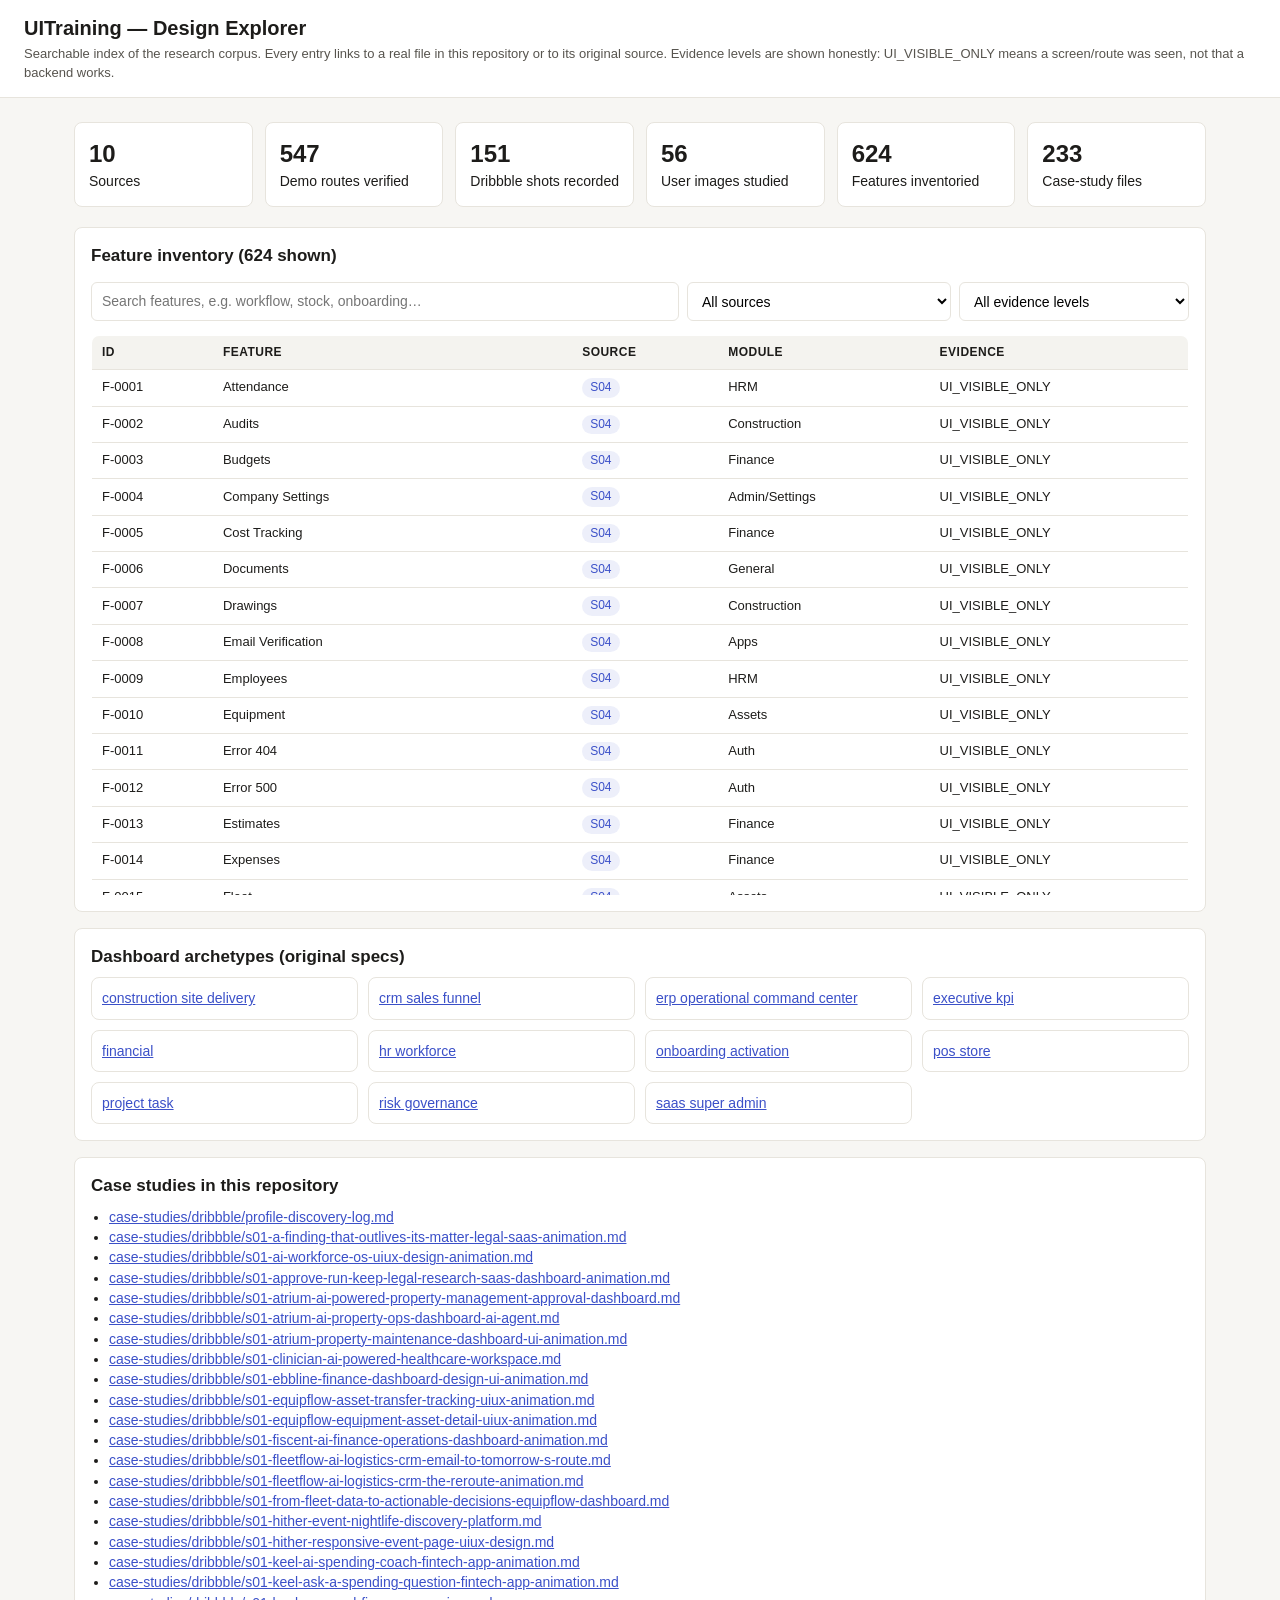
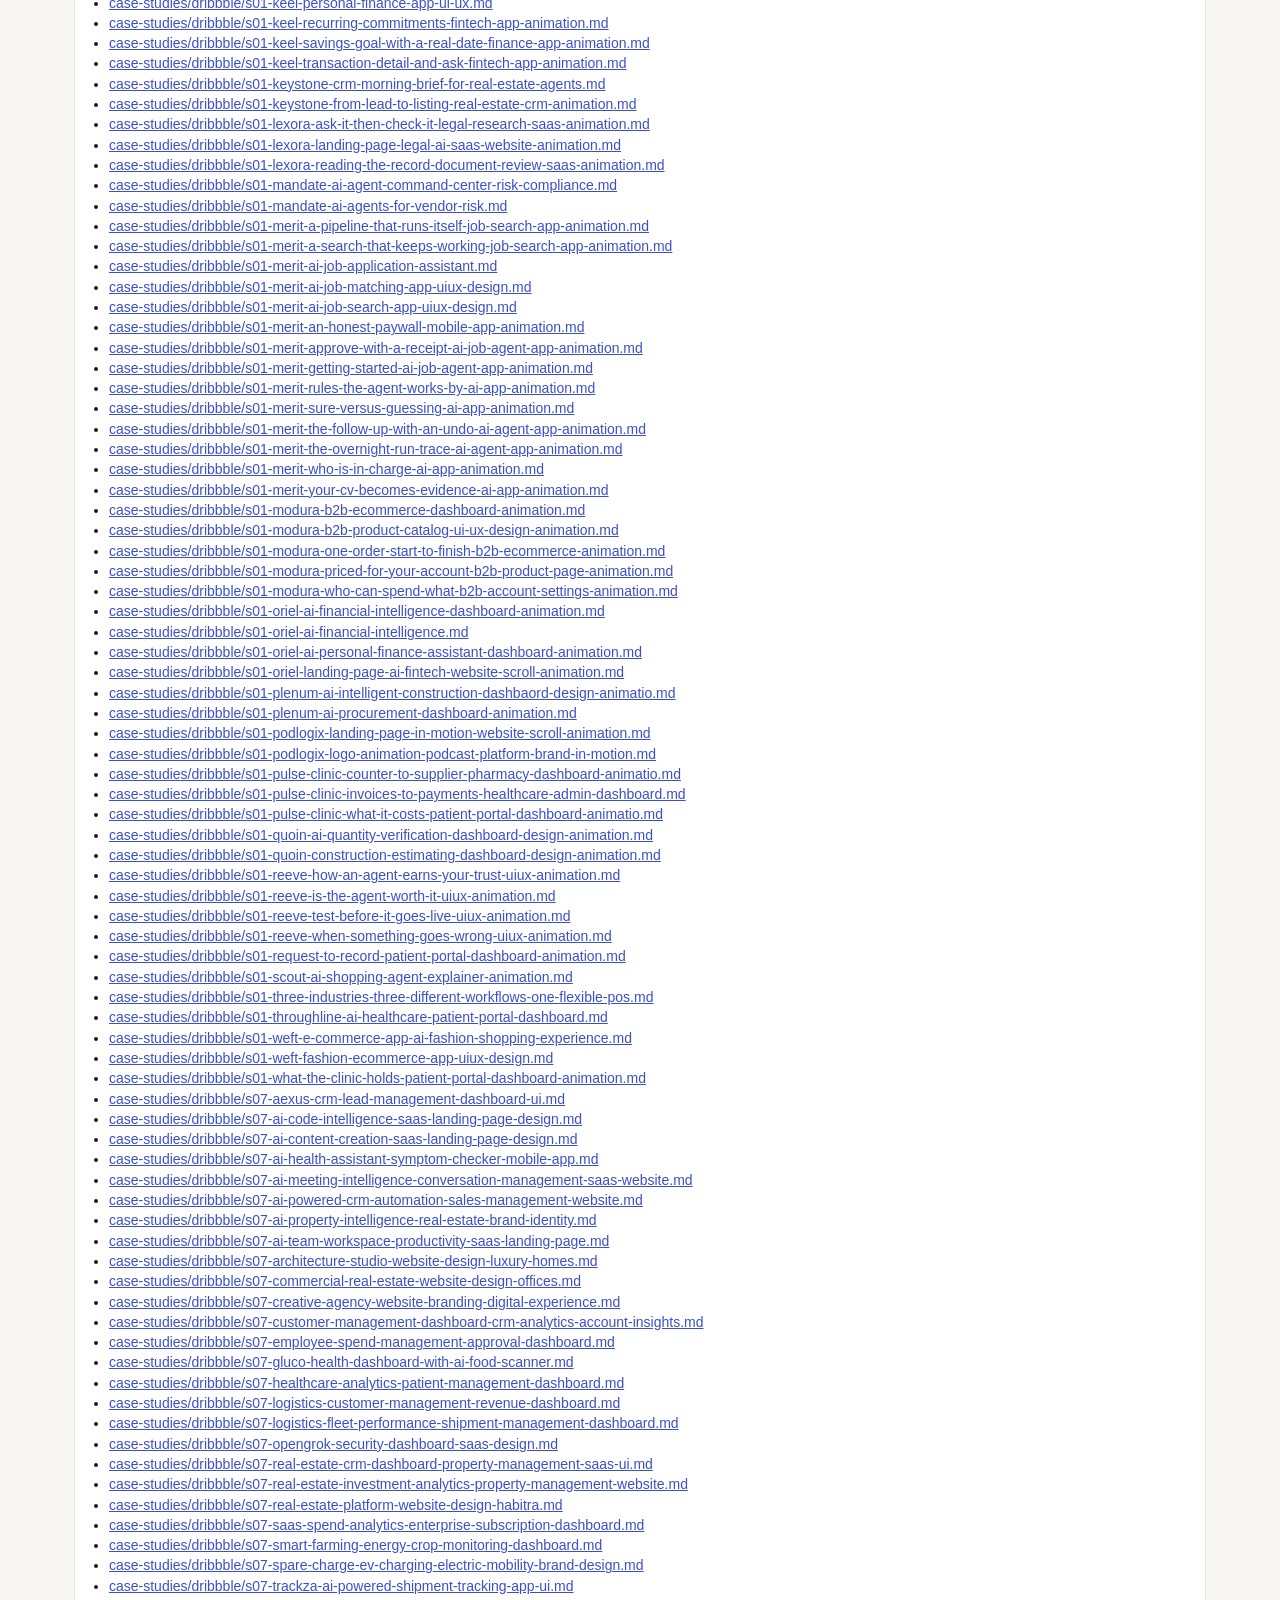
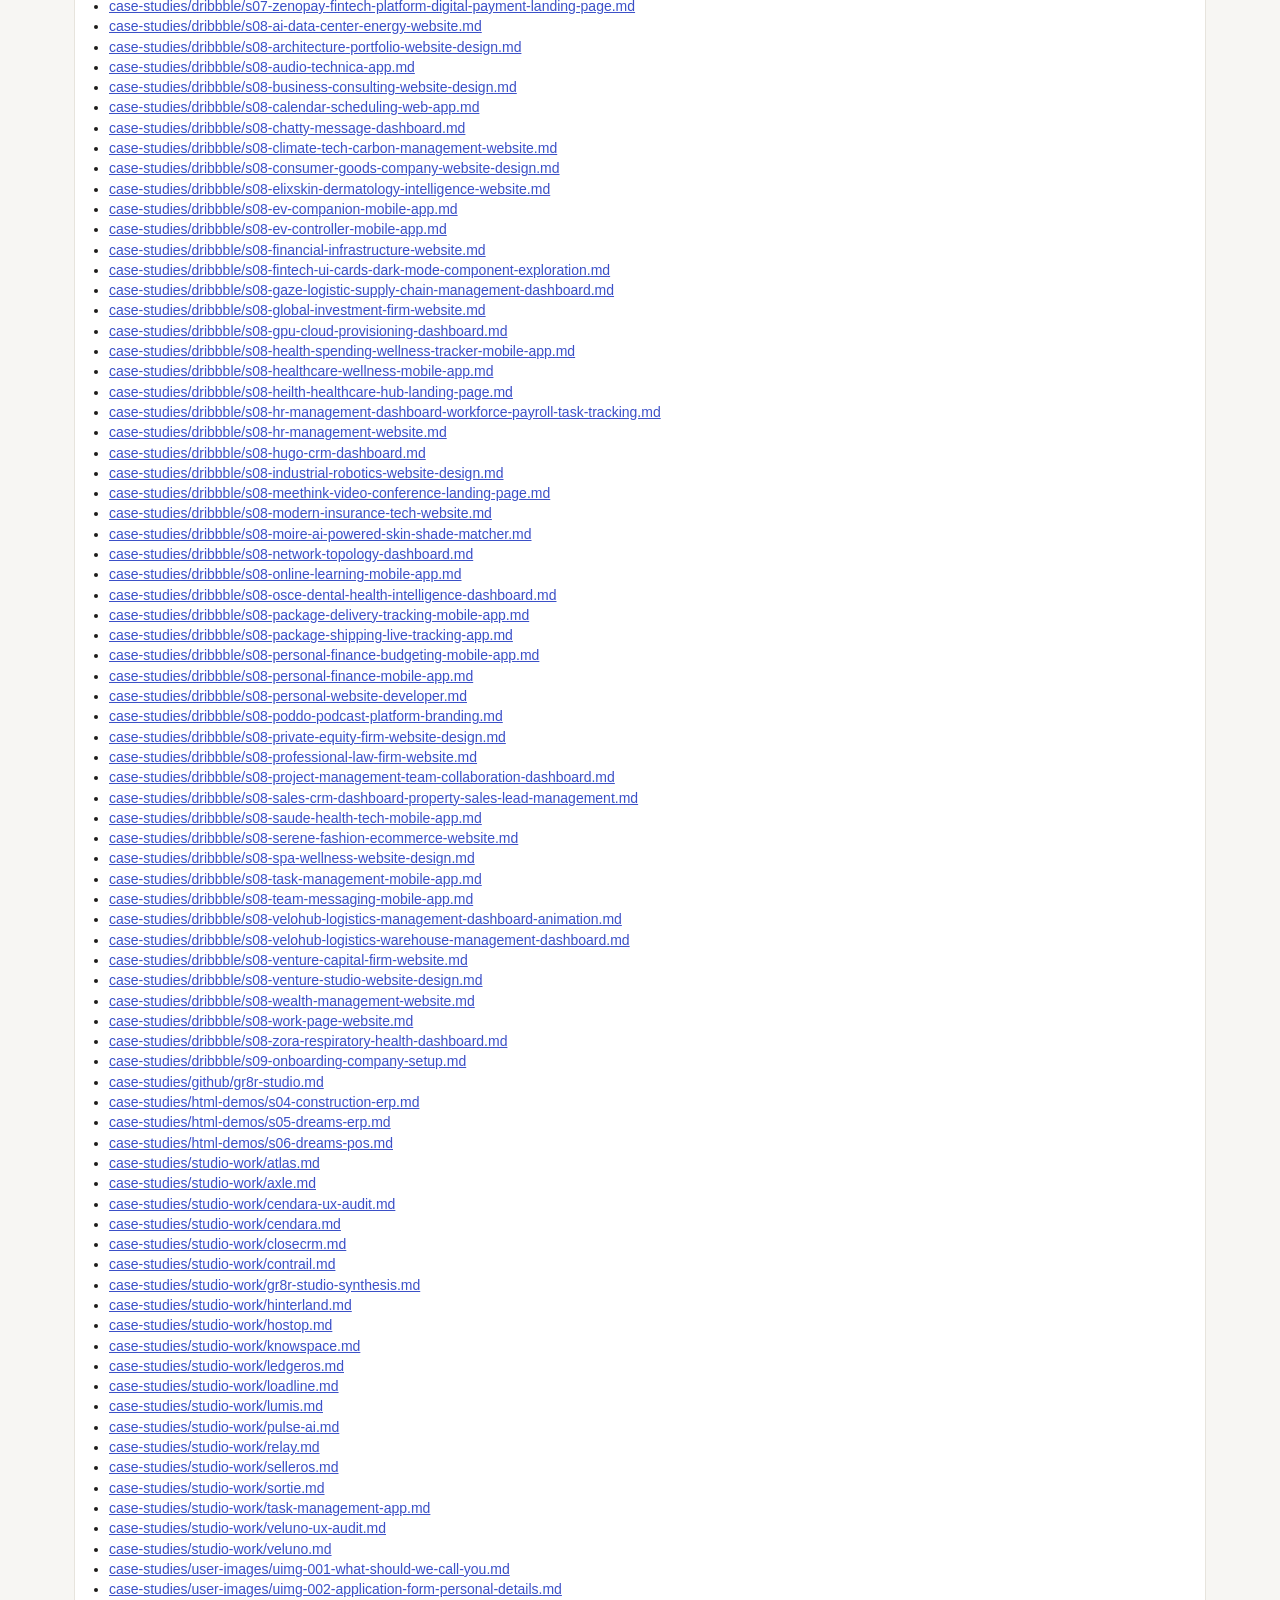
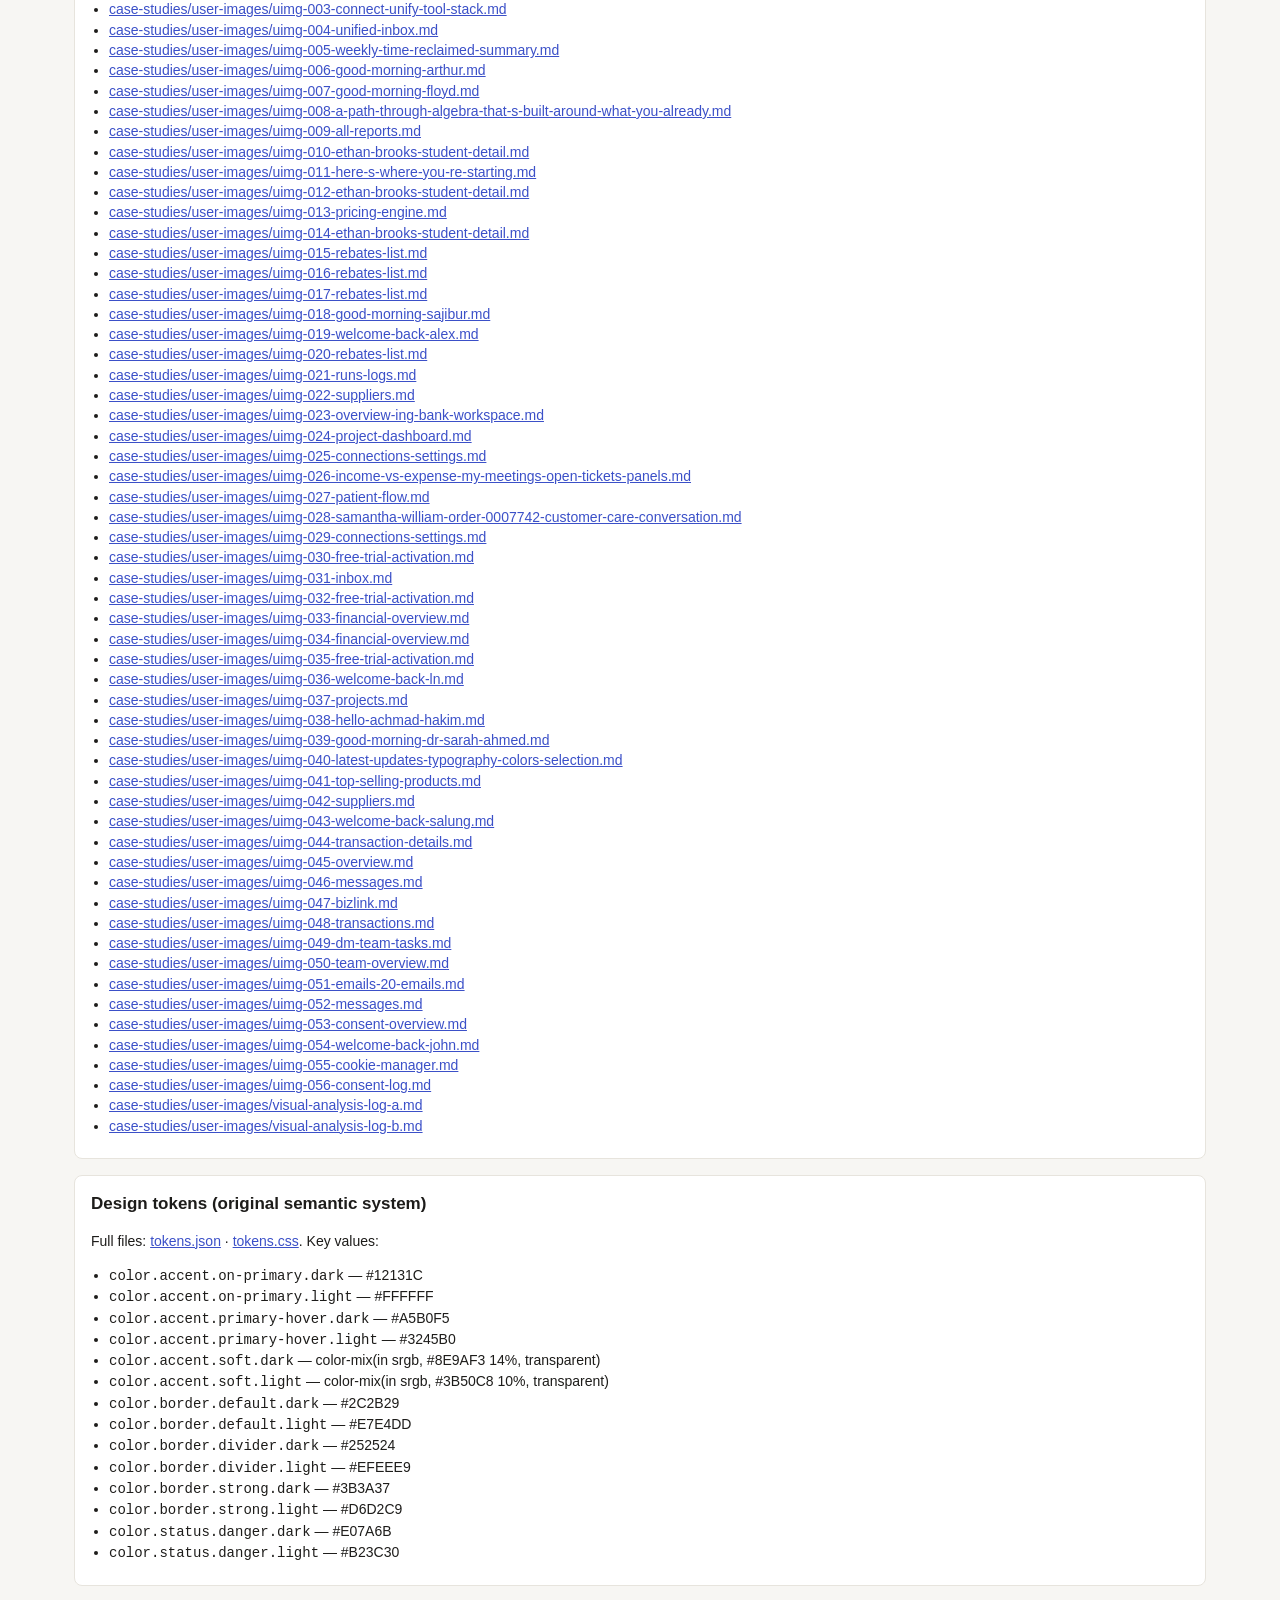
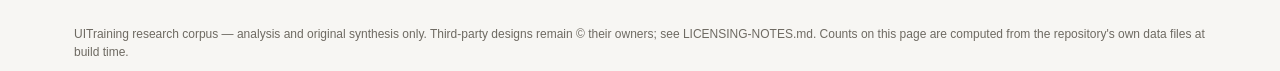
<file: apps/design-explorer/index.html>
<!DOCTYPE html>
<html lang="en">
<head>
<meta charset="utf-8">
<meta name="viewport" content="width=device-width, initial-scale=1">
<title>UITraining — Design Explorer</title>
<style>
:root{--canvas:#F7F6F3;--card:#fff;--border:#E7E4DD;--text:#1D1C1A;--text2:#57544E;--text3:#6E6A62;--accent:#3B50C8;--accent-soft:rgba(59,80,200,.09);--r:8px}
*{box-sizing:border-box}body{margin:0;font-family:Inter,ui-sans-serif,-apple-system,'Segoe UI',Roboto,Arial,sans-serif;background:var(--canvas);color:var(--text);font-size:14px;line-height:1.45}
header{position:sticky;top:0;background:var(--card);border-bottom:1px solid var(--border);padding:14px 24px;z-index:5}
h1{font-size:20px;margin:0 0 2px} .sub{color:var(--text2);font-size:13px}
main{max-width:1180px;margin:0 auto;padding:24px}
.stats{display:grid;grid-template-columns:repeat(auto-fit,minmax(150px,1fr));gap:12px;margin-bottom:20px}
.stat{background:var(--card);border:1px solid var(--border);border-radius:var(--r);padding:14px}
.stat b{font-size:24px;display:block;font-variant-numeric:tabular-nums}
.controls{display:flex;gap:8px;flex-wrap:wrap;margin:14px 0}
input[type=search],select{padding:8px 10px;border:1px solid var(--border);border-radius:6px;font:inherit;background:var(--card)}
input[type=search]{flex:1;min-width:220px}
table{width:100%;border-collapse:collapse;background:var(--card);border:1px solid var(--border);border-radius:var(--r);overflow:hidden}
th,td{text-align:left;padding:8px 10px;border-bottom:1px solid var(--border);font-size:13px}
th{background:#F4F3EF;font-size:12px;text-transform:uppercase;letter-spacing:.04em}
.pill{display:inline-block;padding:1px 8px;border-radius:999px;background:var(--accent-soft);color:var(--accent);font-size:12px}
section{background:var(--card);border:1px solid var(--border);border-radius:var(--r);padding:16px;margin-bottom:16px}
h2{font-size:17px;margin:0 0 8px} a{color:var(--accent)} ul{margin:6px 0;padding-left:18px}
.grid{display:grid;grid-template-columns:repeat(auto-fit,minmax(230px,1fr));gap:10px}
.chip{border:1px solid var(--border);border-radius:var(--r);padding:10px}
:focus-visible{outline:2px solid var(--accent);outline-offset:2px}
footer{color:var(--text3);font-size:12px;padding:0 24px 24px;max-width:1180px;margin:0 auto}
</style>
</head>
<body>
<header>
<h1>UITraining — Design Explorer</h1>
<div class="sub">Searchable index of the research corpus. Every entry links to a real file in this repository or to its original source. Evidence levels are shown honestly: UI_VISIBLE_ONLY means a screen/route was seen, not that a backend works.</div>
</header>
<main>
<div class="stats" id="stats"></div>
<section>
<h2>Feature inventory (<span id="fcount"></span>)</h2>
<div class="controls">
<input type="search" id="q" placeholder="Search features, e.g. workflow, stock, onboarding…" aria-label="Search features">
<select id="fsrc" aria-label="Filter by source"><option value="">All sources</option></select>
<select id="fev" aria-label="Filter by evidence"><option value="">All evidence levels</option></select>
</div>
<div style="overflow:auto;max-height:560px"><table><thead><tr><th>ID</th><th>Feature</th><th>Source</th><th>Module</th><th>Evidence</th></tr></thead><tbody id="fbody"></tbody></table></div>
</section>
<section>
<h2>Dashboard archetypes (original specs)</h2>
<div class="grid" id="archs"></div>
</section>
<section>
<h2>Case studies in this repository</h2>
<ul id="cases"></ul>
</section>
<section>
<h2>Design tokens (original semantic system)</h2>
<p>Full files: <a href="../../design-system/tokens/tokens.json">tokens.json</a> · <a href="../../design-system/tokens/tokens.css">tokens.css</a>. Key values:</p>
<ul id="tokens"></ul>
</section>
</main>
<footer>UITraining research corpus — analysis and original synthesis only. Third-party designs remain © their owners; see LICENSING-NOTES.md. Counts on this page are computed from the repository's own data files at build time.</footer>
<script>
const FEATURES = [{"id": "F-0001", "n": "Attendance", "s": "S04", "m": "HRM", "e": "UI_VISIBLE_ONLY"}, {"id": "F-0002", "n": "Audits", "s": "S04", "m": "Construction", "e": "UI_VISIBLE_ONLY"}, {"id": "F-0003", "n": "Budgets", "s": "S04", "m": "Finance", "e": "UI_VISIBLE_ONLY"}, {"id": "F-0004", "n": "Company Settings", "s": "S04", "m": "Admin/Settings", "e": "UI_VISIBLE_ONLY"}, {"id": "F-0005", "n": "Cost Tracking", "s": "S04", "m": "Finance", "e": "UI_VISIBLE_ONLY"}, {"id": "F-0006", "n": "Documents", "s": "S04", "m": "General", "e": "UI_VISIBLE_ONLY"}, {"id": "F-0007", "n": "Drawings", "s": "S04", "m": "Construction", "e": "UI_VISIBLE_ONLY"}, {"id": "F-0008", "n": "Email Verification", "s": "S04", "m": "Apps", "e": "UI_VISIBLE_ONLY"}, {"id": "F-0009", "n": "Employees", "s": "S04", "m": "HRM", "e": "UI_VISIBLE_ONLY"}, {"id": "F-0010", "n": "Equipment", "s": "S04", "m": "Assets", "e": "UI_VISIBLE_ONLY"}, {"id": "F-0011", "n": "Error 404", "s": "S04", "m": "Auth", "e": "UI_VISIBLE_ONLY"}, {"id": "F-0012", "n": "Error 500", "s": "S04", "m": "Auth", "e": "UI_VISIBLE_ONLY"}, {"id": "F-0013", "n": "Estimates", "s": "S04", "m": "Finance", "e": "UI_VISIBLE_ONLY"}, {"id": "F-0014", "n": "Expenses", "s": "S04", "m": "Finance", "e": "UI_VISIBLE_ONLY"}, {"id": "F-0015", "n": "Fleet", "s": "S04", "m": "Assets", "e": "UI_VISIBLE_ONLY"}, {"id": "F-0016", "n": "Forgot Password", "s": "S04", "m": "Auth", "e": "UI_VISIBLE_ONLY"}, {"id": "F-0017", "n": "Index", "s": "S04", "m": "Dashboards", "e": "UI_VISIBLE_ONLY"}, {"id": "F-0018", "n": "Integrations", "s": "S04", "m": "Admin/Settings", "e": "UI_VISIBLE_ONLY"}, {"id": "F-0019", "n": "Inventory", "s": "S04", "m": "Inventory", "e": "UI_VISIBLE_ONLY"}, {"id": "F-0020", "n": "Invoices", "s": "S04", "m": "Finance", "e": "UI_VISIBLE_ONLY"}, {"id": "F-0021", "n": "Lock Screen", "s": "S04", "m": "Auth", "e": "UI_VISIBLE_ONLY"}, {"id": "F-0022", "n": "Login", "s": "S04", "m": "Auth", "e": "UI_VISIBLE_ONLY"}, {"id": "F-0023", "n": "Maintenance", "s": "S04", "m": "Assets", "e": "UI_VISIBLE_ONLY"}, {"id": "F-0024", "n": "Material Requests", "s": "S04", "m": "Construction", "e": "UI_VISIBLE_ONLY"}, {"id": "F-0025", "n": "Notifications", "s": "S04", "m": "General", "e": "UI_VISIBLE_ONLY"}, {"id": "F-0026", "n": "OTP Verification", "s": "S04", "m": "Auth", "e": "UI_VISIBLE_ONLY"}, {"id": "F-0027", "n": "Payments", "s": "S04", "m": "Finance", "e": "UI_VISIBLE_ONLY"}, {"id": "F-0028", "n": "Payroll", "s": "S04", "m": "HRM", "e": "UI_VISIBLE_ONLY"}, {"id": "F-0029", "n": "Profile", "s": "S04", "m": "Admin/Settings", "e": "UI_VISIBLE_ONLY"}, {"id": "F-0030", "n": "Project Documents", "s": "S04", "m": "Projects", "e": "UI_VISIBLE_ONLY"}, {"id": "F-0031", "n": "Project List", "s": "S04", "m": "Projects", "e": "UI_VISIBLE_ONLY"}, {"id": "F-0032", "n": "Project Milestones", "s": "S04", "m": "Projects", "e": "UI_VISIBLE_ONLY"}, {"id": "F-0033", "n": "Project Overview", "s": "S04", "m": "Projects", "e": "UI_VISIBLE_ONLY"}, {"id": "F-0034", "n": "Project Phases Tasks", "s": "S04", "m": "Projects", "e": "UI_VISIBLE_ONLY"}, {"id": "F-0035", "n": "Project Planning", "s": "S04", "m": "Projects", "e": "UI_VISIBLE_ONLY"}, {"id": "F-0036", "n": "Project Progress", "s": "S04", "m": "Projects", "e": "UI_VISIBLE_ONLY"}, {"id": "F-0037", "n": "Purchase Orders", "s": "S04", "m": "Procurement", "e": "UI_VISIBLE_ONLY"}, {"id": "F-0038", "n": "Quality Checks", "s": "S04", "m": "Construction", "e": "UI_VISIBLE_ONLY"}, {"id": "F-0039", "n": "Quotations", "s": "S04", "m": "Finance", "e": "UI_VISIBLE_ONLY"}, {"id": "F-0040", "n": "Register", "s": "S04", "m": "POS", "e": "UI_VISIBLE_ONLY"}, {"id": "F-0041", "n": "Reports Custom", "s": "S04", "m": "Reports", "e": "UI_VISIBLE_ONLY"}, {"id": "F-0042", "n": "Reports Finance", "s": "S04", "m": "Finance", "e": "UI_VISIBLE_ONLY"}, {"id": "F-0043", "n": "Reports Projects", "s": "S04", "m": "Projects", "e": "UI_VISIBLE_ONLY"}, {"id": "F-0044", "n": "Reset Password", "s": "S04", "m": "Auth", "e": "UI_VISIBLE_ONLY"}, {"id": "F-0045", "n": "Rfis", "s": "S04", "m": "General", "e": "UI_VISIBLE_ONLY"}, {"id": "F-0046", "n": "Safety Incidents", "s": "S04", "m": "Construction", "e": "UI_VISIBLE_ONLY"}, {"id": "F-0047", "n": "Site Inspections", "s": "S04", "m": "Construction", "e": "UI_VISIBLE_ONLY"}, {"id": "F-0048", "n": "Site Overview", "s": "S04", "m": "Construction", "e": "UI_VISIBLE_ONLY"}, {"id": "F-0049", "n": "Site Reports", "s": "S04", "m": "Construction", "e": "UI_VISIBLE_ONLY"}, {"id": "F-0050", "n": "Two Factor Authentication", "s": "S04", "m": "General", "e": "UI_VISIBLE_ONLY"}, {"id": "F-0051", "n": "Users Roles", "s": "S04", "m": "Admin/Settings", "e": "UI_VISIBLE_ONLY"}, {"id": "F-0052", "n": "Vendors", "s": "S04", "m": "Procurement", "e": "UI_VISIBLE_ONLY"}, {"id": "F-0053", "n": "Warehouses", "s": "S04", "m": "Inventory", "e": "UI_VISIBLE_ONLY"}, {"id": "F-0054", "n": "Add Employee", "s": "S05", "m": "HRM", "e": "UI_VISIBLE_ONLY"}, {"id": "F-0055", "n": "Add Job Requisition", "s": "S05", "m": "HRM", "e": "UI_VISIBLE_ONLY"}, {"id": "F-0056", "n": "Add Product", "s": "S05", "m": "Inventory", "e": "UI_VISIBLE_ONLY"}, {"id": "F-0057", "n": "Asset Analytics", "s": "S05", "m": "Assets", "e": "UI_VISIBLE_ONLY"}, {"id": "F-0058", "n": "Asset Register", "s": "S05", "m": "POS", "e": "UI_VISIBLE_ONLY"}, {"id": "F-0059", "n": "Assignments", "s": "S05", "m": "General", "e": "UI_VISIBLE_ONLY"}, {"id": "F-0060", "n": "Attendance", "s": "S05", "m": "HRM", "e": "UI_VISIBLE_ONLY"}, {"id": "F-0061", "n": "Barcode Print", "s": "S05", "m": "Inventory", "e": "UI_VISIBLE_ONLY"}, {"id": "F-0062", "n": "Blank Page", "s": "S05", "m": "General", "e": "UI_VISIBLE_ONLY"}, {"id": "F-0063", "n": "Brands", "s": "S05", "m": "Inventory", "e": "UI_VISIBLE_ONLY"}, {"id": "F-0064", "n": "Budgeting", "s": "S05", "m": "Finance", "e": "UI_VISIBLE_ONLY"}, {"id": "F-0065", "n": "Calendar", "s": "S05", "m": "Apps", "e": "UI_VISIBLE_ONLY"}, {"id": "F-0066", "n": "Campaigns", "s": "S05", "m": "CRM/Sales", "e": "UI_VISIBLE_ONLY"}, {"id": "F-0067", "n": "Cash Sales", "s": "S05", "m": "Finance", "e": "UI_VISIBLE_ONLY"}, {"id": "F-0068", "n": "Cashflow", "s": "S05", "m": "Finance", "e": "UI_VISIBLE_ONLY"}, {"id": "F-0069", "n": "Categories", "s": "S05", "m": "General", "e": "UI_VISIBLE_ONLY"}, {"id": "F-0070", "n": "Chart Apex", "s": "S05", "m": "Reports", "e": "UI_VISIBLE_ONLY"}, {"id": "F-0071", "n": "Chart Js", "s": "S05", "m": "Reports", "e": "UI_VISIBLE_ONLY"}, {"id": "F-0072", "n": "Chat", "s": "S05", "m": "Apps", "e": "UI_VISIBLE_ONLY"}, {"id": "F-0073", "n": "Coming Soon", "s": "S05", "m": "General", "e": "UI_VISIBLE_ONLY"}, {"id": "F-0074", "n": "Compliance Docs", "s": "S05", "m": "General", "e": "UI_VISIBLE_ONLY"}, {"id": "F-0075", "n": "Contact Messages", "s": "S05", "m": "CRM/Sales", "e": "UI_VISIBLE_ONLY"}, {"id": "F-0076", "n": "Contacts Grid", "s": "S05", "m": "CRM/Sales", "e": "UI_VISIBLE_ONLY"}, {"id": "F-0077", "n": "Credit Notes", "s": "S05", "m": "Apps", "e": "UI_VISIBLE_ONLY"}, {"id": "F-0078", "n": "Crm Dashboard", "s": "S05", "m": "Projects", "e": "UI_VISIBLE_ONLY"}, {"id": "F-0079", "n": "Customer Analytics", "s": "S05", "m": "CRM/Sales", "e": "UI_VISIBLE_ONLY"}, {"id": "F-0080", "n": "Customer Feedback", "s": "S05", "m": "CRM/Sales", "e": "UI_VISIBLE_ONLY"}, {"id": "F-0081", "n": "Customers", "s": "S05", "m": "CRM/Sales", "e": "UI_VISIBLE_ONLY"}, {"id": "F-0082", "n": "Data Tables", "s": "S05", "m": "General", "e": "UI_VISIBLE_ONLY"}, {"id": "F-0083", "n": "Deals Grid", "s": "S05", "m": "CRM/Sales", "e": "UI_VISIBLE_ONLY"}, {"id": "F-0084", "n": "Deals", "s": "S05", "m": "CRM/Sales", "e": "UI_VISIBLE_ONLY"}, {"id": "F-0085", "n": "Delete Requests", "s": "S05", "m": "General", "e": "UI_VISIBLE_ONLY"}, {"id": "F-0086", "n": "Delivery Notes", "s": "S05", "m": "Apps", "e": "UI_VISIBLE_ONLY"}, {"id": "F-0087", "n": "Departments", "s": "S05", "m": "HRM", "e": "UI_VISIBLE_ONLY"}, {"id": "F-0088", "n": "Depreciation", "s": "S05", "m": "General", "e": "UI_VISIBLE_ONLY"}, {"id": "F-0089", "n": "Designations Roles", "s": "S05", "m": "HRM", "e": "UI_VISIBLE_ONLY"}, {"id": "F-0090", "n": "Disposal", "s": "S05", "m": "POS", "e": "UI_VISIBLE_ONLY"}, {"id": "F-0091", "n": "Document Repository", "s": "S05", "m": "POS", "e": "UI_VISIBLE_ONLY"}, {"id": "F-0092", "n": "Document Workflows", "s": "S05", "m": "Workflow", "e": "UI_VISIBLE_ONLY"}, {"id": "F-0093", "n": "Edit Profile", "s": "S05", "m": "Admin/Settings", "e": "UI_VISIBLE_ONLY"}, {"id": "F-0094", "n": "Email Verification Cover", "s": "S05", "m": "Apps", "e": "UI_VISIBLE_ONLY"}, {"id": "F-0095", "n": "Email Verification Illustration", "s": "S05", "m": "Apps", "e": "UI_VISIBLE_ONLY"}, {"id": "F-0096", "n": "Email Verification", "s": "S05", "m": "Apps", "e": "UI_VISIBLE_ONLY"}, {"id": "F-0097", "n": "Email", "s": "S05", "m": "Apps", "e": "UI_VISIBLE_ONLY"}, {"id": "F-0098", "n": "Employees Grid", "s": "S05", "m": "HRM", "e": "UI_VISIBLE_ONLY"}, {"id": "F-0099", "n": "Employees", "s": "S05", "m": "HRM", "e": "UI_VISIBLE_ONLY"}, {"id": "F-0100", "n": "Error 404", "s": "S05", "m": "Auth", "e": "UI_VISIBLE_ONLY"}, {"id": "F-0101", "n": "Error 500", "s": "S05", "m": "Auth", "e": "UI_VISIBLE_ONLY"}, {"id": "F-0102", "n": "Expense Category", "s": "S05", "m": "Finance", "e": "UI_VISIBLE_ONLY"}, {"id": "F-0103", "n": "Expense Summary", "s": "S05", "m": "Finance", "e": "UI_VISIBLE_ONLY"}, {"id": "F-0104", "n": "Expenses", "s": "S05", "m": "Finance", "e": "UI_VISIBLE_ONLY"}, {"id": "F-0105", "n": "File Manager", "s": "S05", "m": "Apps", "e": "UI_VISIBLE_ONLY"}, {"id": "F-0106", "n": "Finance Dashboard", "s": "S05", "m": "Finance", "e": "UI_VISIBLE_ONLY"}, {"id": "F-0107", "n": "Forgot Password Cover", "s": "S05", "m": "Auth", "e": "UI_VISIBLE_ONLY"}, {"id": "F-0108", "n": "Forgot Password Illustration", "s": "S05", "m": "Auth", "e": "UI_VISIBLE_ONLY"}, {"id": "F-0109", "n": "Forgot Password", "s": "S05", "m": "Auth", "e": "UI_VISIBLE_ONLY"}, {"id": "F-0110", "n": "Form Editors", "s": "S05", "m": "General", "e": "UI_VISIBLE_ONLY"}, {"id": "F-0111", "n": "Form Elements", "s": "S05", "m": "General", "e": "UI_VISIBLE_ONLY"}, {"id": "F-0112", "n": "Form Pickers", "s": "S05", "m": "General", "e": "UI_VISIBLE_ONLY"}, {"id": "F-0113", "n": "Form Select2", "s": "S05", "m": "General", "e": "UI_VISIBLE_ONLY"}, {"id": "F-0114", "n": "General Settings", "s": "S05", "m": "Admin/Settings", "e": "UI_VISIBLE_ONLY"}, {"id": "F-0115", "n": "Holidays", "s": "S05", "m": "HRM", "e": "UI_VISIBLE_ONLY"}, {"id": "F-0116", "n": "Hr Analytics", "s": "S05", "m": "Reports", "e": "UI_VISIBLE_ONLY"}, {"id": "F-0117", "n": "Icon Fontawesome", "s": "S05", "m": "General", "e": "UI_VISIBLE_ONLY"}, {"id": "F-0118", "n": "Icon Lucide", "s": "S05", "m": "General", "e": "UI_VISIBLE_ONLY"}, {"id": "F-0119", "n": "Icon Phosphor", "s": "S05", "m": "General", "e": "UI_VISIBLE_ONLY"}, {"id": "F-0120", "n": "Icon Tabler", "s": "S05", "m": "General", "e": "UI_VISIBLE_ONLY"}, {"id": "F-0121", "n": "Income Expense", "s": "S05", "m": "Finance", "e": "UI_VISIBLE_ONLY"}, {"id": "F-0122", "n": "Income Summary", "s": "S05", "m": "General", "e": "UI_VISIBLE_ONLY"}, {"id": "F-0123", "n": "Index", "s": "S05", "m": "Dashboards", "e": "UI_VISIBLE_ONLY"}, {"id": "F-0124", "n": "Integrations Settings", "s": "S05", "m": "Admin/Settings", "e": "UI_VISIBLE_ONLY"}, {"id": "F-0125", "n": "Inventory Dashboard", "s": "S05", "m": "Inventory", "e": "UI_VISIBLE_ONLY"}, {"id": "F-0126", "n": "Inventory", "s": "S05", "m": "Inventory", "e": "UI_VISIBLE_ONLY"}, {"id": "F-0127", "n": "Invoice Templates", "s": "S05", "m": "Finance", "e": "UI_VISIBLE_ONLY"}, {"id": "F-0128", "n": "Knowledge Base", "s": "S05", "m": "General", "e": "UI_VISIBLE_ONLY"}, {"id": "F-0129", "n": "Layout Fullwidth", "s": "S05", "m": "General", "e": "UI_VISIBLE_ONLY"}, {"id": "F-0130", "n": "Layout Hidden", "s": "S05", "m": "General", "e": "UI_VISIBLE_ONLY"}, {"id": "F-0131", "n": "Layout Hoverview", "s": "S05", "m": "Dashboards", "e": "UI_VISIBLE_ONLY"}, {"id": "F-0132", "n": "Layout Mini", "s": "S05", "m": "General", "e": "UI_VISIBLE_ONLY"}, {"id": "F-0133", "n": "Layout Rtl", "s": "S05", "m": "General", "e": "UI_VISIBLE_ONLY"}, {"id": "F-0134", "n": "Leads Grid", "s": "S05", "m": "CRM/Sales", "e": "UI_VISIBLE_ONLY"}, {"id": "F-0135", "n": "Leave Types", "s": "S05", "m": "HRM", "e": "UI_VISIBLE_ONLY"}, {"id": "F-0136", "n": "Leave", "s": "S05", "m": "HRM", "e": "UI_VISIBLE_ONLY"}, {"id": "F-0137", "n": "Lock Screen", "s": "S05", "m": "Auth", "e": "UI_VISIBLE_ONLY"}, {"id": "F-0138", "n": "Login Cover", "s": "S05", "m": "Auth", "e": "UI_VISIBLE_ONLY"}, {"id": "F-0139", "n": "Login Illustration", "s": "S05", "m": "Auth", "e": "UI_VISIBLE_ONLY"}, {"id": "F-0140", "n": "Login", "s": "S05", "m": "Auth", "e": "UI_VISIBLE_ONLY"}, {"id": "F-0141", "n": "Maintenance", "s": "S05", "m": "Assets", "e": "UI_VISIBLE_ONLY"}, {"id": "F-0142", "n": "Manage Stock", "s": "S05", "m": "Inventory", "e": "UI_VISIBLE_ONLY"}, {"id": "F-0143", "n": "Membership Addons", "s": "S05", "m": "General", "e": "UI_VISIBLE_ONLY"}, {"id": "F-0144", "n": "Membership Plans", "s": "S05", "m": "General", "e": "UI_VISIBLE_ONLY"}, {"id": "F-0145", "n": "Milestones", "s": "S05", "m": "Projects", "e": "UI_VISIBLE_ONLY"}, {"id": "F-0146", "n": "Notes", "s": "S05", "m": "Apps", "e": "UI_VISIBLE_ONLY"}, {"id": "F-0147", "n": "Notifications Settings", "s": "S05", "m": "Admin/Settings", "e": "UI_VISIBLE_ONLY"}, {"id": "F-0148", "n": "Payments", "s": "S05", "m": "Finance", "e": "UI_VISIBLE_ONLY"}, {"id": "F-0149", "n": "Payroll", "s": "S05", "m": "HRM", "e": "UI_VISIBLE_ONLY"}, {"id": "F-0150", "n": "Performance Appraisal", "s": "S05", "m": "HRM", "e": "UI_VISIBLE_ONLY"}, {"id": "F-0151", "n": "Pipeline", "s": "S05", "m": "CRM/Sales", "e": "UI_VISIBLE_ONLY"}, {"id": "F-0152", "n": "Policies Manuals", "s": "S05", "m": "General", "e": "UI_VISIBLE_ONLY"}, {"id": "F-0153", "n": "POS Dashboard", "s": "S05", "m": "Projects", "e": "UI_VISIBLE_ONLY"}, {"id": "F-0154", "n": "POS Orders", "s": "S05", "m": "POS", "e": "UI_VISIBLE_ONLY"}, {"id": "F-0155", "n": "POS", "s": "S05", "m": "POS", "e": "UI_VISIBLE_ONLY"}, {"id": "F-0156", "n": "Print Settings", "s": "S05", "m": "Admin/Settings", "e": "UI_VISIBLE_ONLY"}, {"id": "F-0157", "n": "Procurement Analytics", "s": "S05", "m": "Reports", "e": "UI_VISIBLE_ONLY"}, {"id": "F-0158", "n": "Procurement Dashboard", "s": "S05", "m": "Projects", "e": "UI_VISIBLE_ONLY"}, {"id": "F-0159", "n": "Products", "s": "S05", "m": "Inventory", "e": "UI_VISIBLE_ONLY"}, {"id": "F-0160", "n": "Profile", "s": "S05", "m": "Admin/Settings", "e": "UI_VISIBLE_ONLY"}, {"id": "F-0161", "n": "Profit Loss", "s": "S05", "m": "Finance", "e": "UI_VISIBLE_ONLY"}, {"id": "F-0162", "n": "Project Analytics", "s": "S05", "m": "Projects", "e": "UI_VISIBLE_ONLY"}, {"id": "F-0163", "n": "Project Dashboard", "s": "S05", "m": "Projects", "e": "UI_VISIBLE_ONLY"}, {"id": "F-0164", "n": "Projects Grid", "s": "S05", "m": "Projects", "e": "UI_VISIBLE_ONLY"}, {"id": "F-0165", "n": "Purchase Orders", "s": "S05", "m": "Procurement", "e": "UI_VISIBLE_ONLY"}, {"id": "F-0166", "n": "Purchase Return", "s": "S05", "m": "Procurement", "e": "UI_VISIBLE_ONLY"}, {"id": "F-0167", "n": "Purchases", "s": "S05", "m": "Procurement", "e": "UI_VISIBLE_ONLY"}, {"id": "F-0168", "n": "Qr Code Print", "s": "S05", "m": "General", "e": "UI_VISIBLE_ONLY"}, {"id": "F-0169", "n": "Recruitment", "s": "S05", "m": "HRM", "e": "UI_VISIBLE_ONLY"}, {"id": "F-0170", "n": "Recurring Invoices", "s": "S05", "m": "Finance", "e": "UI_VISIBLE_ONLY"}, {"id": "F-0171", "n": "Refunds", "s": "S05", "m": "General", "e": "UI_VISIBLE_ONLY"}, {"id": "F-0172", "n": "Register Cover", "s": "S05", "m": "POS", "e": "UI_VISIBLE_ONLY"}, {"id": "F-0173", "n": "Register Illustration", "s": "S05", "m": "POS", "e": "UI_VISIBLE_ONLY"}, {"id": "F-0174", "n": "Register", "s": "S05", "m": "POS", "e": "UI_VISIBLE_ONLY"}, {"id": "F-0175", "n": "Reset Password Cover", "s": "S05", "m": "Auth", "e": "UI_VISIBLE_ONLY"}, {"id": "F-0176", "n": "Reset Password Illustration", "s": "S05", "m": "Auth", "e": "UI_VISIBLE_ONLY"}, {"id": "F-0177", "n": "Reset Password", "s": "S05", "m": "Auth", "e": "UI_VISIBLE_ONLY"}, {"id": "F-0178", "n": "Resource Allocation", "s": "S05", "m": "General", "e": "UI_VISIBLE_ONLY"}, {"id": "F-0179", "n": "Roles Permissions", "s": "S05", "m": "Admin/Settings", "e": "UI_VISIBLE_ONLY"}, {"id": "F-0180", "n": "Sales Analytics", "s": "S05", "m": "CRM/Sales", "e": "UI_VISIBLE_ONLY"}, {"id": "F-0181", "n": "Sales Dashboard", "s": "S05", "m": "CRM/Sales", "e": "UI_VISIBLE_ONLY"}, {"id": "F-0182", "n": "Sales Orders", "s": "S05", "m": "CRM/Sales", "e": "UI_VISIBLE_ONLY"}, {"id": "F-0183", "n": "Sales Quotes", "s": "S05", "m": "Finance", "e": "UI_VISIBLE_ONLY"}, {"id": "F-0184", "n": "Security Settings", "s": "S05", "m": "Admin/Settings", "e": "UI_VISIBLE_ONLY"}, {"id": "F-0185", "n": "Sla Management", "s": "S05", "m": "General", "e": "UI_VISIBLE_ONLY"}, {"id": "F-0186", "n": "Stock Adjustment", "s": "S05", "m": "Inventory", "e": "UI_VISIBLE_ONLY"}, {"id": "F-0187", "n": "Stock Transfer", "s": "S05", "m": "Inventory", "e": "UI_VISIBLE_ONLY"}, {"id": "F-0188", "n": "Suppliers", "s": "S05", "m": "Procurement", "e": "UI_VISIBLE_ONLY"}, {"id": "F-0189", "n": "Support Dashboard", "s": "S05", "m": "Projects", "e": "UI_VISIBLE_ONLY"}, {"id": "F-0190", "n": "Tables Basic", "s": "S05", "m": "General", "e": "UI_VISIBLE_ONLY"}, {"id": "F-0191", "n": "Tasks Grid", "s": "S05", "m": "Projects", "e": "UI_VISIBLE_ONLY"}, {"id": "F-0192", "n": "Tax Summary", "s": "S05", "m": "Finance", "e": "UI_VISIBLE_ONLY"}, {"id": "F-0193", "n": "Taxes", "s": "S05", "m": "Finance", "e": "UI_VISIBLE_ONLY"}, {"id": "F-0194", "n": "Tickets", "s": "S05", "m": "Support", "e": "UI_VISIBLE_ONLY"}, {"id": "F-0195", "n": "Timesheet", "s": "S05", "m": "Projects", "e": "UI_VISIBLE_ONLY"}, {"id": "F-0196", "n": "Todo", "s": "S05", "m": "Apps", "e": "UI_VISIBLE_ONLY"}, {"id": "F-0197", "n": "Training Development", "s": "S05", "m": "HRM", "e": "UI_VISIBLE_ONLY"}, {"id": "F-0198", "n": "Transactions", "s": "S05", "m": "Finance", "e": "UI_VISIBLE_ONLY"}, {"id": "F-0199", "n": "Ui Accordion", "s": "S05", "m": "General", "e": "UI_VISIBLE_ONLY"}, {"id": "F-0200", "n": "Ui Alerts", "s": "S05", "m": "General", "e": "UI_VISIBLE_ONLY"}, {"id": "F-0201", "n": "Ui Avatar", "s": "S05", "m": "General", "e": "UI_VISIBLE_ONLY"}, {"id": "F-0202", "n": "Ui Badges", "s": "S05", "m": "General", "e": "UI_VISIBLE_ONLY"}, {"id": "F-0203", "n": "Ui Breadcrumb", "s": "S05", "m": "General", "e": "UI_VISIBLE_ONLY"}, {"id": "F-0204", "n": "Ui Buttons Group", "s": "S05", "m": "General", "e": "UI_VISIBLE_ONLY"}, {"id": "F-0205", "n": "Ui Buttons", "s": "S05", "m": "General", "e": "UI_VISIBLE_ONLY"}, {"id": "F-0206", "n": "Ui Cards", "s": "S05", "m": "General", "e": "UI_VISIBLE_ONLY"}, {"id": "F-0207", "n": "Ui Clipboard", "s": "S05", "m": "Projects", "e": "UI_VISIBLE_ONLY"}, {"id": "F-0208", "n": "Ui Collapse", "s": "S05", "m": "General", "e": "UI_VISIBLE_ONLY"}, {"id": "F-0209", "n": "Ui Colors", "s": "S05", "m": "General", "e": "UI_VISIBLE_ONLY"}, {"id": "F-0210", "n": "Ui Dragula", "s": "S05", "m": "General", "e": "UI_VISIBLE_ONLY"}, {"id": "F-0211", "n": "Ui Dropdowns", "s": "S05", "m": "General", "e": "UI_VISIBLE_ONLY"}, {"id": "F-0212", "n": "Ui Grid", "s": "S05", "m": "General", "e": "UI_VISIBLE_ONLY"}, {"id": "F-0213", "n": "Ui Images", "s": "S05", "m": "General", "e": "UI_VISIBLE_ONLY"}, {"id": "F-0214", "n": "Ui Lightbox", "s": "S05", "m": "General", "e": "UI_VISIBLE_ONLY"}, {"id": "F-0215", "n": "Ui Modals", "s": "S05", "m": "General", "e": "UI_VISIBLE_ONLY"}, {"id": "F-0216", "n": "Ui Nav Tabs", "s": "S05", "m": "General", "e": "UI_VISIBLE_ONLY"}, {"id": "F-0217", "n": "Ui Offcanvas", "s": "S05", "m": "General", "e": "UI_VISIBLE_ONLY"}, {"id": "F-0218", "n": "Ui Pagination", "s": "S05", "m": "General", "e": "UI_VISIBLE_ONLY"}, {"id": "F-0219", "n": "Ui Popovers", "s": "S05", "m": "General", "e": "UI_VISIBLE_ONLY"}, {"id": "F-0220", "n": "Ui Progress", "s": "S05", "m": "Projects", "e": "UI_VISIBLE_ONLY"}, {"id": "F-0221", "n": "Ui Rangeslider", "s": "S05", "m": "General", "e": "UI_VISIBLE_ONLY"}, {"id": "F-0222", "n": "Ui Typography", "s": "S05", "m": "General", "e": "UI_VISIBLE_ONLY"}, {"id": "F-0223", "n": "Units", "s": "S05", "m": "Inventory", "e": "UI_VISIBLE_ONLY"}, {"id": "F-0224", "n": "User Management", "s": "S05", "m": "Admin/Settings", "e": "UI_VISIBLE_ONLY"}, {"id": "F-0225", "n": "Vendors", "s": "S05", "m": "Procurement", "e": "UI_VISIBLE_ONLY"}, {"id": "F-0226", "n": "Video Call", "s": "S05", "m": "Apps", "e": "UI_VISIBLE_ONLY"}, {"id": "F-0227", "n": "Voice Call", "s": "S05", "m": "Apps", "e": "UI_VISIBLE_ONLY"}, {"id": "F-0228", "n": "Warehouse", "s": "S05", "m": "Inventory", "e": "UI_VISIBLE_ONLY"}, {"id": "F-0229", "n": "Workflow Approvals", "s": "S05", "m": "Workflow", "e": "UI_VISIBLE_ONLY"}, {"id": "F-0230", "n": "Account Statement", "s": "S06", "m": "Finance", "e": "UI_VISIBLE_ONLY"}, {"id": "F-0231", "n": "Activities", "s": "S06", "m": "General", "e": "UI_VISIBLE_ONLY"}, {"id": "F-0232", "n": "Add Product", "s": "S06", "m": "Inventory", "e": "UI_VISIBLE_ONLY"}, {"id": "F-0233", "n": "Admin Dashboard", "s": "S06", "m": "Projects", "e": "UI_VISIBLE_ONLY"}, {"id": "F-0234", "n": "All Blog", "s": "S06", "m": "General", "e": "UI_VISIBLE_ONLY"}, {"id": "F-0235", "n": "Annual Report", "s": "S06", "m": "Reports", "e": "UI_VISIBLE_ONLY"}, {"id": "F-0236", "n": "Appearance", "s": "S06", "m": "General", "e": "UI_VISIBLE_ONLY"}, {"id": "F-0237", "n": "Attendance Admin", "s": "S06", "m": "HRM", "e": "UI_VISIBLE_ONLY"}, {"id": "F-0238", "n": "Attendance Employee", "s": "S06", "m": "HRM", "e": "UI_VISIBLE_ONLY"}, {"id": "F-0239", "n": "Audio Call", "s": "S06", "m": "Apps", "e": "UI_VISIBLE_ONLY"}, {"id": "F-0240", "n": "Balance Sheet", "s": "S06", "m": "Finance", "e": "UI_VISIBLE_ONLY"}, {"id": "F-0241", "n": "Ban Ip Address", "s": "S06", "m": "General", "e": "UI_VISIBLE_ONLY"}, {"id": "F-0242", "n": "Bank Settings Grid", "s": "S06", "m": "Finance", "e": "UI_VISIBLE_ONLY"}, {"id": "F-0243", "n": "Barcode", "s": "S06", "m": "Inventory", "e": "UI_VISIBLE_ONLY"}, {"id": "F-0244", "n": "Best Seller", "s": "S06", "m": "General", "e": "UI_VISIBLE_ONLY"}, {"id": "F-0245", "n": "Billers", "s": "S06", "m": "General", "e": "UI_VISIBLE_ONLY"}, {"id": "F-0246", "n": "Blank Page", "s": "S06", "m": "General", "e": "UI_VISIBLE_ONLY"}, {"id": "F-0247", "n": "Blog Categories", "s": "S06", "m": "General", "e": "UI_VISIBLE_ONLY"}, {"id": "F-0248", "n": "Blog Comments", "s": "S06", "m": "General", "e": "UI_VISIBLE_ONLY"}, {"id": "F-0249", "n": "Blog Tag", "s": "S06", "m": "General", "e": "UI_VISIBLE_ONLY"}, {"id": "F-0250", "n": "Brand List", "s": "S06", "m": "Inventory", "e": "UI_VISIBLE_ONLY"}, {"id": "F-0251", "n": "Calendar", "s": "S06", "m": "Apps", "e": "UI_VISIBLE_ONLY"}, {"id": "F-0252", "n": "Call History", "s": "S06", "m": "Apps", "e": "UI_VISIBLE_ONLY"}, {"id": "F-0253", "n": "Cart", "s": "S06", "m": "General", "e": "UI_VISIBLE_ONLY"}, {"id": "F-0254", "n": "Cash Flow", "s": "S06", "m": "Finance", "e": "UI_VISIBLE_ONLY"}, {"id": "F-0255", "n": "Category List", "s": "S06", "m": "Inventory", "e": "UI_VISIBLE_ONLY"}, {"id": "F-0256", "n": "Chart Apex", "s": "S06", "m": "Reports", "e": "UI_VISIBLE_ONLY"}, {"id": "F-0257", "n": "Chart C3", "s": "S06", "m": "Reports", "e": "UI_VISIBLE_ONLY"}, {"id": "F-0258", "n": "Chart Flot", "s": "S06", "m": "Reports", "e": "UI_VISIBLE_ONLY"}, {"id": "F-0259", "n": "Chart Js", "s": "S06", "m": "Reports", "e": "UI_VISIBLE_ONLY"}, {"id": "F-0260", "n": "Chart Morris", "s": "S06", "m": "Reports", "e": "UI_VISIBLE_ONLY"}, {"id": "F-0261", "n": "Chart Peity", "s": "S06", "m": "Reports", "e": "UI_VISIBLE_ONLY"}, {"id": "F-0262", "n": "Chat", "s": "S06", "m": "Apps", "e": "UI_VISIBLE_ONLY"}, {"id": "F-0263", "n": "Checkout", "s": "S06", "m": "General", "e": "UI_VISIBLE_ONLY"}, {"id": "F-0264", "n": "Cities", "s": "S06", "m": "General", "e": "UI_VISIBLE_ONLY"}, {"id": "F-0265", "n": "Coming Soon", "s": "S06", "m": "General", "e": "UI_VISIBLE_ONLY"}, {"id": "F-0266", "n": "Companies", "s": "S06", "m": "General", "e": "UI_VISIBLE_ONLY"}, {"id": "F-0267", "n": "Company Settings", "s": "S06", "m": "Admin/Settings", "e": "UI_VISIBLE_ONLY"}, {"id": "F-0268", "n": "Connected Apps", "s": "S06", "m": "General", "e": "UI_VISIBLE_ONLY"}, {"id": "F-0269", "n": "Contacts", "s": "S06", "m": "CRM/Sales", "e": "UI_VISIBLE_ONLY"}, {"id": "F-0270", "n": "Countries", "s": "S06", "m": "General", "e": "UI_VISIBLE_ONLY"}, {"id": "F-0271", "n": "Coupons", "s": "S06", "m": "General", "e": "UI_VISIBLE_ONLY"}, {"id": "F-0272", "n": "Currency Settings", "s": "S06", "m": "Admin/Settings", "e": "UI_VISIBLE_ONLY"}, {"id": "F-0273", "n": "Custom Fields", "s": "S06", "m": "General", "e": "UI_VISIBLE_ONLY"}, {"id": "F-0274", "n": "Customer Due Report", "s": "S06", "m": "CRM/Sales", "e": "UI_VISIBLE_ONLY"}, {"id": "F-0275", "n": "Customer Report", "s": "S06", "m": "CRM/Sales", "e": "UI_VISIBLE_ONLY"}, {"id": "F-0276", "n": "Customers", "s": "S06", "m": "CRM/Sales", "e": "UI_VISIBLE_ONLY"}, {"id": "F-0277", "n": "Dashboard", "s": "S06", "m": "Projects", "e": "UI_VISIBLE_ONLY"}, {"id": "F-0278", "n": "Data Tables", "s": "S06", "m": "General", "e": "UI_VISIBLE_ONLY"}, {"id": "F-0279", "n": "Delete Account", "s": "S06", "m": "Finance", "e": "UI_VISIBLE_ONLY"}, {"id": "F-0280", "n": "Department Grid", "s": "S06", "m": "HRM", "e": "UI_VISIBLE_ONLY"}, {"id": "F-0281", "n": "Designation", "s": "S06", "m": "HRM", "e": "UI_VISIBLE_ONLY"}, {"id": "F-0282", "n": "Discount Plan", "s": "S06", "m": "General", "e": "UI_VISIBLE_ONLY"}, {"id": "F-0283", "n": "Discount", "s": "S06", "m": "General", "e": "UI_VISIBLE_ONLY"}, {"id": "F-0284", "n": "Domain", "s": "S06", "m": "General", "e": "UI_VISIBLE_ONLY"}, {"id": "F-0285", "n": "Email Settings", "s": "S06", "m": "Apps", "e": "UI_VISIBLE_ONLY"}, {"id": "F-0286", "n": "Email Templates", "s": "S06", "m": "Apps", "e": "UI_VISIBLE_ONLY"}, {"id": "F-0287", "n": "Email Verification 2", "s": "S06", "m": "Apps", "e": "UI_VISIBLE_ONLY"}, {"id": "F-0288", "n": "Email Verification 3", "s": "S06", "m": "Apps", "e": "UI_VISIBLE_ONLY"}, {"id": "F-0289", "n": "Email Verification", "s": "S06", "m": "Apps", "e": "UI_VISIBLE_ONLY"}, {"id": "F-0290", "n": "Email", "s": "S06", "m": "Apps", "e": "UI_VISIBLE_ONLY"}, {"id": "F-0291", "n": "Employee Salary", "s": "S06", "m": "HRM", "e": "UI_VISIBLE_ONLY"}, {"id": "F-0292", "n": "Employees Grid", "s": "S06", "m": "HRM", "e": "UI_VISIBLE_ONLY"}, {"id": "F-0293", "n": "Error 404", "s": "S06", "m": "Auth", "e": "UI_VISIBLE_ONLY"}, {"id": "F-0294", "n": "Error 500", "s": "S06", "m": "Auth", "e": "UI_VISIBLE_ONLY"}, {"id": "F-0295", "n": "Expense Category", "s": "S06", "m": "Finance", "e": "UI_VISIBLE_ONLY"}, {"id": "F-0296", "n": "Expense List", "s": "S06", "m": "Finance", "e": "UI_VISIBLE_ONLY"}, {"id": "F-0297", "n": "Expense Report", "s": "S06", "m": "Finance", "e": "UI_VISIBLE_ONLY"}, {"id": "F-0298", "n": "Expired Products", "s": "S06", "m": "Inventory", "e": "UI_VISIBLE_ONLY"}, {"id": "F-0299", "n": "Faq", "s": "S06", "m": "General", "e": "UI_VISIBLE_ONLY"}, {"id": "F-0300", "n": "File Manager", "s": "S06", "m": "Apps", "e": "UI_VISIBLE_ONLY"}, {"id": "F-0301", "n": "Forgot Password 2", "s": "S06", "m": "Auth", "e": "UI_VISIBLE_ONLY"}, {"id": "F-0302", "n": "Forgot Password 3", "s": "S06", "m": "Auth", "e": "UI_VISIBLE_ONLY"}, {"id": "F-0303", "n": "Forgot Password", "s": "S06", "m": "Auth", "e": "UI_VISIBLE_ONLY"}, {"id": "F-0304", "n": "Form Basic Inputs", "s": "S06", "m": "General", "e": "UI_VISIBLE_ONLY"}, {"id": "F-0305", "n": "Form Checkbox Radios", "s": "S06", "m": "Support", "e": "UI_VISIBLE_ONLY"}, {"id": "F-0306", "n": "Form Fileupload", "s": "S06", "m": "General", "e": "UI_VISIBLE_ONLY"}, {"id": "F-0307", "n": "Form Floating Labels", "s": "S06", "m": "General", "e": "UI_VISIBLE_ONLY"}, {"id": "F-0308", "n": "Form Grid Gutters", "s": "S06", "m": "General", "e": "UI_VISIBLE_ONLY"}, {"id": "F-0309", "n": "Form Horizontal", "s": "S06", "m": "General", "e": "UI_VISIBLE_ONLY"}, {"id": "F-0310", "n": "Form Input Groups", "s": "S06", "m": "General", "e": "UI_VISIBLE_ONLY"}, {"id": "F-0311", "n": "Form Mask", "s": "S06", "m": "General", "e": "UI_VISIBLE_ONLY"}, {"id": "F-0312", "n": "Form Pickers", "s": "S06", "m": "General", "e": "UI_VISIBLE_ONLY"}, {"id": "F-0313", "n": "Form Select", "s": "S06", "m": "General", "e": "UI_VISIBLE_ONLY"}, {"id": "F-0314", "n": "Form Select2", "s": "S06", "m": "General", "e": "UI_VISIBLE_ONLY"}, {"id": "F-0315", "n": "Form Validation", "s": "S06", "m": "General", "e": "UI_VISIBLE_ONLY"}, {"id": "F-0316", "n": "Form Vertical", "s": "S06", "m": "General", "e": "UI_VISIBLE_ONLY"}, {"id": "F-0317", "n": "Form Wizard", "s": "S06", "m": "General", "e": "UI_VISIBLE_ONLY"}, {"id": "F-0318", "n": "Gdpr Settings", "s": "S06", "m": "Admin/Settings", "e": "UI_VISIBLE_ONLY"}, {"id": "F-0319", "n": "General Settings", "s": "S06", "m": "Admin/Settings", "e": "UI_VISIBLE_ONLY"}, {"id": "F-0320", "n": "Gift Cards", "s": "S06", "m": "General", "e": "UI_VISIBLE_ONLY"}, {"id": "F-0321", "n": "Holidays", "s": "S06", "m": "HRM", "e": "UI_VISIBLE_ONLY"}, {"id": "F-0322", "n": "Icon Bootstrap", "s": "S06", "m": "General", "e": "UI_VISIBLE_ONLY"}, {"id": "F-0323", "n": "Icon Feather", "s": "S06", "m": "General", "e": "UI_VISIBLE_ONLY"}, {"id": "F-0324", "n": "Icon Flag", "s": "S06", "m": "General", "e": "UI_VISIBLE_ONLY"}, {"id": "F-0325", "n": "Icon Fontawesome", "s": "S06", "m": "General", "e": "UI_VISIBLE_ONLY"}, {"id": "F-0326", "n": "Icon Ionic", "s": "S06", "m": "General", "e": "UI_VISIBLE_ONLY"}, {"id": "F-0327", "n": "Icon Material", "s": "S06", "m": "Construction", "e": "UI_VISIBLE_ONLY"}, {"id": "F-0328", "n": "Icon Pe7", "s": "S06", "m": "General", "e": "UI_VISIBLE_ONLY"}, {"id": "F-0329", "n": "Icon Remix", "s": "S06", "m": "General", "e": "UI_VISIBLE_ONLY"}, {"id": "F-0330", "n": "Icon Simpleline", "s": "S06", "m": "General", "e": "UI_VISIBLE_ONLY"}, {"id": "F-0331", "n": "Icon Tabler", "s": "S06", "m": "General", "e": "UI_VISIBLE_ONLY"}, {"id": "F-0332", "n": "Icon Themify", "s": "S06", "m": "General", "e": "UI_VISIBLE_ONLY"}, {"id": "F-0333", "n": "Icon Typicon", "s": "S06", "m": "General", "e": "UI_VISIBLE_ONLY"}, {"id": "F-0334", "n": "Icon Weather", "s": "S06", "m": "General", "e": "UI_VISIBLE_ONLY"}, {"id": "F-0335", "n": "Income Category", "s": "S06", "m": "Inventory", "e": "UI_VISIBLE_ONLY"}, {"id": "F-0336", "n": "Income Report", "s": "S06", "m": "Reports", "e": "UI_VISIBLE_ONLY"}, {"id": "F-0337", "n": "Income", "s": "S06", "m": "General", "e": "UI_VISIBLE_ONLY"}, {"id": "F-0338", "n": "Index", "s": "S06", "m": "Dashboards", "e": "UI_VISIBLE_ONLY"}, {"id": "F-0339", "n": "Inventory Report", "s": "S06", "m": "Inventory", "e": "UI_VISIBLE_ONLY"}, {"id": "F-0340", "n": "Invoice Report", "s": "S06", "m": "Finance", "e": "UI_VISIBLE_ONLY"}, {"id": "F-0341", "n": "Invoice Settings", "s": "S06", "m": "Finance", "e": "UI_VISIBLE_ONLY"}, {"id": "F-0342", "n": "Invoice Templates", "s": "S06", "m": "Finance", "e": "UI_VISIBLE_ONLY"}, {"id": "F-0343", "n": "Invoice", "s": "S06", "m": "Finance", "e": "UI_VISIBLE_ONLY"}, {"id": "F-0344", "n": "Language Settings", "s": "S06", "m": "Admin/Settings", "e": "UI_VISIBLE_ONLY"}, {"id": "F-0345", "n": "Layout Boxed", "s": "S06", "m": "General", "e": "UI_VISIBLE_ONLY"}, {"id": "F-0346", "n": "Layout Dark", "s": "S06", "m": "General", "e": "UI_VISIBLE_ONLY"}, {"id": "F-0347", "n": "Layout Detached", "s": "S06", "m": "General", "e": "UI_VISIBLE_ONLY"}, {"id": "F-0348", "n": "Layout Horizontal", "s": "S06", "m": "General", "e": "UI_VISIBLE_ONLY"}, {"id": "F-0349", "n": "Layout Hovered", "s": "S06", "m": "General", "e": "UI_VISIBLE_ONLY"}, {"id": "F-0350", "n": "Layout Rtl", "s": "S06", "m": "General", "e": "UI_VISIBLE_ONLY"}, {"id": "F-0351", "n": "Layout Two Column", "s": "S06", "m": "General", "e": "UI_VISIBLE_ONLY"}, {"id": "F-0352", "n": "Leave Types", "s": "S06", "m": "HRM", "e": "UI_VISIBLE_ONLY"}, {"id": "F-0353", "n": "Leaves Admin", "s": "S06", "m": "HRM", "e": "UI_VISIBLE_ONLY"}, {"id": "F-0354", "n": "Leaves Employee", "s": "S06", "m": "HRM", "e": "UI_VISIBLE_ONLY"}, {"id": "F-0355", "n": "Localization Settings", "s": "S06", "m": "Admin/Settings", "e": "UI_VISIBLE_ONLY"}, {"id": "F-0356", "n": "Lock Screen", "s": "S06", "m": "Auth", "e": "UI_VISIBLE_ONLY"}, {"id": "F-0357", "n": "Low Stocks", "s": "S06", "m": "Inventory", "e": "UI_VISIBLE_ONLY"}, {"id": "F-0358", "n": "Manage Stocks", "s": "S06", "m": "Inventory", "e": "UI_VISIBLE_ONLY"}, {"id": "F-0359", "n": "Money Transfer", "s": "S06", "m": "General", "e": "UI_VISIBLE_ONLY"}, {"id": "F-0360", "n": "Notes", "s": "S06", "m": "Apps", "e": "UI_VISIBLE_ONLY"}, {"id": "F-0361", "n": "Notification", "s": "S06", "m": "General", "e": "UI_VISIBLE_ONLY"}, {"id": "F-0362", "n": "Online Orders", "s": "S06", "m": "General", "e": "UI_VISIBLE_ONLY"}, {"id": "F-0363", "n": "Orders", "s": "S06", "m": "General", "e": "UI_VISIBLE_ONLY"}, {"id": "F-0364", "n": "OTP Settings", "s": "S06", "m": "Admin/Settings", "e": "UI_VISIBLE_ONLY"}, {"id": "F-0365", "n": "Packages", "s": "S06", "m": "General", "e": "UI_VISIBLE_ONLY"}, {"id": "F-0366", "n": "Pages", "s": "S06", "m": "General", "e": "UI_VISIBLE_ONLY"}, {"id": "F-0367", "n": "Payment Gateway Settings", "s": "S06", "m": "Finance", "e": "UI_VISIBLE_ONLY"}, {"id": "F-0368", "n": "Payslip", "s": "S06", "m": "General", "e": "UI_VISIBLE_ONLY"}, {"id": "F-0369", "n": "POS 2", "s": "S06", "m": "POS", "e": "UI_VISIBLE_ONLY"}, {"id": "F-0370", "n": "POS 3", "s": "S06", "m": "POS", "e": "UI_VISIBLE_ONLY"}, {"id": "F-0371", "n": "POS 4", "s": "S06", "m": "POS", "e": "UI_VISIBLE_ONLY"}, {"id": "F-0372", "n": "POS 5", "s": "S06", "m": "POS", "e": "UI_VISIBLE_ONLY"}, {"id": "F-0373", "n": "POS Orders", "s": "S06", "m": "POS", "e": "UI_VISIBLE_ONLY"}, {"id": "F-0374", "n": "POS Settings", "s": "S06", "m": "POS", "e": "UI_VISIBLE_ONLY"}, {"id": "F-0375", "n": "POS", "s": "S06", "m": "POS", "e": "UI_VISIBLE_ONLY"}, {"id": "F-0376", "n": "Preference", "s": "S06", "m": "Admin/Settings", "e": "UI_VISIBLE_ONLY"}, {"id": "F-0377", "n": "Prefixes", "s": "S06", "m": "General", "e": "UI_VISIBLE_ONLY"}, {"id": "F-0378", "n": "Pricing", "s": "S06", "m": "General", "e": "UI_VISIBLE_ONLY"}, {"id": "F-0379", "n": "Printer Settings", "s": "S06", "m": "Admin/Settings", "e": "UI_VISIBLE_ONLY"}, {"id": "F-0380", "n": "Product Expiry Report", "s": "S06", "m": "Inventory", "e": "UI_VISIBLE_ONLY"}, {"id": "F-0381", "n": "Product List", "s": "S06", "m": "Inventory", "e": "UI_VISIBLE_ONLY"}, {"id": "F-0382", "n": "Product Quantity Alert", "s": "S06", "m": "Inventory", "e": "UI_VISIBLE_ONLY"}, {"id": "F-0383", "n": "Product Report", "s": "S06", "m": "Inventory", "e": "UI_VISIBLE_ONLY"}, {"id": "F-0384", "n": "Products", "s": "S06", "m": "Inventory", "e": "UI_VISIBLE_ONLY"}, {"id": "F-0385", "n": "Profile", "s": "S06", "m": "Admin/Settings", "e": "UI_VISIBLE_ONLY"}, {"id": "F-0386", "n": "Profit And Loss", "s": "S06", "m": "Finance", "e": "UI_VISIBLE_ONLY"}, {"id": "F-0387", "n": "Projects", "s": "S06", "m": "Projects", "e": "UI_VISIBLE_ONLY"}, {"id": "F-0388", "n": "Purchase List", "s": "S06", "m": "Procurement", "e": "UI_VISIBLE_ONLY"}, {"id": "F-0389", "n": "Purchase Order Report", "s": "S06", "m": "Procurement", "e": "UI_VISIBLE_ONLY"}, {"id": "F-0390", "n": "Purchase Report", "s": "S06", "m": "Procurement", "e": "UI_VISIBLE_ONLY"}, {"id": "F-0391", "n": "Purchase Returns", "s": "S06", "m": "Procurement", "e": "UI_VISIBLE_ONLY"}, {"id": "F-0392", "n": "Purchase Transaction", "s": "S06", "m": "Finance", "e": "UI_VISIBLE_ONLY"}, {"id": "F-0393", "n": "Qrcode", "s": "S06", "m": "General", "e": "UI_VISIBLE_ONLY"}, {"id": "F-0394", "n": "Quotation List", "s": "S06", "m": "Finance", "e": "UI_VISIBLE_ONLY"}, {"id": "F-0395", "n": "Register 2", "s": "S06", "m": "POS", "e": "UI_VISIBLE_ONLY"}, {"id": "F-0396", "n": "Register 3", "s": "S06", "m": "POS", "e": "UI_VISIBLE_ONLY"}, {"id": "F-0397", "n": "Register", "s": "S06", "m": "POS", "e": "UI_VISIBLE_ONLY"}, {"id": "F-0398", "n": "Reset Password 2", "s": "S06", "m": "Auth", "e": "UI_VISIBLE_ONLY"}, {"id": "F-0399", "n": "Reset Password 3", "s": "S06", "m": "Auth", "e": "UI_VISIBLE_ONLY"}, {"id": "F-0400", "n": "Reset Password", "s": "S06", "m": "Auth", "e": "UI_VISIBLE_ONLY"}, {"id": "F-0401", "n": "Reviews", "s": "S06", "m": "General", "e": "UI_VISIBLE_ONLY"}, {"id": "F-0402", "n": "Roles Permissions", "s": "S06", "m": "Admin/Settings", "e": "UI_VISIBLE_ONLY"}, {"id": "F-0403", "n": "Sales Dashboard", "s": "S06", "m": "CRM/Sales", "e": "UI_VISIBLE_ONLY"}, {"id": "F-0404", "n": "Sales Report", "s": "S06", "m": "CRM/Sales", "e": "UI_VISIBLE_ONLY"}, {"id": "F-0405", "n": "Sales Returns", "s": "S06", "m": "CRM/Sales", "e": "UI_VISIBLE_ONLY"}, {"id": "F-0406", "n": "Search List", "s": "S06", "m": "General", "e": "UI_VISIBLE_ONLY"}, {"id": "F-0407", "n": "Security Settings", "s": "S06", "m": "Admin/Settings", "e": "UI_VISIBLE_ONLY"}, {"id": "F-0408", "n": "Shift", "s": "S06", "m": "HRM", "e": "UI_VISIBLE_ONLY"}, {"id": "F-0409", "n": "Signin 2", "s": "S06", "m": "General", "e": "UI_VISIBLE_ONLY"}, {"id": "F-0410", "n": "Signin 3", "s": "S06", "m": "General", "e": "UI_VISIBLE_ONLY"}, {"id": "F-0411", "n": "Signin", "s": "S06", "m": "General", "e": "UI_VISIBLE_ONLY"}, {"id": "F-0412", "n": "Sms Settings", "s": "S06", "m": "Admin/Settings", "e": "UI_VISIBLE_ONLY"}, {"id": "F-0413", "n": "Sms Templates", "s": "S06", "m": "General", "e": "UI_VISIBLE_ONLY"}, {"id": "F-0414", "n": "Social Authentication", "s": "S06", "m": "General", "e": "UI_VISIBLE_ONLY"}, {"id": "F-0415", "n": "Social Feed", "s": "S06", "m": "General", "e": "UI_VISIBLE_ONLY"}, {"id": "F-0416", "n": "Sold Stock", "s": "S06", "m": "Inventory", "e": "UI_VISIBLE_ONLY"}, {"id": "F-0417", "n": "States", "s": "S06", "m": "General", "e": "UI_VISIBLE_ONLY"}, {"id": "F-0418", "n": "Stock Adjustment", "s": "S06", "m": "Inventory", "e": "UI_VISIBLE_ONLY"}, {"id": "F-0419", "n": "Stock History", "s": "S06", "m": "Inventory", "e": "UI_VISIBLE_ONLY"}, {"id": "F-0420", "n": "Stock Transfer", "s": "S06", "m": "Inventory", "e": "UI_VISIBLE_ONLY"}, {"id": "F-0421", "n": "Storage Settings", "s": "S06", "m": "Admin/Settings", "e": "UI_VISIBLE_ONLY"}, {"id": "F-0422", "n": "Store List", "s": "S06", "m": "General", "e": "UI_VISIBLE_ONLY"}, {"id": "F-0423", "n": "Sub Categories", "s": "S06", "m": "General", "e": "UI_VISIBLE_ONLY"}, {"id": "F-0424", "n": "Subscription", "s": "S06", "m": "General", "e": "UI_VISIBLE_ONLY"}, {"id": "F-0425", "n": "Supplier Due Report", "s": "S06", "m": "Procurement", "e": "UI_VISIBLE_ONLY"}, {"id": "F-0426", "n": "Supplier Report", "s": "S06", "m": "Procurement", "e": "UI_VISIBLE_ONLY"}, {"id": "F-0427", "n": "Suppliers", "s": "S06", "m": "Procurement", "e": "UI_VISIBLE_ONLY"}, {"id": "F-0428", "n": "System Settings", "s": "S06", "m": "Admin/Settings", "e": "UI_VISIBLE_ONLY"}, {"id": "F-0429", "n": "Tables Basic", "s": "S06", "m": "General", "e": "UI_VISIBLE_ONLY"}, {"id": "F-0430", "n": "Tax Rates", "s": "S06", "m": "Finance", "e": "UI_VISIBLE_ONLY"}, {"id": "F-0431", "n": "Tax Reports", "s": "S06", "m": "Finance", "e": "UI_VISIBLE_ONLY"}, {"id": "F-0432", "n": "Testimonials", "s": "S06", "m": "General", "e": "UI_VISIBLE_ONLY"}, {"id": "F-0433", "n": "Todo", "s": "S06", "m": "Apps", "e": "UI_VISIBLE_ONLY"}, {"id": "F-0434", "n": "Trial Balance", "s": "S06", "m": "Finance", "e": "UI_VISIBLE_ONLY"}, {"id": "F-0435", "n": "Two Step Verification 2", "s": "S06", "m": "Auth", "e": "UI_VISIBLE_ONLY"}, {"id": "F-0436", "n": "Two Step Verification 3", "s": "S06", "m": "Auth", "e": "UI_VISIBLE_ONLY"}, {"id": "F-0437", "n": "Two Step Verification", "s": "S06", "m": "Auth", "e": "UI_VISIBLE_ONLY"}, {"id": "F-0438", "n": "Ui Accordion", "s": "S06", "m": "General", "e": "UI_VISIBLE_ONLY"}, {"id": "F-0439", "n": "Ui Alerts", "s": "S06", "m": "General", "e": "UI_VISIBLE_ONLY"}, {"id": "F-0440", "n": "Ui Avatar", "s": "S06", "m": "General", "e": "UI_VISIBLE_ONLY"}, {"id": "F-0441", "n": "Ui Badges", "s": "S06", "m": "General", "e": "UI_VISIBLE_ONLY"}, {"id": "F-0442", "n": "Ui Breadcrumb", "s": "S06", "m": "General", "e": "UI_VISIBLE_ONLY"}, {"id": "F-0443", "n": "Ui Buttons Group", "s": "S06", "m": "General", "e": "UI_VISIBLE_ONLY"}, {"id": "F-0444", "n": "Ui Buttons", "s": "S06", "m": "General", "e": "UI_VISIBLE_ONLY"}, {"id": "F-0445", "n": "Ui Cards", "s": "S06", "m": "General", "e": "UI_VISIBLE_ONLY"}, {"id": "F-0446", "n": "Ui Carousel", "s": "S06", "m": "General", "e": "UI_VISIBLE_ONLY"}, {"id": "F-0447", "n": "Ui Clipboard", "s": "S06", "m": "Projects", "e": "UI_VISIBLE_ONLY"}, {"id": "F-0448", "n": "Ui Collapse", "s": "S06", "m": "General", "e": "UI_VISIBLE_ONLY"}, {"id": "F-0449", "n": "Ui Drag Drop", "s": "S06", "m": "General", "e": "UI_VISIBLE_ONLY"}, {"id": "F-0450", "n": "Ui Dropdowns", "s": "S06", "m": "General", "e": "UI_VISIBLE_ONLY"}, {"id": "F-0451", "n": "Ui Grid", "s": "S06", "m": "General", "e": "UI_VISIBLE_ONLY"}, {"id": "F-0452", "n": "Ui Images", "s": "S06", "m": "General", "e": "UI_VISIBLE_ONLY"}, {"id": "F-0453", "n": "Ui Lightbox", "s": "S06", "m": "General", "e": "UI_VISIBLE_ONLY"}, {"id": "F-0454", "n": "Ui Links", "s": "S06", "m": "General", "e": "UI_VISIBLE_ONLY"}, {"id": "F-0455", "n": "Ui List Group", "s": "S06", "m": "General", "e": "UI_VISIBLE_ONLY"}, {"id": "F-0456", "n": "Ui Modals", "s": "S06", "m": "General", "e": "UI_VISIBLE_ONLY"}, {"id": "F-0457", "n": "Ui Nav Tabs", "s": "S06", "m": "General", "e": "UI_VISIBLE_ONLY"}, {"id": "F-0458", "n": "Ui Offcanvas", "s": "S06", "m": "General", "e": "UI_VISIBLE_ONLY"}, {"id": "F-0459", "n": "Ui Pagination", "s": "S06", "m": "General", "e": "UI_VISIBLE_ONLY"}, {"id": "F-0460", "n": "Ui Placeholders", "s": "S06", "m": "General", "e": "UI_VISIBLE_ONLY"}, {"id": "F-0461", "n": "Ui Popovers", "s": "S06", "m": "General", "e": "UI_VISIBLE_ONLY"}, {"id": "F-0462", "n": "Ui Progress", "s": "S06", "m": "Projects", "e": "UI_VISIBLE_ONLY"}, {"id": "F-0463", "n": "Ui Scrollbar", "s": "S06", "m": "General", "e": "UI_VISIBLE_ONLY"}, {"id": "F-0464", "n": "Ui Spinner", "s": "S06", "m": "General", "e": "UI_VISIBLE_ONLY"}, {"id": "F-0465", "n": "Ui Sweetalerts", "s": "S06", "m": "General", "e": "UI_VISIBLE_ONLY"}, {"id": "F-0466", "n": "Ui Toasts", "s": "S06", "m": "General", "e": "UI_VISIBLE_ONLY"}, {"id": "F-0467", "n": "Ui Tooltips", "s": "S06", "m": "General", "e": "UI_VISIBLE_ONLY"}, {"id": "F-0468", "n": "Ui Typography", "s": "S06", "m": "General", "e": "UI_VISIBLE_ONLY"}, {"id": "F-0469", "n": "Under Maintenance", "s": "S06", "m": "Assets", "e": "UI_VISIBLE_ONLY"}, {"id": "F-0470", "n": "Units", "s": "S06", "m": "Inventory", "e": "UI_VISIBLE_ONLY"}, {"id": "F-0471", "n": "Users", "s": "S06", "m": "General", "e": "UI_VISIBLE_ONLY"}, {"id": "F-0472", "n": "Varriant Attributes", "s": "S06", "m": "General", "e": "UI_VISIBLE_ONLY"}, {"id": "F-0473", "n": "Video Call", "s": "S06", "m": "Apps", "e": "UI_VISIBLE_ONLY"}, {"id": "F-0474", "n": "Warehouse", "s": "S06", "m": "Inventory", "e": "UI_VISIBLE_ONLY"}, {"id": "F-0475", "n": "Warranty", "s": "S06", "m": "General", "e": "UI_VISIBLE_ONLY"}, {"id": "F-0476", "n": "Wishlist", "s": "S06", "m": "General", "e": "UI_VISIBLE_ONLY"}, {"id": "F-0477", "n": "Home dashboard", "s": "S03", "m": "Dashboards", "e": "CODE_VERIFIED"}, {"id": "F-0478", "n": "Inbox triage", "s": "S03", "m": "Apps", "e": "CODE_VERIFIED"}, {"id": "F-0479", "n": "My Tasks", "s": "S03", "m": "Projects", "e": "CODE_VERIFIED"}, {"id": "F-0480", "n": "Project board view", "s": "S03", "m": "Projects", "e": "CODE_VERIFIED"}, {"id": "F-0481", "n": "Project list view", "s": "S03", "m": "Projects", "e": "CODE_VERIFIED"}, {"id": "F-0482", "n": "Project table view", "s": "S03", "m": "Projects", "e": "CODE_VERIFIED"}, {"id": "F-0483", "n": "Project calendar view", "s": "S03", "m": "Projects", "e": "CODE_VERIFIED"}, {"id": "F-0484", "n": "Project timeline view", "s": "S03", "m": "Projects", "e": "CODE_VERIFIED"}, {"id": "F-0485", "n": "Project files view", "s": "S03", "m": "Projects", "e": "CODE_VERIFIED"}, {"id": "F-0486", "n": "Task drawer (details/comments/activity)", "s": "S03", "m": "Projects", "e": "CODE_VERIFIED"}, {"id": "F-0487", "n": "Subtasks", "s": "S03", "m": "Projects", "e": "CODE_VERIFIED"}, {"id": "F-0488", "n": "Comments with @mentions", "s": "S03", "m": "Apps", "e": "CODE_VERIFIED"}, {"id": "F-0489", "n": "Attachments with preview", "s": "S03", "m": "Apps", "e": "CODE_VERIFIED"}, {"id": "F-0490", "n": "Saved views", "s": "S03", "m": "Platform", "e": "CODE_VERIFIED"}, {"id": "F-0491", "n": "Filter builder", "s": "S03", "m": "Platform", "e": "CODE_VERIFIED"}, {"id": "F-0492", "n": "Command palette (Cmd/Ctrl+K)", "s": "S03", "m": "Platform", "e": "CODE_VERIFIED"}, {"id": "F-0493", "n": "Global search", "s": "S03", "m": "Platform", "e": "CODE_VERIFIED"}, {"id": "F-0494", "n": "Keyboard shortcuts system", "s": "S03", "m": "Platform", "e": "CODE_VERIFIED"}, {"id": "F-0495", "n": "Drag and drop (cards/rows/calendar/projects)", "s": "S03", "m": "Platform", "e": "CODE_VERIFIED"}, {"id": "F-0496", "n": "Bulk select + bulk actions", "s": "S03", "m": "Platform", "e": "CODE_VERIFIED"}, {"id": "F-0497", "n": "Members & invitations", "s": "S03", "m": "Admin/Settings", "e": "CODE_VERIFIED"}, {"id": "F-0498", "n": "Teams", "s": "S03", "m": "Admin/Settings", "e": "CODE_VERIFIED"}, {"id": "F-0499", "n": "Role permissions table", "s": "S03", "m": "Admin/Settings", "e": "CODE_VERIFIED"}, {"id": "F-0500", "n": "Theme + accent + density settings", "s": "S03", "m": "Admin/Settings", "e": "CODE_VERIFIED"}, {"id": "F-0501", "n": "Two-factor authentication UI", "s": "S03", "m": "Admin/Settings", "e": "CODE_VERIFIED"}, {"id": "F-0502", "n": "Archived projects restore/delete", "s": "S03", "m": "Projects", "e": "CODE_VERIFIED"}, {"id": "F-0503", "n": "Onboarding wizard (6 steps)", "s": "S03", "m": "Onboarding", "e": "CODE_VERIFIED"}, {"id": "F-0504", "n": "Notifications centre", "s": "S03", "m": "Apps", "e": "CODE_VERIFIED"}, {"id": "F-0505", "n": "Activity feed", "s": "S03", "m": "Apps", "e": "CODE_VERIFIED"}, {"id": "F-0506", "n": "Favorites", "s": "S03", "m": "Platform", "e": "CODE_VERIFIED"}, {"id": "F-0507", "n": "Offline simulation state", "s": "S03", "m": "Platform", "e": "CODE_VERIFIED"}, {"id": "F-0508", "n": "Design-system showcase page", "s": "S03", "m": "Platform", "e": "CODE_VERIFIED"}, {"id": "F-0509", "n": "Error pages", "s": "S03", "m": "Platform", "e": "CODE_VERIFIED"}, {"id": "F-0510", "n": "Portfolio product concept: CloseCRM", "s": "S02", "m": "SaaS - CRM", "e": "OFFICIALLY_DOCUMENTED"}, {"id": "F-0511", "n": "Portfolio product concept: Pulse AI", "s": "S02", "m": "AI - Analytics", "e": "OFFICIALLY_DOCUMENTED"}, {"id": "F-0512", "n": "Portfolio product concept: LedgerOS", "s": "S02", "m": "AI - Fintech", "e": "OFFICIALLY_DOCUMENTED"}, {"id": "F-0513", "n": "Portfolio product concept: Task Management App", "s": "S02", "m": "SaaS - Productivity", "e": "OFFICIALLY_DOCUMENTED"}, {"id": "F-0514", "n": "Portfolio product concept: Lumis", "s": "S02", "m": "AI - Automation", "e": "OFFICIALLY_DOCUMENTED"}, {"id": "F-0515", "n": "Portfolio product concept: SellerOS", "s": "S02", "m": "AI - SaaS (marketplace seller operations)", "e": "OFFICIALLY_DOCUMENTED"}, {"id": "F-0516", "n": "Portfolio product concept: Veluno", "s": "S02", "m": "Procurement - Onboarding", "e": "OFFICIALLY_DOCUMENTED"}, {"id": "F-0517", "n": "Portfolio product concept: Relay", "s": "S02", "m": "AI - Automation", "e": "OFFICIALLY_DOCUMENTED"}, {"id": "F-0518", "n": "Portfolio product concept: Sortie", "s": "S02", "m": "Drones - Logistics", "e": "OFFICIALLY_DOCUMENTED"}, {"id": "F-0519", "n": "Portfolio product concept: Axle", "s": "S02", "m": "Logistics - Operations", "e": "OFFICIALLY_DOCUMENTED"}, {"id": "F-0520", "n": "Portfolio product concept: Cendara", "s": "S02", "m": "Healthcare - SaaS", "e": "OFFICIALLY_DOCUMENTED"}, {"id": "F-0521", "n": "Portfolio product concept: Loadline", "s": "S02", "m": "3D - Logistics", "e": "OFFICIALLY_DOCUMENTED"}, {"id": "F-0522", "n": "Portfolio product concept: Contrail", "s": "S02", "m": "Website - Travel", "e": "OFFICIALLY_DOCUMENTED"}, {"id": "F-0523", "n": "Portfolio product concept: Knowspace", "s": "S02", "m": "Website - Learning", "e": "OFFICIALLY_DOCUMENTED"}, {"id": "F-0524", "n": "Portfolio product concept: HostOp", "s": "S02", "m": "Branding - Real estate", "e": "OFFICIALLY_DOCUMENTED"}, {"id": "F-0525", "n": "Portfolio product concept: Hinterland", "s": "S02", "m": "Website - Wellbeing", "e": "OFFICIALLY_DOCUMENTED"}, {"id": "F-0526", "n": "Portfolio product concept: Atlas", "s": "S02", "m": "Website - Agency", "e": "OFFICIALLY_DOCUMENTED"}, {"id": "F-0527", "n": "Portfolio product concept: Veluno UX Audit", "s": "S02", "m": "UX audit - Procurement", "e": "OFFICIALLY_DOCUMENTED"}, {"id": "F-0528", "n": "Portfolio product concept: Cendara UX Audit", "s": "S02", "m": "UX audit - Healthcare", "e": "OFFICIALLY_DOCUMENTED"}, {"id": "F-0529", "n": "Account creation split screen (form + marketing/device preview)", "s": "S09", "m": "Onboarding", "e": "UI_VISIBLE_ONLY"}, {"id": "F-0530", "n": "Company setup wizard — 9 named steps", "s": "S09", "m": "Onboarding", "e": "UI_VISIBLE_ONLY"}, {"id": "F-0531", "n": "Business type + name capture", "s": "S09", "m": "Onboarding", "e": "UI_VISIBLE_ONLY"}, {"id": "F-0532", "n": "Company/location switcher in setup header", "s": "S09", "m": "Onboarding", "e": "UI_VISIBLE_ONLY"}, {"id": "F-0533", "n": "Activation analytics: flows/checklists/tours/nudges with per-flow activation + revenue attribution", "s": "S10", "m": "Various", "e": "UI_VISIBLE_ONLY"}, {"id": "F-0534", "n": "AI agent panel with task-shaped prompt chips inside an analytics product", "s": "S10", "m": "Various", "e": "UI_VISIBLE_ONLY"}, {"id": "F-0535", "n": "Integration gallery with connection state + expiry recovery + per-tool signal toggles", "s": "S10", "m": "Various", "e": "UI_VISIBLE_ONLY"}, {"id": "F-0536", "n": "Multi-step admissions application with account data reuse note", "s": "S10", "m": "Various", "e": "UI_VISIBLE_ONLY"}, {"id": "F-0537", "n": "Diagnostic learner path setup with per-topic mastery results (Step 3 of 5)", "s": "S10", "m": "Various", "e": "UI_VISIBLE_ONLY"}, {"id": "F-0538", "n": "Dynamic pricing rules engine UI with competitor alerts and publish flow", "s": "S10", "m": "Various", "e": "UI_VISIBLE_ONLY"}, {"id": "F-0539", "n": "Rebates table with filters modal + flat/grouped-by-year duality", "s": "S10", "m": "Various", "e": "UI_VISIBLE_ONLY"}, {"id": "F-0540", "n": "Consent overview with framework coverage + compliance score", "s": "S10", "m": "Various", "e": "UI_VISIBLE_ONLY"}, {"id": "F-0541", "n": "Cookie manager with scan-status strip + category tabs", "s": "S10", "m": "Various", "e": "UI_VISIBLE_ONLY"}, {"id": "F-0542", "n": "Consent log: searchable evidence table across frameworks (GDPR/CCPA/LGPD/PIPEDA/APPI) with masked IPs", "s": "S10", "m": "Various", "e": "UI_VISIBLE_ONLY"}, {"id": "F-0543", "n": "Payment transaction detail with 3-step status timeline", "s": "S10", "m": "Various", "e": "UI_VISIBLE_ONLY"}, {"id": "F-0544", "n": "Patient-flow kanban", "s": "S10", "m": "Various", "e": "UI_VISIBLE_ONLY"}, {"id": "F-0545", "n": "Runs & logs console", "s": "S10", "m": "Various", "e": "UI_VISIBLE_ONLY"}, {"id": "F-0546", "n": "Workflow automation engine (triggers/conditions/actions/SLA/testing)", "s": "PROPOSED", "m": "Workflow", "e": "NEW_PROPOSAL"}, {"id": "F-0547", "n": "Document workflow with maker-checker and versioned audit evidence", "s": "PROPOSED", "m": "Workflow", "e": "NEW_PROPOSAL"}, {"id": "F-0548", "n": "Multi-tenant provisioning with plan entitlements and quotas", "s": "PROPOSED", "m": "Platform/SaaS", "e": "NEW_PROPOSAL"}, {"id": "F-0549", "n": "API keys + webhook management with signed deliveries and replay", "s": "PROPOSED", "m": "Platform/SaaS", "e": "NEW_PROPOSAL"}, {"id": "F-0550", "n": "Import wizard with mapping, validation report and rollback", "s": "PROPOSED", "m": "Platform/SaaS", "e": "NEW_PROPOSAL"}, {"id": "F-0551", "n": "Custom fields + form builder", "s": "PROPOSED", "m": "Platform/SaaS", "e": "NEW_PROPOSAL"}, {"id": "F-0552", "n": "Scheduled reports with subscriptions", "s": "PROPOSED", "m": "Reports", "e": "NEW_PROPOSAL"}, {"id": "F-0553", "n": "AI-assisted document summarisation with human review gate", "s": "PROPOSED", "m": "AI (proposed only)", "e": "NEW_PROPOSAL"}, {"id": "F-0554", "n": "Add Cash Sales", "s": "S05", "m": "General", "e": "UI_VISIBLE_ONLY"}, {"id": "F-0555", "n": "Add Credit Notes Invoice", "s": "S05", "m": "General", "e": "UI_VISIBLE_ONLY"}, {"id": "F-0556", "n": "Add Delivery Notes Invoice", "s": "S05", "m": "General", "e": "UI_VISIBLE_ONLY"}, {"id": "F-0557", "n": "Add Membership Plan", "s": "S05", "m": "General", "e": "UI_VISIBLE_ONLY"}, {"id": "F-0558", "n": "Add Payroll", "s": "S05", "m": "General", "e": "UI_VISIBLE_ONLY"}, {"id": "F-0559", "n": "Add Purchase Order", "s": "S05", "m": "General", "e": "UI_VISIBLE_ONLY"}, {"id": "F-0560", "n": "Add Purchase Return", "s": "S05", "m": "General", "e": "UI_VISIBLE_ONLY"}, {"id": "F-0561", "n": "Add Purchase", "s": "S05", "m": "General", "e": "UI_VISIBLE_ONLY"}, {"id": "F-0562", "n": "Add Recurring Invoice", "s": "S05", "m": "General", "e": "UI_VISIBLE_ONLY"}, {"id": "F-0563", "n": "Add Sales Quotes", "s": "S05", "m": "General", "e": "UI_VISIBLE_ONLY"}, {"id": "F-0564", "n": "Add Sales", "s": "S05", "m": "General", "e": "UI_VISIBLE_ONLY"}, {"id": "F-0565", "n": "Candidate Pipline", "s": "S05", "m": "General", "e": "UI_VISIBLE_ONLY"}, {"id": "F-0566", "n": "Cash Sales Details", "s": "S05", "m": "General", "e": "UI_VISIBLE_ONLY"}, {"id": "F-0567", "n": "Contact Details", "s": "S05", "m": "General", "e": "UI_VISIBLE_ONLY"}, {"id": "F-0568", "n": "Credit Notes Details", "s": "S05", "m": "General", "e": "UI_VISIBLE_ONLY"}, {"id": "F-0569", "n": "Deal Details", "s": "S05", "m": "General", "e": "UI_VISIBLE_ONLY"}, {"id": "F-0570", "n": "Delivery Note Details", "s": "S05", "m": "General", "e": "UI_VISIBLE_ONLY"}, {"id": "F-0571", "n": "Edit Cash Sales", "s": "S05", "m": "General", "e": "UI_VISIBLE_ONLY"}, {"id": "F-0572", "n": "Edit Credit Notes Invoice", "s": "S05", "m": "General", "e": "UI_VISIBLE_ONLY"}, {"id": "F-0573", "n": "Edit Delivery Notes Invoice", "s": "S05", "m": "General", "e": "UI_VISIBLE_ONLY"}, {"id": "F-0574", "n": "Edit Employee", "s": "S05", "m": "General", "e": "UI_VISIBLE_ONLY"}, {"id": "F-0575", "n": "Edit Job Requisition", "s": "S05", "m": "General", "e": "UI_VISIBLE_ONLY"}, {"id": "F-0576", "n": "Edit Payroll", "s": "S05", "m": "General", "e": "UI_VISIBLE_ONLY"}, {"id": "F-0577", "n": "Edit Product", "s": "S05", "m": "General", "e": "UI_VISIBLE_ONLY"}, {"id": "F-0578", "n": "Edit Purchase Order", "s": "S05", "m": "General", "e": "UI_VISIBLE_ONLY"}, {"id": "F-0579", "n": "Edit Purchase Return", "s": "S05", "m": "General", "e": "UI_VISIBLE_ONLY"}, {"id": "F-0580", "n": "Edit Purchase", "s": "S05", "m": "General", "e": "UI_VISIBLE_ONLY"}, {"id": "F-0581", "n": "Edit Recurring Invoice", "s": "S05", "m": "General", "e": "UI_VISIBLE_ONLY"}, {"id": "F-0582", "n": "Edit Sales Quotes", "s": "S05", "m": "General", "e": "UI_VISIBLE_ONLY"}, {"id": "F-0583", "n": "Edit Sales", "s": "S05", "m": "General", "e": "UI_VISIBLE_ONLY"}, {"id": "F-0584", "n": "Email Compose", "s": "S05", "m": "General", "e": "UI_VISIBLE_ONLY"}, {"id": "F-0585", "n": "Employee Details", "s": "S05", "m": "General", "e": "UI_VISIBLE_ONLY"}, {"id": "F-0586", "n": "Interview Scheduler", "s": "S05", "m": "General", "e": "UI_VISIBLE_ONLY"}, {"id": "F-0587", "n": "Knowledge Base Details", "s": "S05", "m": "General", "e": "UI_VISIBLE_ONLY"}, {"id": "F-0588", "n": "Lead Details", "s": "S05", "m": "General", "e": "UI_VISIBLE_ONLY"}, {"id": "F-0589", "n": "Leads", "s": "S05", "m": "General", "e": "UI_VISIBLE_ONLY"}, {"id": "F-0590", "n": "Offer Management", "s": "S05", "m": "General", "e": "UI_VISIBLE_ONLY"}, {"id": "F-0591", "n": "Onboarding", "s": "S05", "m": "General", "e": "UI_VISIBLE_ONLY"}, {"id": "F-0592", "n": "Project Details", "s": "S05", "m": "General", "e": "UI_VISIBLE_ONLY"}, {"id": "F-0593", "n": "Purchase Details", "s": "S05", "m": "General", "e": "UI_VISIBLE_ONLY"}, {"id": "F-0594", "n": "Purchase Order Details", "s": "S05", "m": "General", "e": "UI_VISIBLE_ONLY"}, {"id": "F-0595", "n": "Purchase Return Details", "s": "S05", "m": "General", "e": "UI_VISIBLE_ONLY"}, {"id": "F-0596", "n": "Recruitment Analytics", "s": "S05", "m": "General", "e": "UI_VISIBLE_ONLY"}, {"id": "F-0597", "n": "Recurring Invoice Details", "s": "S05", "m": "General", "e": "UI_VISIBLE_ONLY"}, {"id": "F-0598", "n": "Sales Details", "s": "S05", "m": "General", "e": "UI_VISIBLE_ONLY"}, {"id": "F-0599", "n": "Sales Quotes Details", "s": "S05", "m": "General", "e": "UI_VISIBLE_ONLY"}, {"id": "F-0600", "n": "Sourcing Campaigns", "s": "S05", "m": "General", "e": "UI_VISIBLE_ONLY"}, {"id": "F-0601", "n": "Task Details", "s": "S05", "m": "General", "e": "UI_VISIBLE_ONLY"}, {"id": "F-0602", "n": "Tasks", "s": "S05", "m": "General", "e": "UI_VISIBLE_ONLY"}, {"id": "F-0603", "n": "Ticket Details", "s": "S05", "m": "General", "e": "UI_VISIBLE_ONLY"}, {"id": "F-0604", "n": "Workflow Actions", "s": "S05", "m": "General", "e": "UI_VISIBLE_ONLY"}, {"id": "F-0605", "n": "Workflow Approval Levels", "s": "S05", "m": "General", "e": "UI_VISIBLE_ONLY"}, {"id": "F-0606", "n": "Workflow Requests", "s": "S05", "m": "General", "e": "UI_VISIBLE_ONLY"}, {"id": "F-0607", "n": "Blog Details", "s": "S06", "m": "General", "e": "UI_VISIBLE_ONLY"}, {"id": "F-0608", "n": "Department List", "s": "S06", "m": "General", "e": "UI_VISIBLE_ONLY"}, {"id": "F-0609", "n": "Email Reply", "s": "S06", "m": "General", "e": "UI_VISIBLE_ONLY"}, {"id": "F-0610", "n": "Employees List", "s": "S06", "m": "General", "e": "UI_VISIBLE_ONLY"}, {"id": "F-0611", "n": "Invoice Details", "s": "S06", "m": "General", "e": "UI_VISIBLE_ONLY"}, {"id": "F-0612", "n": "Language Settings Web", "s": "S06", "m": "General", "e": "UI_VISIBLE_ONLY"}, {"id": "F-0613", "n": "Permissions", "s": "S06", "m": "General", "e": "UI_VISIBLE_ONLY"}, {"id": "F-0614", "n": "Product Details", "s": "S06", "m": "General", "e": "UI_VISIBLE_ONLY"}, {"id": "F-0615", "n": "Sales Tax", "s": "S06", "m": "General", "e": "UI_VISIBLE_ONLY"}, {"id": "F-0616", "n": "Signatures", "s": "S06", "m": "General", "e": "UI_VISIBLE_ONLY"}, {"id": "F-0617", "n": "Todo List", "s": "S06", "m": "General", "e": "UI_VISIBLE_ONLY"}, {"id": "F-0618", "n": "Ui Media", "s": "S06", "m": "General", "e": "UI_VISIBLE_ONLY"}, {"id": "F-0619", "n": "Contacts", "s": "S05", "m": "General", "e": "UI_VISIBLE_ONLY"}, {"id": "F-0620", "n": "Projects", "s": "S05", "m": "General", "e": "UI_VISIBLE_ONLY"}, {"id": "F-0621", "n": "Add Employee", "s": "S06", "m": "General", "e": "UI_VISIBLE_ONLY"}, {"id": "F-0622", "n": "Edit Employee", "s": "S06", "m": "General", "e": "UI_VISIBLE_ONLY"}, {"id": "F-0623", "n": "Edit Product", "s": "S06", "m": "General", "e": "UI_VISIBLE_ONLY"}, {"id": "F-0624", "n": "Employee Details", "s": "S06", "m": "General", "e": "UI_VISIBLE_ONLY"}];
const CASES = ["case-studies/dribbble/profile-discovery-log.md", "case-studies/dribbble/s01-a-finding-that-outlives-its-matter-legal-saas-animation.md", "case-studies/dribbble/s01-ai-workforce-os-uiux-design-animation.md", "case-studies/dribbble/s01-approve-run-keep-legal-research-saas-dashboard-animation.md", "case-studies/dribbble/s01-atrium-ai-powered-property-management-approval-dashboard.md", "case-studies/dribbble/s01-atrium-ai-property-ops-dashboard-ai-agent.md", "case-studies/dribbble/s01-atrium-property-maintenance-dashboard-ui-animation.md", "case-studies/dribbble/s01-clinician-ai-powered-healthcare-workspace.md", "case-studies/dribbble/s01-ebbline-finance-dashboard-design-ui-animation.md", "case-studies/dribbble/s01-equipflow-asset-transfer-tracking-uiux-animation.md", "case-studies/dribbble/s01-equipflow-equipment-asset-detail-uiux-animation.md", "case-studies/dribbble/s01-fiscent-ai-finance-operations-dashboard-animation.md", "case-studies/dribbble/s01-fleetflow-ai-logistics-crm-email-to-tomorrow-s-route.md", "case-studies/dribbble/s01-fleetflow-ai-logistics-crm-the-reroute-animation.md", "case-studies/dribbble/s01-from-fleet-data-to-actionable-decisions-equipflow-dashboard.md", "case-studies/dribbble/s01-hither-event-nightlife-discovery-platform.md", "case-studies/dribbble/s01-hither-responsive-event-page-uiux-design.md", "case-studies/dribbble/s01-keel-ai-spending-coach-fintech-app-animation.md", "case-studies/dribbble/s01-keel-ask-a-spending-question-fintech-app-animation.md", "case-studies/dribbble/s01-keel-personal-finance-app-ui-ux.md", "case-studies/dribbble/s01-keel-recurring-commitments-fintech-app-animation.md", "case-studies/dribbble/s01-keel-savings-goal-with-a-real-date-finance-app-animation.md", "case-studies/dribbble/s01-keel-transaction-detail-and-ask-fintech-app-animation.md", "case-studies/dribbble/s01-keystone-crm-morning-brief-for-real-estate-agents.md", "case-studies/dribbble/s01-keystone-from-lead-to-listing-real-estate-crm-animation.md", "case-studies/dribbble/s01-lexora-ask-it-then-check-it-legal-research-saas-animation.md", "case-studies/dribbble/s01-lexora-landing-page-legal-ai-saas-website-animation.md", "case-studies/dribbble/s01-lexora-reading-the-record-document-review-saas-animation.md", "case-studies/dribbble/s01-mandate-ai-agent-command-center-risk-compliance.md", "case-studies/dribbble/s01-mandate-ai-agents-for-vendor-risk.md", "case-studies/dribbble/s01-merit-a-pipeline-that-runs-itself-job-search-app-animation.md", "case-studies/dribbble/s01-merit-a-search-that-keeps-working-job-search-app-animation.md", "case-studies/dribbble/s01-merit-ai-job-application-assistant.md", "case-studies/dribbble/s01-merit-ai-job-matching-app-uiux-design.md", "case-studies/dribbble/s01-merit-ai-job-search-app-uiux-design.md", "case-studies/dribbble/s01-merit-an-honest-paywall-mobile-app-animation.md", "case-studies/dribbble/s01-merit-approve-with-a-receipt-ai-job-agent-app-animation.md", "case-studies/dribbble/s01-merit-getting-started-ai-job-agent-app-animation.md", "case-studies/dribbble/s01-merit-rules-the-agent-works-by-ai-app-animation.md", "case-studies/dribbble/s01-merit-sure-versus-guessing-ai-app-animation.md", "case-studies/dribbble/s01-merit-the-follow-up-with-an-undo-ai-agent-app-animation.md", "case-studies/dribbble/s01-merit-the-overnight-run-trace-ai-agent-app-animation.md", "case-studies/dribbble/s01-merit-who-is-in-charge-ai-app-animation.md", "case-studies/dribbble/s01-merit-your-cv-becomes-evidence-ai-app-animation.md", "case-studies/dribbble/s01-modura-b2b-ecommerce-dashboard-animation.md", "case-studies/dribbble/s01-modura-b2b-product-catalog-ui-ux-design-animation.md", "case-studies/dribbble/s01-modura-one-order-start-to-finish-b2b-ecommerce-animation.md", "case-studies/dribbble/s01-modura-priced-for-your-account-b2b-product-page-animation.md", "case-studies/dribbble/s01-modura-who-can-spend-what-b2b-account-settings-animation.md", "case-studies/dribbble/s01-oriel-ai-financial-intelligence-dashboard-animation.md", "case-studies/dribbble/s01-oriel-ai-financial-intelligence.md", "case-studies/dribbble/s01-oriel-ai-personal-finance-assistant-dashboard-animation.md", "case-studies/dribbble/s01-oriel-landing-page-ai-fintech-website-scroll-animation.md", "case-studies/dribbble/s01-plenum-ai-intelligent-construction-dashbaord-design-animatio.md", "case-studies/dribbble/s01-plenum-ai-procurement-dashboard-animation.md", "case-studies/dribbble/s01-podlogix-landing-page-in-motion-website-scroll-animation.md", "case-studies/dribbble/s01-podlogix-logo-animation-podcast-platform-brand-in-motion.md", "case-studies/dribbble/s01-pulse-clinic-counter-to-supplier-pharmacy-dashboard-animatio.md", "case-studies/dribbble/s01-pulse-clinic-invoices-to-payments-healthcare-admin-dashboard.md", "case-studies/dribbble/s01-pulse-clinic-what-it-costs-patient-portal-dashboard-animatio.md", "case-studies/dribbble/s01-quoin-ai-quantity-verification-dashboard-design-animation.md", "case-studies/dribbble/s01-quoin-construction-estimating-dashboard-design-animation.md", "case-studies/dribbble/s01-reeve-how-an-agent-earns-your-trust-uiux-animation.md", "case-studies/dribbble/s01-reeve-is-the-agent-worth-it-uiux-animation.md", "case-studies/dribbble/s01-reeve-test-before-it-goes-live-uiux-animation.md", "case-studies/dribbble/s01-reeve-when-something-goes-wrong-uiux-animation.md", "case-studies/dribbble/s01-request-to-record-patient-portal-dashboard-animation.md", "case-studies/dribbble/s01-scout-ai-shopping-agent-explainer-animation.md", "case-studies/dribbble/s01-three-industries-three-different-workflows-one-flexible-pos.md", "case-studies/dribbble/s01-throughline-ai-healthcare-patient-portal-dashboard.md", "case-studies/dribbble/s01-weft-e-commerce-app-ai-fashion-shopping-experience.md", "case-studies/dribbble/s01-weft-fashion-ecommerce-app-uiux-design.md", "case-studies/dribbble/s01-what-the-clinic-holds-patient-portal-dashboard-animation.md", "case-studies/dribbble/s07-aexus-crm-lead-management-dashboard-ui.md", "case-studies/dribbble/s07-ai-code-intelligence-saas-landing-page-design.md", "case-studies/dribbble/s07-ai-content-creation-saas-landing-page-design.md", "case-studies/dribbble/s07-ai-health-assistant-symptom-checker-mobile-app.md", "case-studies/dribbble/s07-ai-meeting-intelligence-conversation-management-saas-website.md", "case-studies/dribbble/s07-ai-powered-crm-automation-sales-management-website.md", "case-studies/dribbble/s07-ai-property-intelligence-real-estate-brand-identity.md", "case-studies/dribbble/s07-ai-team-workspace-productivity-saas-landing-page.md", "case-studies/dribbble/s07-architecture-studio-website-design-luxury-homes.md", "case-studies/dribbble/s07-commercial-real-estate-website-design-offices.md", "case-studies/dribbble/s07-creative-agency-website-branding-digital-experience.md", "case-studies/dribbble/s07-customer-management-dashboard-crm-analytics-account-insights.md", "case-studies/dribbble/s07-employee-spend-management-approval-dashboard.md", "case-studies/dribbble/s07-gluco-health-dashboard-with-ai-food-scanner.md", "case-studies/dribbble/s07-healthcare-analytics-patient-management-dashboard.md", "case-studies/dribbble/s07-logistics-customer-management-revenue-dashboard.md", "case-studies/dribbble/s07-logistics-fleet-performance-shipment-management-dashboard.md", "case-studies/dribbble/s07-opengrok-security-dashboard-saas-design.md", "case-studies/dribbble/s07-real-estate-crm-dashboard-property-management-saas-ui.md", "case-studies/dribbble/s07-real-estate-investment-analytics-property-management-website.md", "case-studies/dribbble/s07-real-estate-platform-website-design-habitra.md", "case-studies/dribbble/s07-saas-spend-analytics-enterprise-subscription-dashboard.md", "case-studies/dribbble/s07-smart-farming-energy-crop-monitoring-dashboard.md", "case-studies/dribbble/s07-spare-charge-ev-charging-electric-mobility-brand-design.md", "case-studies/dribbble/s07-trackza-ai-powered-shipment-tracking-app-ui.md", "case-studies/dribbble/s07-zenopay-fintech-platform-digital-payment-landing-page.md", "case-studies/dribbble/s08-ai-data-center-energy-website.md", "case-studies/dribbble/s08-architecture-portfolio-website-design.md", "case-studies/dribbble/s08-audio-technica-app.md", "case-studies/dribbble/s08-business-consulting-website-design.md", "case-studies/dribbble/s08-calendar-scheduling-web-app.md", "case-studies/dribbble/s08-chatty-message-dashboard.md", "case-studies/dribbble/s08-climate-tech-carbon-management-website.md", "case-studies/dribbble/s08-consumer-goods-company-website-design.md", "case-studies/dribbble/s08-elixskin-dermatology-intelligence-website.md", "case-studies/dribbble/s08-ev-companion-mobile-app.md", "case-studies/dribbble/s08-ev-controller-mobile-app.md", "case-studies/dribbble/s08-financial-infrastructure-website.md", "case-studies/dribbble/s08-fintech-ui-cards-dark-mode-component-exploration.md", "case-studies/dribbble/s08-gaze-logistic-supply-chain-management-dashboard.md", "case-studies/dribbble/s08-global-investment-firm-website.md", "case-studies/dribbble/s08-gpu-cloud-provisioning-dashboard.md", "case-studies/dribbble/s08-health-spending-wellness-tracker-mobile-app.md", "case-studies/dribbble/s08-healthcare-wellness-mobile-app.md", "case-studies/dribbble/s08-heilth-healthcare-hub-landing-page.md", "case-studies/dribbble/s08-hr-management-dashboard-workforce-payroll-task-tracking.md", "case-studies/dribbble/s08-hr-management-website.md", "case-studies/dribbble/s08-hugo-crm-dashboard.md", "case-studies/dribbble/s08-industrial-robotics-website-design.md", "case-studies/dribbble/s08-meethink-video-conference-landing-page.md", "case-studies/dribbble/s08-modern-insurance-tech-website.md", "case-studies/dribbble/s08-moire-ai-powered-skin-shade-matcher.md", "case-studies/dribbble/s08-network-topology-dashboard.md", "case-studies/dribbble/s08-online-learning-mobile-app.md", "case-studies/dribbble/s08-osce-dental-health-intelligence-dashboard.md", "case-studies/dribbble/s08-package-delivery-tracking-mobile-app.md", "case-studies/dribbble/s08-package-shipping-live-tracking-app.md", "case-studies/dribbble/s08-personal-finance-budgeting-mobile-app.md", "case-studies/dribbble/s08-personal-finance-mobile-app.md", "case-studies/dribbble/s08-personal-website-developer.md", "case-studies/dribbble/s08-poddo-podcast-platform-branding.md", "case-studies/dribbble/s08-private-equity-firm-website-design.md", "case-studies/dribbble/s08-professional-law-firm-website.md", "case-studies/dribbble/s08-project-management-team-collaboration-dashboard.md", "case-studies/dribbble/s08-sales-crm-dashboard-property-sales-lead-management.md", "case-studies/dribbble/s08-saude-health-tech-mobile-app.md", "case-studies/dribbble/s08-serene-fashion-ecommerce-website.md", "case-studies/dribbble/s08-spa-wellness-website-design.md", "case-studies/dribbble/s08-task-management-mobile-app.md", "case-studies/dribbble/s08-team-messaging-mobile-app.md", "case-studies/dribbble/s08-velohub-logistics-management-dashboard-animation.md", "case-studies/dribbble/s08-velohub-logistics-warehouse-management-dashboard.md", "case-studies/dribbble/s08-venture-capital-firm-website.md", "case-studies/dribbble/s08-venture-studio-website-design.md", "case-studies/dribbble/s08-wealth-management-website.md", "case-studies/dribbble/s08-work-page-website.md", "case-studies/dribbble/s08-zora-respiratory-health-dashboard.md", "case-studies/dribbble/s09-onboarding-company-setup.md", "case-studies/github/gr8r-studio.md", "case-studies/html-demos/s04-construction-erp.md", "case-studies/html-demos/s05-dreams-erp.md", "case-studies/html-demos/s06-dreams-pos.md", "case-studies/studio-work/atlas.md", "case-studies/studio-work/axle.md", "case-studies/studio-work/cendara-ux-audit.md", "case-studies/studio-work/cendara.md", "case-studies/studio-work/closecrm.md", "case-studies/studio-work/contrail.md", "case-studies/studio-work/gr8r-studio-synthesis.md", "case-studies/studio-work/hinterland.md", "case-studies/studio-work/hostop.md", "case-studies/studio-work/knowspace.md", "case-studies/studio-work/ledgeros.md", "case-studies/studio-work/loadline.md", "case-studies/studio-work/lumis.md", "case-studies/studio-work/pulse-ai.md", "case-studies/studio-work/relay.md", "case-studies/studio-work/selleros.md", "case-studies/studio-work/sortie.md", "case-studies/studio-work/task-management-app.md", "case-studies/studio-work/veluno-ux-audit.md", "case-studies/studio-work/veluno.md", "case-studies/user-images/uimg-001-what-should-we-call-you.md", "case-studies/user-images/uimg-002-application-form-personal-details.md", "case-studies/user-images/uimg-003-connect-unify-tool-stack.md", "case-studies/user-images/uimg-004-unified-inbox.md", "case-studies/user-images/uimg-005-weekly-time-reclaimed-summary.md", "case-studies/user-images/uimg-006-good-morning-arthur.md", "case-studies/user-images/uimg-007-good-morning-floyd.md", "case-studies/user-images/uimg-008-a-path-through-algebra-that-s-built-around-what-you-already.md", "case-studies/user-images/uimg-009-all-reports.md", "case-studies/user-images/uimg-010-ethan-brooks-student-detail.md", "case-studies/user-images/uimg-011-here-s-where-you-re-starting.md", "case-studies/user-images/uimg-012-ethan-brooks-student-detail.md", "case-studies/user-images/uimg-013-pricing-engine.md", "case-studies/user-images/uimg-014-ethan-brooks-student-detail.md", "case-studies/user-images/uimg-015-rebates-list.md", "case-studies/user-images/uimg-016-rebates-list.md", "case-studies/user-images/uimg-017-rebates-list.md", "case-studies/user-images/uimg-018-good-morning-sajibur.md", "case-studies/user-images/uimg-019-welcome-back-alex.md", "case-studies/user-images/uimg-020-rebates-list.md", "case-studies/user-images/uimg-021-runs-logs.md", "case-studies/user-images/uimg-022-suppliers.md", "case-studies/user-images/uimg-023-overview-ing-bank-workspace.md", "case-studies/user-images/uimg-024-project-dashboard.md", "case-studies/user-images/uimg-025-connections-settings.md", "case-studies/user-images/uimg-026-income-vs-expense-my-meetings-open-tickets-panels.md", "case-studies/user-images/uimg-027-patient-flow.md", "case-studies/user-images/uimg-028-samantha-william-order-0007742-customer-care-conversation.md", "case-studies/user-images/uimg-029-connections-settings.md", "case-studies/user-images/uimg-030-free-trial-activation.md", "case-studies/user-images/uimg-031-inbox.md", "case-studies/user-images/uimg-032-free-trial-activation.md", "case-studies/user-images/uimg-033-financial-overview.md", "case-studies/user-images/uimg-034-financial-overview.md", "case-studies/user-images/uimg-035-free-trial-activation.md", "case-studies/user-images/uimg-036-welcome-back-ln.md", "case-studies/user-images/uimg-037-projects.md", "case-studies/user-images/uimg-038-hello-achmad-hakim.md", "case-studies/user-images/uimg-039-good-morning-dr-sarah-ahmed.md", "case-studies/user-images/uimg-040-latest-updates-typography-colors-selection.md", "case-studies/user-images/uimg-041-top-selling-products.md", "case-studies/user-images/uimg-042-suppliers.md", "case-studies/user-images/uimg-043-welcome-back-salung.md", "case-studies/user-images/uimg-044-transaction-details.md", "case-studies/user-images/uimg-045-overview.md", "case-studies/user-images/uimg-046-messages.md", "case-studies/user-images/uimg-047-bizlink.md", "case-studies/user-images/uimg-048-transactions.md", "case-studies/user-images/uimg-049-dm-team-tasks.md", "case-studies/user-images/uimg-050-team-overview.md", "case-studies/user-images/uimg-051-emails-20-emails.md", "case-studies/user-images/uimg-052-messages.md", "case-studies/user-images/uimg-053-consent-overview.md", "case-studies/user-images/uimg-054-welcome-back-john.md", "case-studies/user-images/uimg-055-cookie-manager.md", "case-studies/user-images/uimg-056-consent-log.md", "case-studies/user-images/visual-analysis-log-a.md", "case-studies/user-images/visual-analysis-log-b.md"];
const ARCHS = ["construction-site-delivery.md", "crm-sales-funnel.md", "erp-operational-command-center.md", "executive-kpi.md", "financial.md", "hr-workforce.md", "onboarding-activation.md", "pos-store.md", "project-task.md", "risk-governance.md", "saas-super-admin.md"];
const TOKENS = {"$description": "ORIGINAL brand-neutral enterprise semantic tokens for UITraining. Synthesised from cross-source principles (S03 token architecture, S09 single-accent discipline, S04-S06 density patterns, S10 dashboard corpus). Not copied from any source. Mode B clean-room output.", "$version": "1.0.0", "breakpoint": {"desktop": "1280px", "full": "1920px", "laptop": "1024px", "mobile": "390px", "tablet": "768px", "wide": "1440px"}, "color": {"accent": {"on-primary": {"dark": "#12131C", "light": "#FFFFFF"}, "primary": {"$role": "the single interactive accent; all links, primary buttons, selection, focus", "dark": "#8E9AF3", "light": "#3B50C8"}, "primary-hover": {"dark": "#A5B0F5", "light": "#3245B0"}, "soft": {"dark": "color-mix(in srgb, #8E9AF3 14%, transparent)", "light": "color-mix(in srgb, #3B50C8 10%, transparent)"}}, "border": {"default": {"dark": "#2C2B29", "light": "#E7E4DD"}, "divider": {"dark": "#252524", "light": "#EFEEE9"}, "strong": {"dark": "#3B3A37", "light": "#D6D2C9"}}, "focus": {"ring": {"$role": "2px outline + 2px offset; never remove without replacement", "dark": "#8E9AF3", "light": "#3B50C8"}}, "status": {"danger": {"dark": "#E07A6B", "light": "#B23C30"}, "info": {"dark": "#7FA8DE", "light": "#3570C4"}, "neutral": {"dark": "#9A968F", "light": "#8A867E"}, "success": {"dark": "#5CBA86", "light": "#24754B"}, "warning": {"dark": "#D8A443", "light": "#8F5E0E"}}, "surface": {"canvas": {"$role": "app background", "dark": "#171716", "light": "#F7F6F3"}, "card": {"$role": "default card/panel", "dark": "#1E1E1D", "light": "#FFFFFF"}, "overlay": {"$role": "modal backdrop", "dark": "rgba(0,0,0,0.56)", "light": "rgba(24,22,19,0.32)"}, "raised": {"$role": "popover/menu", "dark": "#262625", "light": "#FFFFFF"}, "sidebar": {"$role": "navigation rail background", "dark": "#131312", "light": "#F1F0EC"}, "sunken": {"$role": "inset wells, code, table header", "dark": "#1A1A19", "light": "#F4F3EF"}}, "text": {"disabled": {"dark": "#6F6C66", "light": "#A8A49B"}, "inverse": {"dark": "#171716", "light": "#FFFFFF"}, "primary": {"dark": "#ECEAE5", "light": "#1D1C1A"}, "secondary": {"dark": "#B5B2AB", "light": "#57544E"}, "tertiary": {"dark": "#9A968F", "light": "#6E6A62"}}}, "font": {"lineHeight": {"normal": 1.45, "relaxed": 1.6, "tight": 1.25}, "mono": "'JetBrains Mono', ui-monospace, SFMono-Regular, Menlo, Consolas, monospace", "numeric": "font-variant-numeric: tabular-nums (mandatory for KPI, money, tables)", "sans": "'Inter', ui-sans-serif, -apple-system, 'Segoe UI', Roboto, 'Helvetica Neue', Arial, sans-serif", "scale": {"2xl": "24px", "2xs": "11px", "3xl": "30px", "base": "14px", "lg": "17px", "md": "15px", "sm": "13px", "xl": "20px", "xs": "12px"}, "weight": {"bold": 700, "medium": 500, "regular": 400, "semibold": 600}}, "motion": {"duration": "160ms", "duration-fast": "120ms", "duration-slow": "240ms", "ease": "cubic-bezier(0.23, 1, 0.32, 1)", "ease-drawer": "cubic-bezier(0.32, 0.72, 0, 1)", "reduced": "@media (prefers-reduced-motion: reduce) — disable non-essential animation"}, "radius": {"full": "999px", "lg": "12px", "md": "8px", "sm": "6px", "xs": "4px"}, "shadow": {"card": "0 1px 2px rgba(28,25,20,0.04), 0 0 0 1px var(--border-default)", "drag": "0 16px 36px -10px rgba(28,25,20,0.28), 0 0 0 1px var(--border-strong)", "pop": "0 12px 32px -8px rgba(28,25,20,0.16), 0 2px 6px -2px rgba(28,25,20,0.06), 0 0 0 1px var(--border-default)"}, "size": {"control-lg": "36px", "control-md": "30px", "control-sm": "26px", "control-xs": "22px", "sidebar-collapsed": "64px", "sidebar-expanded": "252px", "table-row-comfortable": "44px", "table-row-compact": "36px", "topbar": "48px", "touch-min": "44px"}, "space": {"1": "4px", "10": "40px", "12": "48px", "2": "8px", "3": "12px", "4": "16px", "5": "20px", "6": "24px", "8": "32px", "gutter": "24px"}, "zIndex": {"drawer": 40, "modal": 50, "palette": 70, "sticky": 20, "toast": 60, "topbar": 30}};
const SOURCES = {S01:'Dribbble — Ilias Miah',S02:'GR8R Studio work',S03:'GR8R repo (code)',S04:'Construction ERP demo',S05:'Dreams ERP demo',S06:'DreamsPOS demo',S07:'Dribbble — Wolfpixel',S08:'Dribbble — Hatypo',S09:'Dribbble — onboarding shot',S10:'User images',PROPOSED:'Proposed (original)'};
const stats = [['Sources',10],['Demo routes verified',547],['Dribbble shots recorded',151],['User images studied',56],['Features inventoried',FEATURES.length],['Case-study files',CASES.length]];
document.getElementById('stats').innerHTML = stats.map(s=>`<div class="stat"><b>${s[1]}</b>${s[0]}</div>`).join('');
const fsrc = document.getElementById('fsrc'), fev = document.getElementById('fev');
[...new Set(FEATURES.map(f=>f.s))].sort().forEach(s=>{const o=document.createElement('option');o.value=s;o.textContent=s+' — '+(SOURCES[s]||s);fsrc.appendChild(o)});
[...new Set(FEATURES.map(f=>f.e))].sort().forEach(e=>{const o=document.createElement('option');o.value=e;o.textContent=e;fev.appendChild(o)});
function render(){
  const q=document.getElementById('q').value.toLowerCase(), s=fsrc.value, e=fev.value;
  const rows = FEATURES.filter(f=>(!q||f.n.toLowerCase().includes(q))&&(!s||f.s===s)&&(!e||f.e===e));
  document.getElementById('fcount').textContent = rows.length + ' shown';
  document.getElementById('fbody').innerHTML = rows.slice(0,400).map(f=>`<tr><td>${f.id}</td><td>${f.n}</td><td><span class="pill">${f.s}</span></td><td>${f.m}</td><td>${f.e}</td></tr>`).join('') || '<tr><td colspan="5">No features match. Clear a filter.</td></tr>';
}
['q','fsrc','fev'].forEach(id=>document.getElementById(id).addEventListener('input',render)); render();
document.getElementById('archs').innerHTML = ARCHS.map(a=>`<div class="chip"><a href="../../design-intelligence/dashboard-archetypes/${a}">${a.replace('.md','').replaceAll('-',' ')}</a></div>`).join('');
document.getElementById('cases').innerHTML = CASES.map(c=>`<li><a href="../../${c}">${c}</a></li>`).join('');
const tlist = [];
function walk(o,p){for(const k in o){const v=o[k];if(v&&typeof v==='object'&&!v.$role&&!String(k).startsWith('$'))walk(v,p+k+'.');else if(typeof v==='string')tlist.push([p+k,v]);}}
walk(TOKENS.color,'color.');
document.getElementById('tokens').innerHTML = tlist.slice(0,14).map(t=>`<li><code>${t[0]}</code> — ${t[1]}</li>`).join('');
</script>
</body>
</html>
</file>
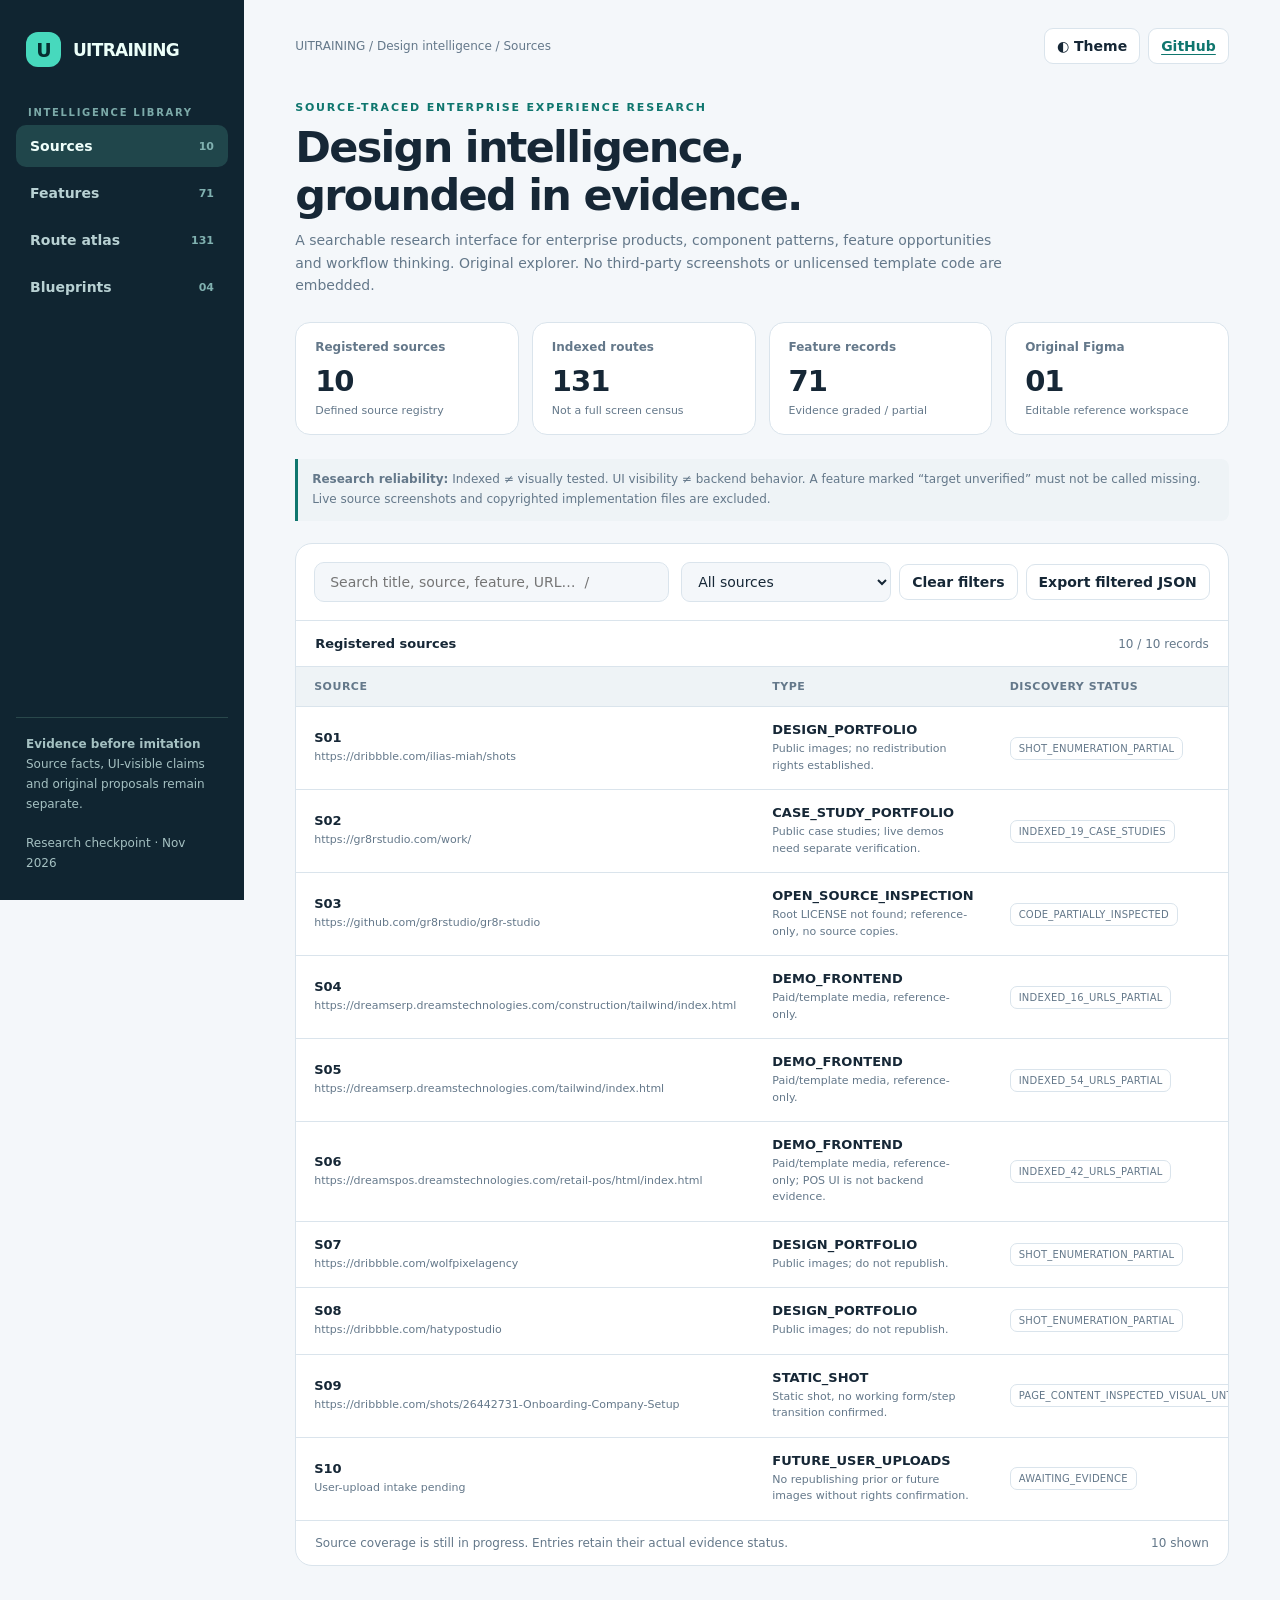
<file: research/chatgpt/design-explorer/index.html>
<!doctype html>
<html lang="en"><head>
<meta charset="utf-8"><meta name="viewport" content="width=device-width,initial-scale=1"/>
<title>UITRAINING — Design Intelligence Explorer</title>
<meta name="description" content="Original enterprise UI research explorer: sources, routes, evidence-graded features and implementation blueprints.">
<style>
:root{--ink:#162736;--accent:#0f766e;--bg:#f4f7fa;--surface:#fff;--surface2:#eef3f6;--border:#dae4ec;--muted:#64788a;--aside:#102531;--aside-text:#d3e8e8;--strong:#0f2331;--ring:#16a39a}
:root[data-theme=dark]{--ink:#e9f3f7;--accent:#50deca;--bg:#101721;--surface:#192330;--surface2:#243344;--border:#344657;--muted:#b5c5d0;--aside:#091821;--aside-text:#daeaf1;--strong:#fff;--ring:#54ebda}
*{box-sizing:border-box}html,body{margin:0;min-height:100%;font-family:Inter,system-ui,-apple-system,Segoe UI,sans-serif}body{background:var(--bg);color:var(--ink);font-size:14px}button,input,select{font:inherit}button{cursor:pointer}button:focus-visible,input:focus-visible,select:focus-visible,a:focus-visible{outline:3px solid var(--ring);outline-offset:2px}
.layout{display:grid;grid-template-columns:244px minmax(0,1fr);min-height:100vh}
.sidebar{position:sticky;top:0;height:100vh;background:var(--aside);color:var(--aside-text);padding:26px 16px;display:flex;flex-direction:column;gap:22px}
.logo{display:flex;align-items:center;gap:12px;font-size:17px;font-weight:800;letter-spacing:-.7px;padding:6px 10px;color:#ecfff9}
.logo b{background:#47d9bd;color:#062f31;width:35px;height:35px;border-radius:12px;display:grid;place-items:center;font-size:19px}
.aside-label{font-size:10px;color:#7caaa9;font-weight:700;text-transform:uppercase;letter-spacing:1.7px;margin:12px 12px 7px}
.nav{display:grid;gap:5px}.nav button{width:100%;border:0;color:#b8d1d3;background:transparent;border-radius:10px;display:flex;justify-content:space-between;align-items:center;padding:13px 14px;text-align:left;font-weight:550}
.nav button[aria-current=page],.nav button:hover{background:#20464b;color:#effffb}.nav small{font-size:11px;color:#80b1b0}
.side-bottom{margin-top:auto;border-top:1px solid #29484b;padding:17px 10px 0;font-size:12px;line-height:1.65;color:#a5c1c2}
.main{min-width:0;padding:28px clamp(18px,4vw,58px) 70px;max-width:1650px;width:100%;margin:auto}
.top{display:flex;justify-content:space-between;gap:12px;align-items:center;margin-bottom:34px}
.breadcrumb{font-size:12px;color:var(--muted)}.top-actions{display:flex;align-items:center;gap:8px}
.tinybtn{border:1px solid var(--border);background:var(--surface);border-radius:9px;color:var(--ink);padding:9px 12px;font-weight:650}
.kicker{color:var(--accent);font-size:11px;font-weight:800;letter-spacing:1.8px;text-transform:uppercase}
h1{font-size:clamp(29px,4vw,43px);letter-spacing:-1.7px;margin:9px 0 10px;line-height:1.12;font-weight:780}
.subhead{color:var(--muted);line-height:1.6;max-width:720px;margin:0 0 26px}
.metrics{display:grid;grid-template-columns:repeat(4,minmax(0,1fr));gap:13px;margin:24px 0}
.metric{background:var(--surface);border:1px solid var(--border);border-radius:15px;padding:17px 19px}
.metric h3{font-size:12px;font-weight:550;color:var(--muted);margin:0 0 10px}.metric strong{font-size:29px;letter-spacing:-1px;font-variant-numeric:tabular-nums}.metric small{display:block;color:var(--muted);margin-top:6px;font-size:11px}
.note{border-left:3px solid var(--accent);padding:11px 14px;background:var(--surface2);font-size:12px;line-height:1.65;color:var(--muted);border-radius:0 8px 8px 0;margin:0 0 22px}
.workspace{background:var(--surface);border:1px solid var(--border);border-radius:17px;overflow:hidden}
.toolbar{display:flex;gap:12px;padding:18px;flex-wrap:wrap;justify-content:space-between;border-bottom:1px solid var(--border);align-items:center}
.search{flex:1;min-width:210px;max-width:520px;position:relative}.search input{width:100%;height:40px;background:var(--bg);border:1px solid var(--border);border-radius:10px;padding:0 15px;color:var(--ink)}
.filters{display:flex;gap:8px;align-items:center;flex-wrap:wrap}.filters select{height:40px;max-width:210px;background:var(--bg);border:1px solid var(--border);border-radius:9px;color:var(--ink);padding:0 12px}
.panelhead{display:flex;justify-content:space-between;gap:12px;align-items:center;padding:15px 19px;border-bottom:1px solid var(--border)}
.panelhead strong{font-size:13px}.panelhead span{font-size:12px;color:var(--muted)}
.table-wrap{overflow:auto}.data{border-collapse:collapse;width:100%;text-align:left;min-width:700px}
.data th{background:var(--surface2);font-weight:750;font-size:11px;letter-spacing:.5px;text-transform:uppercase;color:var(--muted);padding:13px 18px;position:sticky;top:0}
.data td{border-top:1px solid var(--border);padding:15px 18px;vertical-align:middle;font-size:12px}.data tr:hover td{background:var(--surface2)}
.itemname{font-weight:730;display:block;font-size:13px;color:var(--ink)}.caption{color:var(--muted);font-size:11px;line-height:1.5;margin-top:4px;display:block}
code{font-family:ui-monospace,Consolas,monospace;color:var(--accent);font-size:11px}.badge{border:1px solid var(--border);color:var(--muted);border-radius:7px;display:inline-block;font-size:10px;letter-spacing:.2px;padding:5px 8px;white-space:nowrap}
.badge.verified{background:#e9f7f1;color:#12664d;border-color:#c6e8d8}.badge.proposed{background:#fff3df;color:#8a651c;border-color:#ecd8b2}
.link{color:var(--accent);font-weight:750;text-underline-offset:3px}
.empty{padding:70px 20px;text-align:center;color:var(--muted)}
.footer{display:flex;justify-content:space-between;align-items:center;flex-wrap:wrap;gap:10px;padding:15px 19px;border-top:1px solid var(--border);font-size:12px;color:var(--muted)}
.cta{background:var(--accent);border:0;border-radius:10px;color:#fff;padding:11px 16px;font-weight:730}
:root[data-theme=dark] .cta{color:#082f29}
.section{display:none}.section[aria-hidden=false]{display:block}
.sidepanel{max-width:820px;line-height:1.75}.sidepanel h2{font-size:21px}.sidepanel article{background:var(--surface);border:1px solid var(--border);border-radius:14px;padding:21px;margin:14px 0}.sidepanel p{color:var(--muted)}
.statusline{display:flex;gap:6px;align-items:center;flex-wrap:wrap}.sr{position:absolute;left:-9999px}
@media(max-width:1000px){.metrics{grid-template-columns:repeat(2,minmax(0,1fr))}.layout{grid-template-columns:198px minmax(0,1fr)}.sidebar{padding:18px 10px}.main{padding:24px}}
@media(max-width:700px){.layout{display:block}.sidebar{height:auto;position:relative;padding:13px}.logo{font-size:15px}.side-bottom,.aside-label{display:none}.nav{display:flex;overflow:auto;gap:5px}.nav button{white-space:nowrap;font-size:12px;padding:10px 12px}.main{padding:18px 13px 35px}.top{margin-bottom:24px}.metrics{grid-template-columns:repeat(2,minmax(0,1fr));gap:8px}.metric{padding:13px}.metric strong{font-size:24px}.filters{width:100%}.filters select{flex:1}.toolbar{padding:12px}.top-actions button:first-child{display:none}}
@media(prefers-reduced-motion:reduce){*,*:before,*:after{scroll-behavior:auto!important;transition:none!important}}
</style>
</head>
<body><div class="layout">
<aside class="sidebar"><div class="logo"><b>U</b>UITRAINING</div>
<div><div class="aside-label">INTELLIGENCE LIBRARY</div><nav class="nav" aria-label="Explorer views">
<button type="button" data-tab="sources" aria-current="page">Sources <small>10</small></button>
<button type="button" data-tab="features">Features <small>71</small></button>
<button type="button" data-tab="routes">Route atlas <small>131</small></button>
<button type="button" data-tab="blueprints">Blueprints <small>04</small></button>
</nav></div><div class="side-bottom"><strong>Evidence before imitation</strong><br>Source facts, UI-visible claims and original proposals remain separate.<br><br>Research checkpoint · Nov 2026</div></aside>
<main class="main">
<div class="top"><div class="breadcrumb">UITRAINING / Design intelligence / <span id="crumb">Sources</span></div><div class="top-actions"><button class="tinybtn" id="theme" type="button" aria-label="Toggle dark mode">◐ Theme</button><a class="tinybtn link" target="_blank" rel="noopener noreferrer" href="https://github.com/asadchoudharry/uitraining">GitHub</a></div></div>
<span class="kicker">SOURCE-TRACED ENTERPRISE EXPERIENCE RESEARCH</span>
<h1>Design intelligence,<br>grounded in evidence.</h1>
<p class="subhead">A searchable research interface for enterprise products, component patterns, feature opportunities and workflow thinking. Original explorer. No third-party screenshots or unlicensed template code are embedded.</p>
<div class="metrics" aria-label="Dataset summary">
<div class="metric"><h3>Registered sources</h3><strong id="metric-sources">10</strong><small>Defined source registry</small></div>
<div class="metric"><h3>Indexed routes</h3><strong id="metric-routes">131</strong><small>Not a full screen census</small></div>
<div class="metric"><h3>Feature records</h3><strong id="metric-features">71</strong><small>Evidence graded / partial</small></div>
<div class="metric"><h3>Original Figma</h3><strong>01</strong><small>Editable reference workspace</small></div>
</div>
<div class="note"><strong>Research reliability:</strong> Indexed ≠ visually tested. UI visibility ≠ backend behavior. A feature marked “target unverified” must not be called missing. Live source screenshots and copyrighted implementation files are excluded.</div>
<div class="workspace" id="list-workspace">
<div class="toolbar"><div class="search"><label class="sr" for="search">Search current view</label><input id="search" placeholder="Search title, source, feature, URL…  /" autocomplete="off"></div>
<div class="filters"><label class="sr" for="source-filter">Source filter</label><select id="source-filter"><option value="">All sources</option></select><button type="button" class="tinybtn" id="clear">Clear filters</button><button type="button" class="tinybtn" id="export">Export filtered JSON</button></div></div>
<div class="panelhead"><strong id="listtitle">Source registry</strong><span id="totalLabel" aria-live="polite">10 records</span></div>
<div class="table-wrap"><table class="data"><thead id="columns"></thead><tbody id="body"></tbody></table></div>
<div class="footer"><span>Source coverage is still in progress. Entries retain their actual evidence status.</span><span id="count-bottom"></span></div>
</div>
<section id="blueprint-view" class="section sidepanel" aria-hidden="true">
<h2>Proposed implementation dossiers</h2>
<p>Original future product architecture informed by reference patterns—not claims that these backends already exist.</p>
<article><span class="kicker">BPL-001 · Workflow engine</span><h2>Human-in-the-loop workflow automation</h2><p>Build a versioned graph builder with rule validation, role-gated approval steps, audit events, safe retries, segregation of duties and idempotent connectors.</p><a class="link" href="https://github.com/asadchoudharry/uitraining/blob/main/research/chatgpt/automation-lab/workflow-engine-proposed-spec.md" target="_blank" rel="noopener noreferrer">View architecture / API / test proposal</a></article>
<article><span class="kicker">BPL-002 · Enterprise onboarding</span><h2>Tenant setup and activation</h2><p>Proposed account → organization → localization → industry → users/roles → review → provision → dashboard journey with resumability and error repair. Static Dribbble shots do not prove a working flow.</p></article>
<article><span class="kicker">BPL-003 · Finance control</span><h2>Purchase-to-payment decision chain</h2><p>Buyer creates request, procurement compares offers, role policies route for approval, authorized issuer finalizes purchase order; line-level audit and replay-safe integrations are required.</p></article>
<article><span class="kicker">BPL-004 · Field operations</span><h2>Construction inspection and CAPA</h2><p>Inspection task → checklist → evidence capture → finding → accountable owner → corrective action → verification → closure. Distinguish on-screen template labels from actual backend safeguards.</p></article>
</section>
</main></div>
<script id="dataset" type="application/json">{"sources":[{"source_id":"S01","canonical_url":"https://dribbble.com/ilias-miah/shots","source_type":"DESIGN_PORTFOLIO","discovery_state":"SHOT_ENUMERATION_PARTIAL","rights_note":"Public images; no redistribution rights established.","evidence_checked_at":"2026-11-12","coverage_census_complete":false,"screen_by_screen_tested":false,"role":"Source of design/feature intelligence; not destination implementation"},{"source_id":"S02","canonical_url":"https://gr8rstudio.com/work/","source_type":"CASE_STUDY_PORTFOLIO","discovery_state":"INDEXED_19_CASE_STUDIES","rights_note":"Public case studies; live demos need separate verification.","evidence_checked_at":"2026-11-12","coverage_census_complete":false,"screen_by_screen_tested":false,"role":"Source of design/feature intelligence; not destination implementation"},{"source_id":"S03","canonical_url":"https://github.com/gr8rstudio/gr8r-studio","source_type":"OPEN_SOURCE_INSPECTION","discovery_state":"CODE_PARTIALLY_INSPECTED","rights_note":"Root LICENSE not found; reference-only, no source copies.","evidence_checked_at":"2026-11-12","coverage_census_complete":false,"screen_by_screen_tested":false,"role":"Source of design/feature intelligence; not destination implementation"},{"source_id":"S04","canonical_url":"https://dreamserp.dreamstechnologies.com/construction/tailwind/index.html","source_type":"DEMO_FRONTEND","discovery_state":"INDEXED_16_URLS_PARTIAL","rights_note":"Paid/template media, reference-only.","evidence_checked_at":"2026-11-12","coverage_census_complete":false,"screen_by_screen_tested":false,"role":"Source of design/feature intelligence; not destination implementation"},{"source_id":"S05","canonical_url":"https://dreamserp.dreamstechnologies.com/tailwind/index.html","source_type":"DEMO_FRONTEND","discovery_state":"INDEXED_54_URLS_PARTIAL","rights_note":"Paid/template media, reference-only.","evidence_checked_at":"2026-11-12","coverage_census_complete":false,"screen_by_screen_tested":false,"role":"Source of design/feature intelligence; not destination implementation"},{"source_id":"S06","canonical_url":"https://dreamspos.dreamstechnologies.com/retail-pos/html/index.html","source_type":"DEMO_FRONTEND","discovery_state":"INDEXED_42_URLS_PARTIAL","rights_note":"Paid/template media, reference-only; POS UI is not backend evidence.","evidence_checked_at":"2026-11-12","coverage_census_complete":false,"screen_by_screen_tested":false,"role":"Source of design/feature intelligence; not destination implementation"},{"source_id":"S07","canonical_url":"https://dribbble.com/wolfpixelagency","source_type":"DESIGN_PORTFOLIO","discovery_state":"SHOT_ENUMERATION_PARTIAL","rights_note":"Public images; do not republish.","evidence_checked_at":"2026-11-12","coverage_census_complete":false,"screen_by_screen_tested":false,"role":"Source of design/feature intelligence; not destination implementation"},{"source_id":"S08","canonical_url":"https://dribbble.com/hatypostudio","source_type":"DESIGN_PORTFOLIO","discovery_state":"SHOT_ENUMERATION_PARTIAL","rights_note":"Public images; do not republish.","evidence_checked_at":"2026-11-12","coverage_census_complete":false,"screen_by_screen_tested":false,"role":"Source of design/feature intelligence; not destination implementation"},{"source_id":"S09","canonical_url":"https://dribbble.com/shots/26442731-Onboarding-Company-Setup","source_type":"STATIC_SHOT","discovery_state":"PAGE_CONTENT_INSPECTED_VISUAL_UNTESTED","rights_note":"Static shot, no working form/step transition confirmed.","evidence_checked_at":"2026-11-12","coverage_census_complete":false,"screen_by_screen_tested":false,"role":"Source of design/feature intelligence; not destination implementation"},{"source_id":"S10","canonical_url":null,"source_type":"FUTURE_USER_UPLOADS","discovery_state":"AWAITING_EVIDENCE","rights_note":"No republishing prior or future images without rights confirmation.","evidence_checked_at":"2026-11-12","coverage_census_complete":false,"screen_by_screen_tested":false,"role":"Source of design/feature intelligence; not destination implementation"}],"features":[{"source_id":"S02","module":"Automation","capability":"Workflow canvas","source_url":"https://gr8rstudio.com/work/relay","evidence_level":"OFFICIALLY_DOCUMENTED","evidence_summary":"Shows triggers, steps, approvals and connector actions in a case study","target_status":"TARGET_STATUS_UNVERIFIED","priority_candidate":"UNASSESSED","interaction_tested":false,"data_model_confirmed":false,"rights":"SOURCE_REFERENCE_ONLY","reviewed_at":"2026-11-12","feature_id":"FEAT-0001","screen_id":"S02::relay","role_scope":"ROLE_NOT_VERIFIED","state_support":"VISIBLE_ONLY_UNLESS_SOURCE_CODE","source_kind":"PORTFOLIO_CASE_STUDY"},{"source_id":"S02","module":"Automation","capability":"Human-in-the-loop approval","source_url":"https://gr8rstudio.com/work/relay","evidence_level":"OFFICIALLY_DOCUMENTED","evidence_summary":"Approve, edit and reject action before risky agent step in case-study description","target_status":"TARGET_STATUS_UNVERIFIED","priority_candidate":"UNASSESSED","interaction_tested":false,"data_model_confirmed":false,"rights":"SOURCE_REFERENCE_ONLY","reviewed_at":"2026-11-12","feature_id":"FEAT-0002","screen_id":"S02::relay","role_scope":"ROLE_NOT_VERIFIED","state_support":"VISIBLE_ONLY_UNLESS_SOURCE_CODE","source_kind":"PORTFOLIO_CASE_STUDY"},{"source_id":"S02","module":"Automation","capability":"Agent run timeline","source_url":"https://gr8rstudio.com/work/relay","evidence_level":"OFFICIALLY_DOCUMENTED","evidence_summary":"Run timeline with step cost, duration and failure explanations","target_status":"TARGET_STATUS_UNVERIFIED","priority_candidate":"UNASSESSED","interaction_tested":false,"data_model_confirmed":false,"rights":"SOURCE_REFERENCE_ONLY","reviewed_at":"2026-11-12","feature_id":"FEAT-0003","screen_id":"S02::relay","role_scope":"ROLE_NOT_VERIFIED","state_support":"VISIBLE_ONLY_UNLESS_SOURCE_CODE","source_kind":"PORTFOLIO_CASE_STUDY"},{"source_id":"S02","module":"Automation","capability":"Failed-step drilldown","source_url":"https://gr8rstudio.com/work/relay","evidence_level":"OFFICIALLY_DOCUMENTED","evidence_summary":"Case study describes opening a failed run on the failing step","target_status":"TARGET_STATUS_UNVERIFIED","priority_candidate":"UNASSESSED","interaction_tested":false,"data_model_confirmed":false,"rights":"SOURCE_REFERENCE_ONLY","reviewed_at":"2026-11-12","feature_id":"FEAT-0004","screen_id":"S02::relay","role_scope":"ROLE_NOT_VERIFIED","state_support":"VISIBLE_ONLY_UNLESS_SOURCE_CODE","source_kind":"PORTFOLIO_CASE_STUDY"},{"source_id":"S02","module":"Automation","capability":"Agent oversight work queue","source_url":"https://gr8rstudio.com/work/relay","evidence_level":"OFFICIALLY_DOCUMENTED","evidence_summary":"Needs-attention list and recent agent activity shown in portfolio narrative","target_status":"TARGET_STATUS_UNVERIFIED","priority_candidate":"UNASSESSED","interaction_tested":false,"data_model_confirmed":false,"rights":"SOURCE_REFERENCE_ONLY","reviewed_at":"2026-11-12","feature_id":"FEAT-0005","screen_id":"S02::relay","role_scope":"ROLE_NOT_VERIFIED","state_support":"VISIBLE_ONLY_UNLESS_SOURCE_CODE","source_kind":"PORTFOLIO_CASE_STUDY"},{"source_id":"S02","module":"Procurement","capability":"Supplier review workspace","source_url":"https://gr8rstudio.com/work/veluno","evidence_level":"OFFICIALLY_DOCUMENTED","evidence_summary":"Public work-page description mentions onboarding, parallel reviews and renewals","target_status":"TARGET_STATUS_UNVERIFIED","priority_candidate":"UNASSESSED","interaction_tested":false,"data_model_confirmed":false,"rights":"SOURCE_REFERENCE_ONLY","reviewed_at":"2026-11-12","feature_id":"FEAT-0006","screen_id":"S02::veluno","role_scope":"ROLE_NOT_VERIFIED","state_support":"VISIBLE_ONLY_UNLESS_SOURCE_CODE","source_kind":"PORTFOLIO_CASE_STUDY"},{"source_id":"S02","module":"Finance","capability":"Finance agent workspace","source_url":"https://gr8rstudio.com/work/ledgeros","evidence_level":"OFFICIALLY_DOCUMENTED","evidence_summary":"Public work-page description lists invoices, expenses, payments, cash flow and risk","target_status":"TARGET_STATUS_UNVERIFIED","priority_candidate":"UNASSESSED","interaction_tested":false,"data_model_confirmed":false,"rights":"SOURCE_REFERENCE_ONLY","reviewed_at":"2026-11-12","feature_id":"FEAT-0007","screen_id":"S02::ledgeros","role_scope":"ROLE_NOT_VERIFIED","state_support":"VISIBLE_ONLY_UNLESS_SOURCE_CODE","source_kind":"PORTFOLIO_CASE_STUDY"},{"source_id":"S02","module":"CRM","capability":"Sales rep CRM workspace","source_url":"https://gr8rstudio.com/work/closecrm","evidence_level":"OFFICIALLY_DOCUMENTED","evidence_summary":"Public work-page description lists leads, deals, tasks and automation","target_status":"TARGET_STATUS_UNVERIFIED","priority_candidate":"UNASSESSED","interaction_tested":false,"data_model_confirmed":false,"rights":"SOURCE_REFERENCE_ONLY","reviewed_at":"2026-11-12","feature_id":"FEAT-0008","screen_id":"S02::closecrm","role_scope":"ROLE_NOT_VERIFIED","state_support":"VISIBLE_ONLY_UNLESS_SOURCE_CODE","source_kind":"PORTFOLIO_CASE_STUDY"},{"source_id":"S02","module":"Commerce","capability":"Seller marketplace workspace","source_url":"https://gr8rstudio.com/work/selleros","evidence_level":"OFFICIALLY_DOCUMENTED","evidence_summary":"Public work-page description lists sales, stock, shipments and profit across marketplaces","target_status":"TARGET_STATUS_UNVERIFIED","priority_candidate":"UNASSESSED","interaction_tested":false,"data_model_confirmed":false,"rights":"SOURCE_REFERENCE_ONLY","reviewed_at":"2026-11-12","feature_id":"FEAT-0009","screen_id":"S02::selleros","role_scope":"ROLE_NOT_VERIFIED","state_support":"VISIBLE_ONLY_UNLESS_SOURCE_CODE","source_kind":"PORTFOLIO_CASE_STUDY"},{"source_id":"S03","module":"Productivity","capability":"Command palette","source_url":"https://github.com/gr8rstudio/gr8r-studio/blob/main/src/overlays/palette.js","evidence_level":"SOURCE_IMPLEMENTED","evidence_summary":"Commands for task, project, search, workspace, appearance and navigation","target_status":"TARGET_STATUS_UNVERIFIED","priority_candidate":"UNASSESSED","interaction_tested":false,"data_model_confirmed":false,"rights":"SOURCE_REFERENCE_ONLY","reviewed_at":"2026-11-12","feature_id":"FEAT-0010","screen_id":"S03::palette.js","role_scope":"ROLE_NOT_VERIFIED","state_support":"VISIBLE_ONLY_UNLESS_SOURCE_CODE","source_kind":"READABLE_CODE"},{"source_id":"S03","module":"Productivity","capability":"Keyboard shortcuts","source_url":"https://github.com/gr8rstudio/gr8r-studio/blob/main/src/actions/keyboard.js","evidence_level":"SOURCE_IMPLEMENTED","evidence_summary":"Ctrl/Cmd+K, slash search, G+key navigation, N/P creation, Escape handling","target_status":"TARGET_STATUS_UNVERIFIED","priority_candidate":"UNASSESSED","interaction_tested":false,"data_model_confirmed":false,"rights":"SOURCE_REFERENCE_ONLY","reviewed_at":"2026-11-12","feature_id":"FEAT-0011","screen_id":"S03::keyboard.js","role_scope":"ROLE_NOT_VERIFIED","state_support":"VISIBLE_ONLY_UNLESS_SOURCE_CODE","source_kind":"READABLE_CODE"},{"source_id":"S03","module":"Projects","capability":"Multi-view project navigation","source_url":"https://github.com/gr8rstudio/gr8r-studio/blob/main/src/shell/render.js","evidence_level":"SOURCE_IMPLEMENTED","evidence_summary":"Routes include project view tabs and selected project parameters","target_status":"TARGET_STATUS_UNVERIFIED","priority_candidate":"UNASSESSED","interaction_tested":false,"data_model_confirmed":false,"rights":"SOURCE_REFERENCE_ONLY","reviewed_at":"2026-11-12","feature_id":"FEAT-0012","screen_id":"S03::render.js","role_scope":"ROLE_NOT_VERIFIED","state_support":"VISIBLE_ONLY_UNLESS_SOURCE_CODE","source_kind":"READABLE_CODE"},{"source_id":"S03","module":"Projects","capability":"Task detail drawer","source_url":"https://github.com/gr8rstudio/gr8r-studio/blob/main/src/overlays/drawer.js","evidence_level":"SOURCE_IMPLEMENTED","evidence_summary":"Task drawer overlay exists in source module","target_status":"TARGET_STATUS_UNVERIFIED","priority_candidate":"UNASSESSED","interaction_tested":false,"data_model_confirmed":false,"rights":"SOURCE_REFERENCE_ONLY","reviewed_at":"2026-11-12","feature_id":"FEAT-0013","screen_id":"S03::drawer.js","role_scope":"ROLE_NOT_VERIFIED","state_support":"VISIBLE_ONLY_UNLESS_SOURCE_CODE","source_kind":"READABLE_CODE"},{"source_id":"S03","module":"Platform","capability":"Theme and density modes","source_url":"https://github.com/gr8rstudio/gr8r-studio/blob/main/src/styles/tokens.css","evidence_level":"SOURCE_IMPLEMENTED","evidence_summary":"CSS variables for light/dark colors, accent variants and compact spacing","target_status":"TARGET_STATUS_UNVERIFIED","priority_candidate":"UNASSESSED","interaction_tested":false,"data_model_confirmed":false,"rights":"SOURCE_REFERENCE_ONLY","reviewed_at":"2026-11-12","feature_id":"FEAT-0014","screen_id":"S03::tokens.css","role_scope":"ROLE_NOT_VERIFIED","state_support":"VISIBLE_ONLY_UNLESS_SOURCE_CODE","source_kind":"READABLE_CODE"},{"source_id":"S03","module":"Platform","capability":"Local browser persistence","source_url":"https://github.com/gr8rstudio/gr8r-studio/blob/main/src/core/store.js","evidence_level":"SOURCE_IMPLEMENTED","evidence_summary":"Demo data and user preferences loaded and saved from localStorage key gr8r.v2","target_status":"TARGET_STATUS_UNVERIFIED","priority_candidate":"UNASSESSED","interaction_tested":false,"data_model_confirmed":false,"rights":"SOURCE_REFERENCE_ONLY","reviewed_at":"2026-11-12","feature_id":"FEAT-0015","screen_id":"S03::store.js","role_scope":"ROLE_NOT_VERIFIED","state_support":"VISIBLE_ONLY_UNLESS_SOURCE_CODE","source_kind":"READABLE_CODE"},{"source_id":"S03","module":"Governance","capability":"UI event delegation","source_url":"https://github.com/gr8rstudio/gr8r-studio/blob/main/src/actions/events.js","evidence_level":"SOURCE_IMPLEMENTED","evidence_summary":"Click, form submit, input, change and blur handlers mapped through action table","target_status":"TARGET_STATUS_UNVERIFIED","priority_candidate":"UNASSESSED","interaction_tested":false,"data_model_confirmed":false,"rights":"SOURCE_REFERENCE_ONLY","reviewed_at":"2026-11-12","feature_id":"FEAT-0016","screen_id":"S03::events.js","role_scope":"ROLE_NOT_VERIFIED","state_support":"VISIBLE_ONLY_UNLESS_SOURCE_CODE","source_kind":"READABLE_CODE"},{"source_id":"S03","module":"Productivity","capability":"Saved view and filter engine","source_url":"https://github.com/gr8rstudio/gr8r-studio/blob/main/src/shell/view-engine.js","evidence_level":"SOURCE_IMPLEMENTED","evidence_summary":"Project view engine processes filters and view state","target_status":"TARGET_STATUS_UNVERIFIED","priority_candidate":"UNASSESSED","interaction_tested":false,"data_model_confirmed":false,"rights":"SOURCE_REFERENCE_ONLY","reviewed_at":"2026-11-12","feature_id":"FEAT-0017","screen_id":"S03::view-engine.js","role_scope":"ROLE_NOT_VERIFIED","state_support":"VISIBLE_ONLY_UNLESS_SOURCE_CODE","source_kind":"READABLE_CODE"},{"source_id":"S03","module":"Productivity","capability":"Context menus and popovers","source_url":"https://github.com/gr8rstudio/gr8r-studio/blob/main/src/overlays/context-menu.js","evidence_level":"SOURCE_IMPLEMENTED","evidence_summary":"Context menus/popup module paths present in source","target_status":"TARGET_STATUS_UNVERIFIED","priority_candidate":"UNASSESSED","interaction_tested":false,"data_model_confirmed":false,"rights":"SOURCE_REFERENCE_ONLY","reviewed_at":"2026-11-12","feature_id":"FEAT-0018","screen_id":"S03::context-menu.js","role_scope":"ROLE_NOT_VERIFIED","state_support":"VISIBLE_ONLY_UNLESS_SOURCE_CODE","source_kind":"READABLE_CODE"},{"source_id":"S04","module":"Executive","capability":"Construction project portfolio dashboard","source_url":"https://dreamserp.dreamstechnologies.com/construction/tailwind/index.html","evidence_level":"UI_VISIBLE_ONLY","evidence_summary":"Portfolio KPIs, site spotlight, approval cards, milestone and project table","target_status":"TARGET_STATUS_UNVERIFIED","priority_candidate":"UNASSESSED","interaction_tested":false,"data_model_confirmed":false,"rights":"SOURCE_REFERENCE_ONLY","reviewed_at":"2026-11-12","feature_id":"FEAT-0019","screen_id":"S04::index.html","role_scope":"ROLE_NOT_VERIFIED","state_support":"VISIBLE_ONLY_UNLESS_SOURCE_CODE","source_kind":"FRONTEND_DEMO"},{"source_id":"S04","module":"Projects","capability":"Construction project register","source_url":"https://dreamserp.dreamstechnologies.com/construction/tailwind/project-list.html","evidence_level":"UI_VISIBLE_ONLY","evidence_summary":"Project list with project summary and creation interface","target_status":"TARGET_STATUS_UNVERIFIED","priority_candidate":"UNASSESSED","interaction_tested":false,"data_model_confirmed":false,"rights":"SOURCE_REFERENCE_ONLY","reviewed_at":"2026-11-12","feature_id":"FEAT-0020","screen_id":"S04::project-list.html","role_scope":"ROLE_NOT_VERIFIED","state_support":"VISIBLE_ONLY_UNLESS_SOURCE_CODE","source_kind":"FRONTEND_DEMO"},{"source_id":"S04","module":"Projects","capability":"Project phases and tasks","source_url":"https://dreamserp.dreamstechnologies.com/construction/tailwind/project-phases-tasks.html","evidence_level":"UI_VISIBLE_ONLY","evidence_summary":"Phases, percent complete, task counts and schedule dates","target_status":"TARGET_STATUS_UNVERIFIED","priority_candidate":"UNASSESSED","interaction_tested":false,"data_model_confirmed":false,"rights":"SOURCE_REFERENCE_ONLY","reviewed_at":"2026-11-12","feature_id":"FEAT-0021","screen_id":"S04::project-phases-tasks.html","role_scope":"ROLE_NOT_VERIFIED","state_support":"VISIBLE_ONLY_UNLESS_SOURCE_CODE","source_kind":"FRONTEND_DEMO"},{"source_id":"S04","module":"Projects","capability":"Project document control","source_url":"https://dreamserp.dreamstechnologies.com/construction/tailwind/project-documents.html","evidence_level":"UI_VISIBLE_ONLY","evidence_summary":"Project documents display revision, format, discipline, version and approval status","target_status":"TARGET_STATUS_UNVERIFIED","priority_candidate":"UNASSESSED","interaction_tested":false,"data_model_confirmed":false,"rights":"SOURCE_REFERENCE_ONLY","reviewed_at":"2026-11-12","feature_id":"FEAT-0022","screen_id":"S04::project-documents.html","role_scope":"ROLE_NOT_VERIFIED","state_support":"VISIBLE_ONLY_UNLESS_SOURCE_CODE","source_kind":"FRONTEND_DEMO"},{"source_id":"S04","module":"Documents","capability":"Shared document library","source_url":"https://dreamserp.dreamstechnologies.com/construction/tailwind/documents.html","evidence_level":"UI_VISIBLE_ONLY","evidence_summary":"Categories, filters, status Pending Review/Approved/Draft and document table","target_status":"TARGET_STATUS_UNVERIFIED","priority_candidate":"UNASSESSED","interaction_tested":false,"data_model_confirmed":false,"rights":"SOURCE_REFERENCE_ONLY","reviewed_at":"2026-11-12","feature_id":"FEAT-0023","screen_id":"S04::documents.html","role_scope":"ROLE_NOT_VERIFIED","state_support":"VISIBLE_ONLY_UNLESS_SOURCE_CODE","source_kind":"FRONTEND_DEMO"},{"source_id":"S04","module":"Procurement","capability":"Material request approval board","source_url":"https://dreamserp.dreamstechnologies.com/construction/tailwind/material-requests.html","evidence_level":"UI_VISIBLE_ONLY","evidence_summary":"Requested/Approved/Issued/Rejected pipeline with approve/reject/issue/reopen","target_status":"TARGET_STATUS_UNVERIFIED","priority_candidate":"UNASSESSED","interaction_tested":false,"data_model_confirmed":false,"rights":"SOURCE_REFERENCE_ONLY","reviewed_at":"2026-11-12","feature_id":"FEAT-0024","screen_id":"S04::material-requests.html","role_scope":"ROLE_NOT_VERIFIED","state_support":"VISIBLE_ONLY_UNLESS_SOURCE_CODE","source_kind":"FRONTEND_DEMO"},{"source_id":"S04","module":"Procurement","capability":"Vendor RFQ comparison","source_url":"https://dreamserp.dreamstechnologies.com/construction/tailwind/quotations.html","evidence_level":"UI_VISIBLE_ONLY","evidence_summary":"RFQ invite counts, quotations received, evaluation and award board","target_status":"TARGET_STATUS_UNVERIFIED","priority_candidate":"UNASSESSED","interaction_tested":false,"data_model_confirmed":false,"rights":"SOURCE_REFERENCE_ONLY","reviewed_at":"2026-11-12","feature_id":"FEAT-0025","screen_id":"S04::quotations.html","role_scope":"ROLE_NOT_VERIFIED","state_support":"VISIBLE_ONLY_UNLESS_SOURCE_CODE","source_kind":"FRONTEND_DEMO"},{"source_id":"S04","module":"Projects","capability":"RFI and submittal register","source_url":"https://dreamserp.dreamstechnologies.com/construction/tailwind/rfis.html","evidence_level":"UI_VISIBLE_ONLY","evidence_summary":"RFI stages Draft/Open/Under Review/Answered/Closed/Overdue","target_status":"TARGET_STATUS_UNVERIFIED","priority_candidate":"UNASSESSED","interaction_tested":false,"data_model_confirmed":false,"rights":"SOURCE_REFERENCE_ONLY","reviewed_at":"2026-11-12","feature_id":"FEAT-0026","screen_id":"S04::rfis.html","role_scope":"ROLE_NOT_VERIFIED","state_support":"VISIBLE_ONLY_UNLESS_SOURCE_CODE","source_kind":"FRONTEND_DEMO"},{"source_id":"S04","module":"Governance","capability":"Inspection scheduling","source_url":"https://dreamserp.dreamstechnologies.com/construction/tailwind/site-inspections.html","evidence_level":"UI_VISIBLE_ONLY","evidence_summary":"Inspection search and scheduling page indexed","target_status":"TARGET_STATUS_UNVERIFIED","priority_candidate":"UNASSESSED","interaction_tested":false,"data_model_confirmed":false,"rights":"SOURCE_REFERENCE_ONLY","reviewed_at":"2026-11-12","feature_id":"FEAT-0027","screen_id":"S04::site-inspections.html","role_scope":"ROLE_NOT_VERIFIED","state_support":"VISIBLE_ONLY_UNLESS_SOURCE_CODE","source_kind":"FRONTEND_DEMO"},{"source_id":"S04","module":"Governance","capability":"Audit and CAPA register","source_url":"https://dreamserp.dreamstechnologies.com/construction/tailwind/audits.html","evidence_level":"UI_VISIBLE_ONLY","evidence_summary":"Audit schedule, severity findings, corrective or preventive action fields","target_status":"TARGET_STATUS_UNVERIFIED","priority_candidate":"UNASSESSED","interaction_tested":false,"data_model_confirmed":false,"rights":"SOURCE_REFERENCE_ONLY","reviewed_at":"2026-11-12","feature_id":"FEAT-0028","screen_id":"S04::audits.html","role_scope":"ROLE_NOT_VERIFIED","state_support":"VISIBLE_ONLY_UNLESS_SOURCE_CODE","source_kind":"FRONTEND_DEMO"},{"source_id":"S04","module":"Assets","capability":"Preventive maintenance calendar","source_url":"https://dreamserp.dreamstechnologies.com/construction/tailwind/maintenance.html","evidence_level":"UI_VISIBLE_ONLY","evidence_summary":"Work order schedule, overdue/scheduled/in-progress/completed","target_status":"TARGET_STATUS_UNVERIFIED","priority_candidate":"UNASSESSED","interaction_tested":false,"data_model_confirmed":false,"rights":"SOURCE_REFERENCE_ONLY","reviewed_at":"2026-11-12","feature_id":"FEAT-0029","screen_id":"S04::maintenance.html","role_scope":"ROLE_NOT_VERIFIED","state_support":"VISIBLE_ONLY_UNLESS_SOURCE_CODE","source_kind":"FRONTEND_DEMO"},{"source_id":"S04","module":"Assets","capability":"Construction equipment register","source_url":"https://dreamserp.dreamstechnologies.com/construction/tailwind/equipment.html","evidence_level":"UI_VISIBLE_ONLY","evidence_summary":"Asset location, utilization, status and next inspection","target_status":"TARGET_STATUS_UNVERIFIED","priority_candidate":"UNASSESSED","interaction_tested":false,"data_model_confirmed":false,"rights":"SOURCE_REFERENCE_ONLY","reviewed_at":"2026-11-12","feature_id":"FEAT-0030","screen_id":"S04::equipment.html","role_scope":"ROLE_NOT_VERIFIED","state_support":"VISIBLE_ONLY_UNLESS_SOURCE_CODE","source_kind":"FRONTEND_DEMO"},{"source_id":"S04","module":"Assets","capability":"Vehicle and fleet tracking","source_url":"https://dreamserp.dreamstechnologies.com/construction/tailwind/fleet.html","evidence_level":"UI_VISIBLE_ONLY","evidence_summary":"Vehicle location, driver, fuel and status view indexed","target_status":"TARGET_STATUS_UNVERIFIED","priority_candidate":"UNASSESSED","interaction_tested":false,"data_model_confirmed":false,"rights":"SOURCE_REFERENCE_ONLY","reviewed_at":"2026-11-12","feature_id":"FEAT-0031","screen_id":"S04::fleet.html","role_scope":"ROLE_NOT_VERIFIED","state_support":"VISIBLE_ONLY_UNLESS_SOURCE_CODE","source_kind":"FRONTEND_DEMO"},{"source_id":"S04","module":"Workforce","capability":"Site attendance heatmap","source_url":"https://dreamserp.dreamstechnologies.com/construction/tailwind/attendance.html","evidence_level":"UI_VISIBLE_ONLY","evidence_summary":"Site daily check-ins, late/absent and monthly view indexed","target_status":"TARGET_STATUS_UNVERIFIED","priority_candidate":"UNASSESSED","interaction_tested":false,"data_model_confirmed":false,"rights":"SOURCE_REFERENCE_ONLY","reviewed_at":"2026-11-12","feature_id":"FEAT-0032","screen_id":"S04::attendance.html","role_scope":"ROLE_NOT_VERIFIED","state_support":"VISIBLE_ONLY_UNLESS_SOURCE_CODE","source_kind":"FRONTEND_DEMO"},{"source_id":"S04","module":"Finance","capability":"Site expense control","source_url":"https://dreamserp.dreamstechnologies.com/construction/tailwind/expenses.html","evidence_level":"UI_VISIBLE_ONLY","evidence_summary":"Site expenses, equipment hire, subcontracts, permits and export","target_status":"TARGET_STATUS_UNVERIFIED","priority_candidate":"UNASSESSED","interaction_tested":false,"data_model_confirmed":false,"rights":"SOURCE_REFERENCE_ONLY","reviewed_at":"2026-11-12","feature_id":"FEAT-0033","screen_id":"S04::expenses.html","role_scope":"ROLE_NOT_VERIFIED","state_support":"VISIBLE_ONLY_UNLESS_SOURCE_CODE","source_kind":"FRONTEND_DEMO"},{"source_id":"S04","module":"Finance","capability":"Construction payments","source_url":"https://dreamserp.dreamstechnologies.com/construction/tailwind/payments.html","evidence_level":"UI_VISIBLE_ONLY","evidence_summary":"Client remittances, subcontractor disbursement and banking reconciliation summary","target_status":"TARGET_STATUS_UNVERIFIED","priority_candidate":"UNASSESSED","interaction_tested":false,"data_model_confirmed":false,"rights":"SOURCE_REFERENCE_ONLY","reviewed_at":"2026-11-12","feature_id":"FEAT-0034","screen_id":"S04::payments.html","role_scope":"ROLE_NOT_VERIFIED","state_support":"VISIBLE_ONLY_UNLESS_SOURCE_CODE","source_kind":"FRONTEND_DEMO"},{"source_id":"S04","module":"Field","capability":"Site operations dashboard","source_url":"https://dreamserp.dreamstechnologies.com/construction/tailwind/site-overview.html","evidence_level":"UI_VISIBLE_ONLY","evidence_summary":"Sites, status, actual vs planned, pending issues and due date","target_status":"TARGET_STATUS_UNVERIFIED","priority_candidate":"UNASSESSED","interaction_tested":false,"data_model_confirmed":false,"rights":"SOURCE_REFERENCE_ONLY","reviewed_at":"2026-11-12","feature_id":"FEAT-0035","screen_id":"S04::site-overview.html","role_scope":"ROLE_NOT_VERIFIED","state_support":"VISIBLE_ONLY_UNLESS_SOURCE_CODE","source_kind":"FRONTEND_DEMO"},{"source_id":"S04","module":"Field","capability":"Site report register","source_url":"https://dreamserp.dreamstechnologies.com/construction/tailwind/site-reports.html","evidence_level":"UI_VISIBLE_ONLY","evidence_summary":"Site report module indexed from construction navigation","target_status":"TARGET_STATUS_UNVERIFIED","priority_candidate":"UNASSESSED","interaction_tested":false,"data_model_confirmed":false,"rights":"SOURCE_REFERENCE_ONLY","reviewed_at":"2026-11-12","feature_id":"FEAT-0036","screen_id":"S04::site-reports.html","role_scope":"ROLE_NOT_VERIFIED","state_support":"VISIBLE_ONLY_UNLESS_SOURCE_CODE","source_kind":"FRONTEND_DEMO"},{"source_id":"S04","module":"Executive","capability":"Construction budget variance report","source_url":"https://dreamserp.dreamstechnologies.com/construction/tailwind/reports-finance.html","evidence_level":"UI_VISIBLE_ONLY","evidence_summary":"CSI division budget, incurred, committed and cost variance breakdown","target_status":"TARGET_STATUS_UNVERIFIED","priority_candidate":"UNASSESSED","interaction_tested":false,"data_model_confirmed":false,"rights":"SOURCE_REFERENCE_ONLY","reviewed_at":"2026-11-12","feature_id":"FEAT-0037","screen_id":"S04::reports-finance.html","role_scope":"ROLE_NOT_VERIFIED","state_support":"VISIBLE_ONLY_UNLESS_SOURCE_CODE","source_kind":"FRONTEND_DEMO"},{"source_id":"S04","module":"Governance","capability":"Operations notifications","source_url":"https://dreamserp.dreamstechnologies.com/construction/tailwind/notifications.html","evidence_level":"UI_VISIBLE_ONLY","evidence_summary":"Low material alerts, approval pending, inspections and maintenance warnings","target_status":"TARGET_STATUS_UNVERIFIED","priority_candidate":"UNASSESSED","interaction_tested":false,"data_model_confirmed":false,"rights":"SOURCE_REFERENCE_ONLY","reviewed_at":"2026-11-12","feature_id":"FEAT-0038","screen_id":"S04::notifications.html","role_scope":"ROLE_NOT_VERIFIED","state_support":"VISIBLE_ONLY_UNLESS_SOURCE_CODE","source_kind":"FRONTEND_DEMO"},{"source_id":"S05","module":"HR","capability":"Employee/HR dashboard","source_url":"https://dreamserp.dreamstechnologies.com/tailwind/index.html","evidence_level":"UI_VISIBLE_ONLY","evidence_summary":"Headcount, attendance, leave and vacancies cards","target_status":"TARGET_STATUS_UNVERIFIED","priority_candidate":"UNASSESSED","interaction_tested":false,"data_model_confirmed":false,"rights":"SOURCE_REFERENCE_ONLY","reviewed_at":"2026-11-12","feature_id":"FEAT-0039","screen_id":"S05::index.html","role_scope":"ROLE_NOT_VERIFIED","state_support":"VISIBLE_ONLY_UNLESS_SOURCE_CODE","source_kind":"FRONTEND_DEMO"},{"source_id":"S05","module":"Automation","capability":"Document workflow catalog","source_url":"https://dreamserp.dreamstechnologies.com/tailwind/document-workflows.html","evidence_level":"UI_VISIBLE_ONLY","evidence_summary":"Named workflows with levels, escalation and active flag","target_status":"TARGET_STATUS_UNVERIFIED","priority_candidate":"UNASSESSED","interaction_tested":false,"data_model_confirmed":false,"rights":"SOURCE_REFERENCE_ONLY","reviewed_at":"2026-11-12","feature_id":"FEAT-0040","screen_id":"S05::document-workflows.html","role_scope":"ROLE_NOT_VERIFIED","state_support":"VISIBLE_ONLY_UNLESS_SOURCE_CODE","source_kind":"FRONTEND_DEMO"},{"source_id":"S05","module":"Automation","capability":"Approval levels and roles","source_url":"https://dreamserp.dreamstechnologies.com/tailwind/workflow-approval-levels.html","evidence_level":"UI_VISIBLE_ONLY","evidence_summary":"Indexed approval-level screen; no backend test","target_status":"TARGET_STATUS_UNVERIFIED","priority_candidate":"UNASSESSED","interaction_tested":false,"data_model_confirmed":false,"rights":"SOURCE_REFERENCE_ONLY","reviewed_at":"2026-11-12","feature_id":"FEAT-0041","screen_id":"S05::workflow-approval-levels.html","role_scope":"ROLE_NOT_VERIFIED","state_support":"VISIBLE_ONLY_UNLESS_SOURCE_CODE","source_kind":"FRONTEND_DEMO"},{"source_id":"S05","module":"Automation","capability":"Workflow requests queue","source_url":"https://dreamserp.dreamstechnologies.com/tailwind/workflow-requests.html","evidence_level":"UI_VISIBLE_ONLY","evidence_summary":"Indexed workflow-request screen; controls not tested","target_status":"TARGET_STATUS_UNVERIFIED","priority_candidate":"UNASSESSED","interaction_tested":false,"data_model_confirmed":false,"rights":"SOURCE_REFERENCE_ONLY","reviewed_at":"2026-11-12","feature_id":"FEAT-0042","screen_id":"S05::workflow-requests.html","role_scope":"ROLE_NOT_VERIFIED","state_support":"VISIBLE_ONLY_UNLESS_SOURCE_CODE","source_kind":"FRONTEND_DEMO"},{"source_id":"S05","module":"Automation","capability":"Workflow actions and audit view","source_url":"https://dreamserp.dreamstechnologies.com/tailwind/workflow-actions.html","evidence_level":"UI_VISIBLE_ONLY","evidence_summary":"Indexed workflow actions/audit screen; controls not tested","target_status":"TARGET_STATUS_UNVERIFIED","priority_candidate":"UNASSESSED","interaction_tested":false,"data_model_confirmed":false,"rights":"SOURCE_REFERENCE_ONLY","reviewed_at":"2026-11-12","feature_id":"FEAT-0043","screen_id":"S05::workflow-actions.html","role_scope":"ROLE_NOT_VERIFIED","state_support":"VISIBLE_ONLY_UNLESS_SOURCE_CODE","source_kind":"FRONTEND_DEMO"},{"source_id":"S05","module":"Automation","capability":"Workflow approvals workspace","source_url":"https://dreamserp.dreamstechnologies.com/tailwind/workflow-approvals.html","evidence_level":"UI_VISIBLE_ONLY","evidence_summary":"Indexed workflow approval screen; controls not tested","target_status":"TARGET_STATUS_UNVERIFIED","priority_candidate":"UNASSESSED","interaction_tested":false,"data_model_confirmed":false,"rights":"SOURCE_REFERENCE_ONLY","reviewed_at":"2026-11-12","feature_id":"FEAT-0044","screen_id":"S05::workflow-approvals.html","role_scope":"ROLE_NOT_VERIFIED","state_support":"VISIBLE_ONLY_UNLESS_SOURCE_CODE","source_kind":"FRONTEND_DEMO"},{"source_id":"S05","module":"Integrations","capability":"Integration settings screen","source_url":"https://dreamserp.dreamstechnologies.com/tailwind/integrations-settings.html","evidence_level":"UI_VISIBLE_ONLY","evidence_summary":"Lists Google Drive, Dropbox, Slack, Google Calendar, Gmail, GitHub integrations as UI options","target_status":"TARGET_STATUS_UNVERIFIED","priority_candidate":"UNASSESSED","interaction_tested":false,"data_model_confirmed":false,"rights":"SOURCE_REFERENCE_ONLY","reviewed_at":"2026-11-12","feature_id":"FEAT-0045","screen_id":"S05::integrations-settings.html","role_scope":"ROLE_NOT_VERIFIED","state_support":"VISIBLE_ONLY_UNLESS_SOURCE_CODE","source_kind":"FRONTEND_DEMO"},{"source_id":"S05","module":"HR","capability":"Leave management","source_url":"https://dreamserp.dreamstechnologies.com/tailwind/leave.html","evidence_level":"UI_VISIBLE_ONLY","evidence_summary":"Leave records/workflow route discovered","target_status":"TARGET_STATUS_UNVERIFIED","priority_candidate":"UNASSESSED","interaction_tested":false,"data_model_confirmed":false,"rights":"SOURCE_REFERENCE_ONLY","reviewed_at":"2026-11-12","feature_id":"FEAT-0046","screen_id":"S05::leave.html","role_scope":"ROLE_NOT_VERIFIED","state_support":"VISIBLE_ONLY_UNLESS_SOURCE_CODE","source_kind":"FRONTEND_DEMO"},{"source_id":"S05","module":"HR","capability":"Attendance management","source_url":"https://dreamserp.dreamstechnologies.com/tailwind/attendance.html","evidence_level":"UI_VISIBLE_ONLY","evidence_summary":"Attendance route discovered","target_status":"TARGET_STATUS_UNVERIFIED","priority_candidate":"UNASSESSED","interaction_tested":false,"data_model_confirmed":false,"rights":"SOURCE_REFERENCE_ONLY","reviewed_at":"2026-11-12","feature_id":"FEAT-0047","screen_id":"S05::attendance.html","role_scope":"ROLE_NOT_VERIFIED","state_support":"VISIBLE_ONLY_UNLESS_SOURCE_CODE","source_kind":"FRONTEND_DEMO"},{"source_id":"S05","module":"Finance","capability":"Budgeting management","source_url":"https://dreamserp.dreamstechnologies.com/tailwind/budgeting.html","evidence_level":"UI_VISIBLE_ONLY","evidence_summary":"Budgeting route indexed","target_status":"TARGET_STATUS_UNVERIFIED","priority_candidate":"UNASSESSED","interaction_tested":false,"data_model_confirmed":false,"rights":"SOURCE_REFERENCE_ONLY","reviewed_at":"2026-11-12","feature_id":"FEAT-0048","screen_id":"S05::budgeting.html","role_scope":"ROLE_NOT_VERIFIED","state_support":"VISIBLE_ONLY_UNLESS_SOURCE_CODE","source_kind":"FRONTEND_DEMO"},{"source_id":"S05","module":"Finance","capability":"Expense management","source_url":"https://dreamserp.dreamstechnologies.com/tailwind/expenses.html","evidence_level":"UI_VISIBLE_ONLY","evidence_summary":"Expenses module route discovered","target_status":"TARGET_STATUS_UNVERIFIED","priority_candidate":"UNASSESSED","interaction_tested":false,"data_model_confirmed":false,"rights":"SOURCE_REFERENCE_ONLY","reviewed_at":"2026-11-12","feature_id":"FEAT-0049","screen_id":"S05::expenses.html","role_scope":"ROLE_NOT_VERIFIED","state_support":"VISIBLE_ONLY_UNLESS_SOURCE_CODE","source_kind":"FRONTEND_DEMO"},{"source_id":"S05","module":"Inventory","capability":"Supplier management","source_url":"https://dreamserp.dreamstechnologies.com/tailwind/suppliers.html","evidence_level":"UI_VISIBLE_ONLY","evidence_summary":"Supplier list route discovered","target_status":"TARGET_STATUS_UNVERIFIED","priority_candidate":"UNASSESSED","interaction_tested":false,"data_model_confirmed":false,"rights":"SOURCE_REFERENCE_ONLY","reviewed_at":"2026-11-12","feature_id":"FEAT-0050","screen_id":"S05::suppliers.html","role_scope":"ROLE_NOT_VERIFIED","state_support":"VISIBLE_ONLY_UNLESS_SOURCE_CODE","source_kind":"FRONTEND_DEMO"},{"source_id":"S05","module":"CRM","capability":"Campaign management","source_url":"https://dreamserp.dreamstechnologies.com/tailwind/campaigns.html","evidence_level":"UI_VISIBLE_ONLY","evidence_summary":"Campaign management screen indexed","target_status":"TARGET_STATUS_UNVERIFIED","priority_candidate":"UNASSESSED","interaction_tested":false,"data_model_confirmed":false,"rights":"SOURCE_REFERENCE_ONLY","reviewed_at":"2026-11-12","feature_id":"FEAT-0051","screen_id":"S05::campaigns.html","role_scope":"ROLE_NOT_VERIFIED","state_support":"VISIBLE_ONLY_UNLESS_SOURCE_CODE","source_kind":"FRONTEND_DEMO"},{"source_id":"S05","module":"Productivity","capability":"Work chat","source_url":"https://dreamserp.dreamstechnologies.com/tailwind/chat.html","evidence_level":"UI_VISIBLE_ONLY","evidence_summary":"Chat module route indexed","target_status":"TARGET_STATUS_UNVERIFIED","priority_candidate":"UNASSESSED","interaction_tested":false,"data_model_confirmed":false,"rights":"SOURCE_REFERENCE_ONLY","reviewed_at":"2026-11-12","feature_id":"FEAT-0052","screen_id":"S05::chat.html","role_scope":"ROLE_NOT_VERIFIED","state_support":"VISIBLE_ONLY_UNLESS_SOURCE_CODE","source_kind":"FRONTEND_DEMO"},{"source_id":"S05","module":"Assets","capability":"Maintenance management","source_url":"https://dreamserp.dreamstechnologies.com/tailwind/maintenance.html","evidence_level":"UI_VISIBLE_ONLY","evidence_summary":"Maintenance route indexed","target_status":"TARGET_STATUS_UNVERIFIED","priority_candidate":"UNASSESSED","interaction_tested":false,"data_model_confirmed":false,"rights":"SOURCE_REFERENCE_ONLY","reviewed_at":"2026-11-12","feature_id":"FEAT-0053","screen_id":"S05::maintenance.html","role_scope":"ROLE_NOT_VERIFIED","state_support":"VISIBLE_ONLY_UNLESS_SOURCE_CODE","source_kind":"FRONTEND_DEMO"},{"source_id":"S05","module":"Platform","capability":"Company switcher and language selector","source_url":"https://dreamserp.dreamstechnologies.com/tailwind/index.html","evidence_level":"UI_VISIBLE_ONLY","evidence_summary":"Homepage shows company switcher and ENG/ARB/GER choices","target_status":"TARGET_STATUS_UNVERIFIED","priority_candidate":"UNASSESSED","interaction_tested":false,"data_model_confirmed":false,"rights":"SOURCE_REFERENCE_ONLY","reviewed_at":"2026-11-12","feature_id":"FEAT-0054","screen_id":"S05::index.html","role_scope":"ROLE_NOT_VERIFIED","state_support":"VISIBLE_ONLY_UNLESS_SOURCE_CODE","source_kind":"FRONTEND_DEMO"},{"source_id":"S06","module":"Retail","capability":"POS checkout workspace","source_url":"https://dreamspos.dreamstechnologies.com/retail-pos/html/pos.html","evidence_level":"UI_VISIBLE_ONLY","evidence_summary":"POS billing screen route and checkout entry","target_status":"TARGET_STATUS_UNVERIFIED","priority_candidate":"UNASSESSED","interaction_tested":false,"data_model_confirmed":false,"rights":"SOURCE_REFERENCE_ONLY","reviewed_at":"2026-11-12","feature_id":"FEAT-0055","screen_id":"S06::pos.html","role_scope":"ROLE_NOT_VERIFIED","state_support":"VISIBLE_ONLY_UNLESS_SOURCE_CODE","source_kind":"FRONTEND_DEMO"},{"source_id":"S06","module":"Executive","capability":"Retail sales dashboard","source_url":"https://dreamspos.dreamstechnologies.com/retail-pos/html/index.html","evidence_level":"UI_VISIBLE_ONLY","evidence_summary":"Sales and purchases KPI cards and stock alerts","target_status":"TARGET_STATUS_UNVERIFIED","priority_candidate":"UNASSESSED","interaction_tested":false,"data_model_confirmed":false,"rights":"SOURCE_REFERENCE_ONLY","reviewed_at":"2026-11-12","feature_id":"FEAT-0056","screen_id":"S06::index.html","role_scope":"ROLE_NOT_VERIFIED","state_support":"VISIBLE_ONLY_UNLESS_SOURCE_CODE","source_kind":"FRONTEND_DEMO"},{"source_id":"S06","module":"Inventory","capability":"Product catalog","source_url":"https://dreamspos.dreamstechnologies.com/retail-pos/html/product-list.html","evidence_level":"UI_VISIBLE_ONLY","evidence_summary":"SKU, product, category, brand, price, units, quantity and author","target_status":"TARGET_STATUS_UNVERIFIED","priority_candidate":"UNASSESSED","interaction_tested":false,"data_model_confirmed":false,"rights":"SOURCE_REFERENCE_ONLY","reviewed_at":"2026-11-12","feature_id":"FEAT-0057","screen_id":"S06::product-list.html","role_scope":"ROLE_NOT_VERIFIED","state_support":"VISIBLE_ONLY_UNLESS_SOURCE_CODE","source_kind":"FRONTEND_DEMO"},{"source_id":"S06","module":"Inventory","capability":"Barcode label printing","source_url":"https://dreamspos.dreamstechnologies.com/retail-pos/html/barcode.html","evidence_level":"UI_VISIBLE_ONLY","evidence_summary":"Barcode label generation/print screen","target_status":"TARGET_STATUS_UNVERIFIED","priority_candidate":"UNASSESSED","interaction_tested":false,"data_model_confirmed":false,"rights":"SOURCE_REFERENCE_ONLY","reviewed_at":"2026-11-12","feature_id":"FEAT-0058","screen_id":"S06::barcode.html","role_scope":"ROLE_NOT_VERIFIED","state_support":"VISIBLE_ONLY_UNLESS_SOURCE_CODE","source_kind":"FRONTEND_DEMO"},{"source_id":"S06","module":"Retail","capability":"Multi-store register","source_url":"https://dreamspos.dreamstechnologies.com/retail-pos/html/store-list.html","evidence_level":"UI_VISIBLE_ONLY","evidence_summary":"Store name, username, email, phone and status","target_status":"TARGET_STATUS_UNVERIFIED","priority_candidate":"UNASSESSED","interaction_tested":false,"data_model_confirmed":false,"rights":"SOURCE_REFERENCE_ONLY","reviewed_at":"2026-11-12","feature_id":"FEAT-0059","screen_id":"S06::store-list.html","role_scope":"ROLE_NOT_VERIFIED","state_support":"VISIBLE_ONLY_UNLESS_SOURCE_CODE","source_kind":"FRONTEND_DEMO"},{"source_id":"S06","module":"Inventory","capability":"Stock transfers","source_url":"https://dreamspos.dreamstechnologies.com/retail-pos/html/stock-transfer.html","evidence_level":"UI_VISIBLE_ONLY","evidence_summary":"Stock transfer route surfaced through quick actions","target_status":"TARGET_STATUS_UNVERIFIED","priority_candidate":"UNASSESSED","interaction_tested":false,"data_model_confirmed":false,"rights":"SOURCE_REFERENCE_ONLY","reviewed_at":"2026-11-12","feature_id":"FEAT-0060","screen_id":"S06::stock-transfer.html","role_scope":"ROLE_NOT_VERIFIED","state_support":"VISIBLE_ONLY_UNLESS_SOURCE_CODE","source_kind":"FRONTEND_DEMO"},{"source_id":"S06","module":"Sales","capability":"Online orders","source_url":"https://dreamspos.dreamstechnologies.com/retail-pos/html/online-orders.html","evidence_level":"UI_VISIBLE_ONLY","evidence_summary":"Orders route surfaced through quick actions","target_status":"TARGET_STATUS_UNVERIFIED","priority_candidate":"UNASSESSED","interaction_tested":false,"data_model_confirmed":false,"rights":"SOURCE_REFERENCE_ONLY","reviewed_at":"2026-11-12","feature_id":"FEAT-0061","screen_id":"S06::online-orders.html","role_scope":"ROLE_NOT_VERIFIED","state_support":"VISIBLE_ONLY_UNLESS_SOURCE_CODE","source_kind":"FRONTEND_DEMO"},{"source_id":"S06","module":"Marketing","capability":"Coupon and discounts","source_url":"https://dreamspos.dreamstechnologies.com/retail-pos/html/coupons.html","evidence_level":"UI_VISIBLE_ONLY","evidence_summary":"Coupon management route indexed","target_status":"TARGET_STATUS_UNVERIFIED","priority_candidate":"UNASSESSED","interaction_tested":false,"data_model_confirmed":false,"rights":"SOURCE_REFERENCE_ONLY","reviewed_at":"2026-11-12","feature_id":"FEAT-0062","screen_id":"S06::coupons.html","role_scope":"ROLE_NOT_VERIFIED","state_support":"VISIBLE_ONLY_UNLESS_SOURCE_CODE","source_kind":"FRONTEND_DEMO"},{"source_id":"S06","module":"Sales","capability":"Sales returns","source_url":"https://dreamspos.dreamstechnologies.com/retail-pos/html/sales-returns.html","evidence_level":"UI_VISIBLE_ONLY","evidence_summary":"Sales returns quick-action route","target_status":"TARGET_STATUS_UNVERIFIED","priority_candidate":"UNASSESSED","interaction_tested":false,"data_model_confirmed":false,"rights":"SOURCE_REFERENCE_ONLY","reviewed_at":"2026-11-12","feature_id":"FEAT-0063","screen_id":"S06::sales-returns.html","role_scope":"ROLE_NOT_VERIFIED","state_support":"VISIBLE_ONLY_UNLESS_SOURCE_CODE","source_kind":"FRONTEND_DEMO"},{"source_id":"S06","module":"Sales","capability":"Quotation management","source_url":"https://dreamspos.dreamstechnologies.com/retail-pos/html/quotation-list.html","evidence_level":"UI_VISIBLE_ONLY","evidence_summary":"Quotation list route surfaced","target_status":"TARGET_STATUS_UNVERIFIED","priority_candidate":"UNASSESSED","interaction_tested":false,"data_model_confirmed":false,"rights":"SOURCE_REFERENCE_ONLY","reviewed_at":"2026-11-12","feature_id":"FEAT-0064","screen_id":"S06::quotation-list.html","role_scope":"ROLE_NOT_VERIFIED","state_support":"VISIBLE_ONLY_UNLESS_SOURCE_CODE","source_kind":"FRONTEND_DEMO"},{"source_id":"S06","module":"Procurement","capability":"Supplier directory","source_url":"https://dreamspos.dreamstechnologies.com/retail-pos/html/suppliers.html","evidence_level":"UI_VISIBLE_ONLY","evidence_summary":"Supplier directory route","target_status":"TARGET_STATUS_UNVERIFIED","priority_candidate":"UNASSESSED","interaction_tested":false,"data_model_confirmed":false,"rights":"SOURCE_REFERENCE_ONLY","reviewed_at":"2026-11-12","feature_id":"FEAT-0065","screen_id":"S06::suppliers.html","role_scope":"ROLE_NOT_VERIFIED","state_support":"VISIBLE_ONLY_UNLESS_SOURCE_CODE","source_kind":"FRONTEND_DEMO"},{"source_id":"S06","module":"HR","capability":"Shift management","source_url":"https://dreamspos.dreamstechnologies.com/retail-pos/html/shift.html","evidence_level":"UI_VISIBLE_ONLY","evidence_summary":"Shift route indexed","target_status":"TARGET_STATUS_UNVERIFIED","priority_candidate":"UNASSESSED","interaction_tested":false,"data_model_confirmed":false,"rights":"SOURCE_REFERENCE_ONLY","reviewed_at":"2026-11-12","feature_id":"FEAT-0066","screen_id":"S06::shift.html","role_scope":"ROLE_NOT_VERIFIED","state_support":"VISIBLE_ONLY_UNLESS_SOURCE_CODE","source_kind":"FRONTEND_DEMO"},{"source_id":"S06","module":"HR","capability":"Employee salary","source_url":"https://dreamspos.dreamstechnologies.com/retail-pos/html/employee-salary.html","evidence_level":"UI_VISIBLE_ONLY","evidence_summary":"Salary route indexed","target_status":"TARGET_STATUS_UNVERIFIED","priority_candidate":"UNASSESSED","interaction_tested":false,"data_model_confirmed":false,"rights":"SOURCE_REFERENCE_ONLY","reviewed_at":"2026-11-12","feature_id":"FEAT-0067","screen_id":"S06::employee-salary.html","role_scope":"ROLE_NOT_VERIFIED","state_support":"VISIBLE_ONLY_UNLESS_SOURCE_CODE","source_kind":"FRONTEND_DEMO"},{"source_id":"S06","module":"Finance","capability":"Invoice register","source_url":"https://dreamspos.dreamstechnologies.com/retail-pos/html/invoice.html","evidence_level":"UI_VISIBLE_ONLY","evidence_summary":"Invoice route indexed","target_status":"TARGET_STATUS_UNVERIFIED","priority_candidate":"UNASSESSED","interaction_tested":false,"data_model_confirmed":false,"rights":"SOURCE_REFERENCE_ONLY","reviewed_at":"2026-11-12","feature_id":"FEAT-0068","screen_id":"S06::invoice.html","role_scope":"ROLE_NOT_VERIFIED","state_support":"VISIBLE_ONLY_UNLESS_SOURCE_CODE","source_kind":"FRONTEND_DEMO"},{"source_id":"S06","module":"Analytics","capability":"Sales reports","source_url":"https://dreamspos.dreamstechnologies.com/retail-pos/html/sales-report.html","evidence_level":"UI_VISIBLE_ONLY","evidence_summary":"Sales report route surfaced","target_status":"TARGET_STATUS_UNVERIFIED","priority_candidate":"UNASSESSED","interaction_tested":false,"data_model_confirmed":false,"rights":"SOURCE_REFERENCE_ONLY","reviewed_at":"2026-11-12","feature_id":"FEAT-0069","screen_id":"S06::sales-report.html","role_scope":"ROLE_NOT_VERIFIED","state_support":"VISIBLE_ONLY_UNLESS_SOURCE_CODE","source_kind":"FRONTEND_DEMO"},{"source_id":"S06","module":"Platform","capability":"Visual layout preferences","source_url":"https://dreamspos.dreamstechnologies.com/retail-pos/html/appearance.html","evidence_level":"UI_VISIBLE_ONLY","evidence_summary":"Appearance settings route indexed","target_status":"TARGET_STATUS_UNVERIFIED","priority_candidate":"UNASSESSED","interaction_tested":false,"data_model_confirmed":false,"rights":"SOURCE_REFERENCE_ONLY","reviewed_at":"2026-11-12","feature_id":"FEAT-0070","screen_id":"S06::appearance.html","role_scope":"ROLE_NOT_VERIFIED","state_support":"VISIBLE_ONLY_UNLESS_SOURCE_CODE","source_kind":"FRONTEND_DEMO"},{"source_id":"S09","module":"Onboarding","capability":"Company setup visual concept","source_url":"https://dribbble.com/shots/26442731-Onboarding-Company-Setup","evidence_level":"UI_VISIBLE_ONLY","evidence_summary":"One static Dribbble design shot with public color palette; step logic not proven","target_status":"TARGET_STATUS_UNVERIFIED","priority_candidate":"UNASSESSED","interaction_tested":false,"data_model_confirmed":false,"rights":"SOURCE_REFERENCE_ONLY","reviewed_at":"2026-11-12","feature_id":"FEAT-0071","screen_id":"S09::26442731-Onboarding-Company-Setup","role_scope":"ROLE_NOT_VERIFIED","state_support":"VISIBLE_ONLY_UNLESS_SOURCE_CODE","source_kind":"STATIC_IMAGE"}],"routes":[{"route_id":"S02-R001","source_id":"S02","url":"https://gr8rstudio.com/work/atlas","title":"Atlas: Case Study","description":"Atlas: a design agency website that walks you through a gallery. A website concept for a Lisbon design studio, told as a museum visit.","discovered_from":"https://gr8rstudio.com/work/","discovery_method":"Firecrawl map (partial indexed surface)","discovered_on":"2026-11-12","coverage_status":"DOCUMENTED_ONLY","evidence_grade":"NOT_VERIFIED","interaction_tested":false,"license_review":"PENDING","screenshot_id":null},{"route_id":"S02-R002","source_id":"S02","url":"https://gr8rstudio.com/work/axle","title":null,"description":null,"discovered_from":"https://gr8rstudio.com/work/","discovery_method":"Firecrawl map (partial indexed surface)","discovered_on":"2026-11-12","coverage_status":"DOCUMENTED_ONLY","evidence_grade":"NOT_VERIFIED","interaction_tested":false,"license_review":"PENDING","screenshot_id":null},{"route_id":"S02-R003","source_id":"S02","url":"https://gr8rstudio.com/work/cendara","title":null,"description":null,"discovered_from":"https://gr8rstudio.com/work/","discovery_method":"Firecrawl map (partial indexed surface)","discovered_on":"2026-11-12","coverage_status":"DOCUMENTED_ONLY","evidence_grade":"NOT_VERIFIED","interaction_tested":false,"license_review":"PENDING","screenshot_id":null},{"route_id":"S02-R004","source_id":"S02","url":"https://gr8rstudio.com/work/cendara-ux-audit","title":null,"description":null,"discovered_from":"https://gr8rstudio.com/work/","discovery_method":"Firecrawl map (partial indexed surface)","discovered_on":"2026-11-12","coverage_status":"DOCUMENTED_ONLY","evidence_grade":"NOT_VERIFIED","interaction_tested":false,"license_review":"PENDING","screenshot_id":null},{"route_id":"S02-R005","source_id":"S02","url":"https://gr8rstudio.com/work/closecrm","title":"CloseCRM: Case Study","description":"CloseCRM: a calmer workspace for busy sales teams. How we organised leads, deals, tasks and automation into one structured CRM that reps can scan in seconds ...","discovered_from":"https://gr8rstudio.com/work/","discovery_method":"Firecrawl map (partial indexed surface)","discovered_on":"2026-11-12","coverage_status":"DOCUMENTED_ONLY","evidence_grade":"NOT_VERIFIED","interaction_tested":false,"license_review":"PENDING","screenshot_id":null},{"route_id":"S02-R006","source_id":"S02","url":"https://gr8rstudio.com/work/contrail","title":"Contrail: Case Study","description":"Contrail: search flights, then choose your seat inside the plane. A flight search website where every flight opens a 3D model of its aircraft.","discovered_from":"https://gr8rstudio.com/work/","discovery_method":"Firecrawl map (partial indexed surface)","discovered_on":"2026-11-12","coverage_status":"DOCUMENTED_ONLY","evidence_grade":"NOT_VERIFIED","interaction_tested":false,"license_review":"PENDING","screenshot_id":null},{"route_id":"S02-R007","source_id":"S02","url":"https://gr8rstudio.com/work/hinterland","title":"Hinterland: Case Study","description":"Hinterland: a calm, illustrated atlas of the inner life. An editorial publication about mental health, with plain-language topics, essays, short practices ...","discovered_from":"https://gr8rstudio.com/work/","discovery_method":"Firecrawl map (partial indexed surface)","discovered_on":"2026-11-12","coverage_status":"DOCUMENTED_ONLY","evidence_grade":"NOT_VERIFIED","interaction_tested":false,"license_review":"PENDING","screenshot_id":null},{"route_id":"S02-R008","source_id":"S02","url":"https://gr8rstudio.com/work/hostop","title":null,"description":null,"discovered_from":"https://gr8rstudio.com/work/","discovery_method":"Firecrawl map (partial indexed surface)","discovered_on":"2026-11-12","coverage_status":"DOCUMENTED_ONLY","evidence_grade":"NOT_VERIFIED","interaction_tested":false,"license_review":"PENDING","screenshot_id":null},{"route_id":"S02-R009","source_id":"S02","url":"https://gr8rstudio.com/work/knowspace","title":null,"description":null,"discovered_from":"https://gr8rstudio.com/work/","discovery_method":"Firecrawl map (partial indexed surface)","discovered_on":"2026-11-12","coverage_status":"DOCUMENTED_ONLY","evidence_grade":"NOT_VERIFIED","interaction_tested":false,"license_review":"PENDING","screenshot_id":null},{"route_id":"S02-R010","source_id":"S02","url":"https://gr8rstudio.com/work/ledgeros","title":"LedgerOS: Case Study","description":"LedgerOS: AI agents run the routine finance work, people make the calls. Invoices, expenses, payments, cash flow and risk in one workspace, ...","discovered_from":"https://gr8rstudio.com/work/","discovery_method":"Firecrawl map (partial indexed surface)","discovered_on":"2026-11-12","coverage_status":"DOCUMENTED_ONLY","evidence_grade":"NOT_VERIFIED","interaction_tested":false,"license_review":"PENDING","screenshot_id":null},{"route_id":"S02-R011","source_id":"S02","url":"https://gr8rstudio.com/work/loadline","title":"Loadline: Case Study","description":"Loadline: plan every load in 3D and run the day from one place. Load planning, shipments, fleet, dispatch and live tracking in one workspace, with each ...","discovered_from":"https://gr8rstudio.com/work/","discovery_method":"Firecrawl map (partial indexed surface)","discovered_on":"2026-11-12","coverage_status":"DOCUMENTED_ONLY","evidence_grade":"NOT_VERIFIED","interaction_tested":false,"license_review":"PENDING","screenshot_id":null},{"route_id":"S02-R012","source_id":"S02","url":"https://gr8rstudio.com/work/lumis","title":null,"description":null,"discovered_from":"https://gr8rstudio.com/work/","discovery_method":"Firecrawl map (partial indexed surface)","discovered_on":"2026-11-12","coverage_status":"DOCUMENTED_ONLY","evidence_grade":"NOT_VERIFIED","interaction_tested":false,"license_review":"PENDING","screenshot_id":null},{"route_id":"S02-R013","source_id":"S02","url":"https://gr8rstudio.com/work/pulse-ai","title":null,"description":null,"discovered_from":"https://gr8rstudio.com/work/","discovery_method":"Firecrawl map (partial indexed surface)","discovered_on":"2026-11-12","coverage_status":"DOCUMENTED_ONLY","evidence_grade":"NOT_VERIFIED","interaction_tested":false,"license_review":"PENDING","screenshot_id":null},{"route_id":"S02-R014","source_id":"S02","url":"https://gr8rstudio.com/work/relay","title":"Relay: Case Study | Gr8r Studio","description":"Relay: AI agents run the workflows, people approve what matters. Workflows, agents, runs and approvals in one workspace, with a single list of what needs a p...","discovered_from":"https://gr8rstudio.com/work/","discovery_method":"Firecrawl map (partial indexed surface)","discovered_on":"2026-11-12","coverage_status":"DOCUMENTED_ONLY","evidence_grade":"NOT_VERIFIED","interaction_tested":false,"license_review":"PENDING","screenshot_id":null},{"route_id":"S02-R015","source_id":"S02","url":"https://gr8rstudio.com/work/selleros","title":"SellerOS: Case Study","description":"SellerOS: one clear workspace for marketplace sellers. Sales, stock, shipments and profit across every marketplace in one place, with an AI ...","discovered_from":"https://gr8rstudio.com/work/","discovery_method":"Firecrawl map (partial indexed surface)","discovered_on":"2026-11-12","coverage_status":"DOCUMENTED_ONLY","evidence_grade":"NOT_VERIFIED","interaction_tested":false,"license_review":"PENDING","screenshot_id":null},{"route_id":"S02-R016","source_id":"S02","url":"https://gr8rstudio.com/work/sortie","title":null,"description":null,"discovered_from":"https://gr8rstudio.com/work/","discovery_method":"Firecrawl map (partial indexed surface)","discovered_on":"2026-11-12","coverage_status":"DOCUMENTED_ONLY","evidence_grade":"NOT_VERIFIED","interaction_tested":false,"license_review":"PENDING","screenshot_id":null},{"route_id":"S02-R017","source_id":"S02","url":"https://gr8rstudio.com/work/task-management-app","title":null,"description":null,"discovered_from":"https://gr8rstudio.com/work/","discovery_method":"Firecrawl map (partial indexed surface)","discovered_on":"2026-11-12","coverage_status":"DOCUMENTED_ONLY","evidence_grade":"NOT_VERIFIED","interaction_tested":false,"license_review":"PENDING","screenshot_id":null},{"route_id":"S02-R018","source_id":"S02","url":"https://gr8rstudio.com/work/veluno","title":"Veluno: Case Study","description":"Veluno: know where every supplier stands and who acts next. Supplier onboarding, parallel reviews, documents and renewals in one workspace, with a portal ...","discovered_from":"https://gr8rstudio.com/work/","discovery_method":"Firecrawl map (partial indexed surface)","discovered_on":"2026-11-12","coverage_status":"DOCUMENTED_ONLY","evidence_grade":"NOT_VERIFIED","interaction_tested":false,"license_review":"PENDING","screenshot_id":null},{"route_id":"S02-R019","source_id":"S02","url":"https://gr8rstudio.com/work/veluno-ux-audit","title":null,"description":null,"discovered_from":"https://gr8rstudio.com/work/","discovery_method":"Firecrawl map (partial indexed surface)","discovered_on":"2026-11-12","coverage_status":"DOCUMENTED_ONLY","evidence_grade":"NOT_VERIFIED","interaction_tested":false,"license_review":"PENDING","screenshot_id":null},{"route_id":"S04-R001","source_id":"S04","url":"https://dreamserp.dreamstechnologies.com/construction/tailwind/attendance.html","title":"Attendance | Dreams Construction ERP","description":"Daily check-ins across all sites: who is present, late or absent, with a month heatmap by site. and check-out times and attendance status","discovered_from":"https://dreamserp.dreamstechnologies.com/construction/tailwind/","discovery_method":"Firecrawl map (partial indexed surface)","discovered_on":"2026-11-12","coverage_status":"DOCUMENTED_ONLY","evidence_grade":"NOT_VERIFIED","interaction_tested":false,"license_review":"PENDING","screenshot_id":null},{"route_id":"S04-R002","source_id":"S04","url":"https://dreamserp.dreamstechnologies.com/construction/tailwind/documents.html","title":"Document Library | Dreams Construction ERP","description":"Dreams Construction - Tailwind CSS Construction ERP Admin Dashboard Template.","discovered_from":"https://dreamserp.dreamstechnologies.com/construction/tailwind/","discovery_method":"Firecrawl map (partial indexed surface)","discovered_on":"2026-11-12","coverage_status":"DOCUMENTED_ONLY","evidence_grade":"NOT_VERIFIED","interaction_tested":false,"license_review":"PENDING","screenshot_id":null},{"route_id":"S04-R003","source_id":"S04","url":"https://dreamserp.dreamstechnologies.com/construction/tailwind/email-verification.html","title":"Email Verification | Dreams Construction ERP","description":"Verify your email. A verification link would be sent to d*****@example.com. Open the email and select the link to confirm your address.","discovered_from":"https://dreamserp.dreamstechnologies.com/construction/tailwind/","discovery_method":"Firecrawl map (partial indexed surface)","discovered_on":"2026-11-12","coverage_status":"DOCUMENTED_ONLY","evidence_grade":"NOT_VERIFIED","interaction_tested":false,"license_review":"PENDING","screenshot_id":null},{"route_id":"S04-R004","source_id":"S04","url":"https://dreamserp.dreamstechnologies.com/construction/tailwind/equipment.html","title":"Equipment List | Dreams Construction ERP","description":"The asset register for every crane, excavator, pump, generator and vehicle: where it works, its status, utilisation and next inspection. Export CSV Add ...","discovered_from":"https://dreamserp.dreamstechnologies.com/construction/tailwind/","discovery_method":"Firecrawl map (partial indexed surface)","discovered_on":"2026-11-12","coverage_status":"DOCUMENTED_ONLY","evidence_grade":"NOT_VERIFIED","interaction_tested":false,"license_review":"PENDING","screenshot_id":null},{"route_id":"S04-R005","source_id":"S04","url":"https://dreamserp.dreamstechnologies.com/construction/tailwind/expenses.html","title":"Expenses | Dreams Construction ERP","description":"Track site operating expenses, equipment hire, subcontractor claims, field permits, and direct project expenditures. Export CSV Record Expense. Expense Summary ...","discovered_from":"https://dreamserp.dreamstechnologies.com/construction/tailwind/","discovery_method":"Firecrawl map (partial indexed surface)","discovered_on":"2026-11-12","coverage_status":"DOCUMENTED_ONLY","evidence_grade":"NOT_VERIFIED","interaction_tested":false,"license_review":"PENDING","screenshot_id":null},{"route_id":"S04-R006","source_id":"S04","url":"https://dreamserp.dreamstechnologies.com/construction/tailwind/fleet.html","title":"Fleet Tracking | Dreams Construction ERP","description":"Dashboard; Equipment & Fleet; Fleet Tracking. Fleet Tracking. Where each vehicle is, who is driving, its status and fuel level across the project sites.","discovered_from":"https://dreamserp.dreamstechnologies.com/construction/tailwind/","discovery_method":"Firecrawl map (partial indexed surface)","discovered_on":"2026-11-12","coverage_status":"DOCUMENTED_ONLY","evidence_grade":"NOT_VERIFIED","interaction_tested":false,"license_review":"PENDING","screenshot_id":null},{"route_id":"S04-R007","source_id":"S04","url":"https://dreamserp.dreamstechnologies.com/construction/tailwind/index.html","title":"Dashboard | Dreams Construction ERP","description":"Dreams Construction - Tailwind CSS Construction ERP Admin Dashboard Template.","discovered_from":"https://dreamserp.dreamstechnologies.com/construction/tailwind/","discovery_method":"Firecrawl map (partial indexed surface)","discovered_on":"2026-11-12","coverage_status":"DOCUMENTED_ONLY","evidence_grade":"NOT_VERIFIED","interaction_tested":false,"license_review":"PENDING","screenshot_id":null},{"route_id":"S04-R008","source_id":"S04","url":"https://dreamserp.dreamstechnologies.com/construction/tailwind/index.html/sitemap.xml","title":null,"description":null,"discovered_from":"https://dreamserp.dreamstechnologies.com/construction/tailwind/","discovery_method":"Firecrawl map (partial indexed surface)","discovered_on":"2026-11-12","coverage_status":"DOCUMENTED_ONLY","evidence_grade":"NOT_VERIFIED","interaction_tested":false,"license_review":"PENDING","screenshot_id":null},{"route_id":"S04-R009","source_id":"S04","url":"https://dreamserp.dreamstechnologies.com/construction/tailwind/lock-screen.html","title":"Lock Screen | Dreams Construction ERP","description":"Dreams Construction - Tailwind CSS Construction ERP Admin Dashboard Template.","discovered_from":"https://dreamserp.dreamstechnologies.com/construction/tailwind/","discovery_method":"Firecrawl map (partial indexed surface)","discovered_on":"2026-11-12","coverage_status":"DOCUMENTED_ONLY","evidence_grade":"NOT_VERIFIED","interaction_tested":false,"license_review":"PENDING","screenshot_id":null},{"route_id":"S04-R010","source_id":"S04","url":"https://dreamserp.dreamstechnologies.com/construction/tailwind/notifications.html","title":"Notifications | Dreams Construction ERP","description":"Rebar shortage at Block CT20 rebar is down to 4.2 t, about 2 days of cover.CriticalHarbourview Tower · 12 min ago. Unread.","discovered_from":"https://dreamserp.dreamstechnologies.com/construction/tailwind/","discovery_method":"Firecrawl map (partial indexed surface)","discovered_on":"2026-11-12","coverage_status":"DOCUMENTED_ONLY","evidence_grade":"NOT_VERIFIED","interaction_tested":false,"license_review":"PENDING","screenshot_id":null},{"route_id":"S04-R011","source_id":"S04","url":"https://dreamserp.dreamstechnologies.com/construction/tailwind/payments.html","title":"Payments | Dreams Construction ERP","description":"Payments & Transactions ... Monitor cash flow liquidity, client remittances, subcontractor disbursements, and banking reconciliation across all sites. Export CSV","discovered_from":"https://dreamserp.dreamstechnologies.com/construction/tailwind/","discovery_method":"Firecrawl map (partial indexed surface)","discovered_on":"2026-11-12","coverage_status":"DOCUMENTED_ONLY","evidence_grade":"NOT_VERIFIED","interaction_tested":false,"license_review":"PENDING","screenshot_id":null},{"route_id":"S04-R012","source_id":"S04","url":"https://dreamserp.dreamstechnologies.com/construction/tailwind/profile.html","title":"My Profile | Dreams Construction ERP","description":"Dashboard; Account; My Profile. My Profile. Your personal details, role and assignments. Employment details are managed by HR. Profile photo of Marcus Reed ...","discovered_from":"https://dreamserp.dreamstechnologies.com/construction/tailwind/","discovery_method":"Firecrawl map (partial indexed surface)","discovered_on":"2026-11-12","coverage_status":"DOCUMENTED_ONLY","evidence_grade":"NOT_VERIFIED","interaction_tested":false,"license_review":"PENDING","screenshot_id":null},{"route_id":"S04-R013","source_id":"S04","url":"https://dreamserp.dreamstechnologies.com/construction/tailwind/project-list.html","title":"Project List | Dreams Construction ERP","description":"Manage and monitor every construction project in the portfolio, from planning to handover. Export Projects Create Project. Project Summary. Total Projects.","discovered_from":"https://dreamserp.dreamstechnologies.com/construction/tailwind/","discovery_method":"Firecrawl map (partial indexed surface)","discovered_on":"2026-11-12","coverage_status":"DOCUMENTED_ONLY","evidence_grade":"NOT_VERIFIED","interaction_tested":false,"license_review":"PENDING","screenshot_id":null},{"route_id":"S04-R014","source_id":"S04","url":"https://dreamserp.dreamstechnologies.com/construction/tailwind/project-overview.html","title":"Harbourview Tower - Project Overview","description":"Dreams Construction - Tailwind CSS Construction ERP Admin Dashboard Template.","discovered_from":"https://dreamserp.dreamstechnologies.com/construction/tailwind/","discovery_method":"Firecrawl map (partial indexed surface)","discovered_on":"2026-11-12","coverage_status":"DOCUMENTED_ONLY","evidence_grade":"NOT_VERIFIED","interaction_tested":false,"license_review":"PENDING","screenshot_id":null},{"route_id":"S04-R015","source_id":"S04","url":"https://dreamserp.dreamstechnologies.com/construction/tailwind/reset-password.html","title":"Reset Password | Dreams Construction ERP","description":"Reset your password ... Create a new password for your account. It must meet the requirements below. New password. Confirm new password.","discovered_from":"https://dreamserp.dreamstechnologies.com/construction/tailwind/","discovery_method":"Firecrawl map (partial indexed surface)","discovered_on":"2026-11-12","coverage_status":"DOCUMENTED_ONLY","evidence_grade":"NOT_VERIFIED","interaction_tested":false,"license_review":"PENDING","screenshot_id":null},{"route_id":"S04-R016","source_id":"S04","url":"https://dreamserp.dreamstechnologies.com/construction/tailwind/site-inspections.html","title":"Inspections | Dreams Construction ERP","description":"Plan, carry out and follow up safety, quality, equipment, structural and environmental inspections across every site. Export CSV Schedule Inspection. Inspection ...","discovered_from":"https://dreamserp.dreamstechnologies.com/construction/tailwind/","discovery_method":"Firecrawl map (partial indexed surface)","discovered_on":"2026-11-12","coverage_status":"DOCUMENTED_ONLY","evidence_grade":"NOT_VERIFIED","interaction_tested":false,"license_review":"PENDING","screenshot_id":null},{"route_id":"S05-R001","source_id":"S05","url":"https://dreamserp.dreamstechnologies.com/tailwind/add-purchase-return.html","title":"Add Purchase Return","description":"Dreams ERP is a professional Tailwind CSS ERP Admin Dashboard Template featuring CRM, HRM, Inventory, Finance, Sales, Procurement, Project Management ...","discovered_from":"https://dreamserp.dreamstechnologies.com/tailwind/","discovery_method":"Firecrawl map (partial indexed surface)","discovered_on":"2026-11-12","coverage_status":"DOCUMENTED_ONLY","evidence_grade":"NOT_VERIFIED","interaction_tested":false,"license_review":"PENDING","screenshot_id":null},{"route_id":"S05-R002","source_id":"S05","url":"https://dreamserp.dreamstechnologies.com/tailwind/attendance.html","title":"Attendance","description":"Dreams ERP is a professional Tailwind CSS ERP Admin Dashboard Template featuring CRM, HRM, Inventory, Finance, Sales, Procurement, Project Management ...","discovered_from":"https://dreamserp.dreamstechnologies.com/tailwind/","discovery_method":"Firecrawl map (partial indexed surface)","discovered_on":"2026-11-12","coverage_status":"DOCUMENTED_ONLY","evidence_grade":"NOT_VERIFIED","interaction_tested":false,"license_review":"PENDING","screenshot_id":null},{"route_id":"S05-R003","source_id":"S05","url":"https://dreamserp.dreamstechnologies.com/tailwind/budgeting.html","title":"Budgeting","description":"Dreams ERP is a professional Tailwind CSS ERP Admin Dashboard Template featuring CRM, HRM, Inventory, Finance, Sales, Procurement, ...","discovered_from":"https://dreamserp.dreamstechnologies.com/tailwind/","discovery_method":"Firecrawl map (partial indexed surface)","discovered_on":"2026-11-12","coverage_status":"DOCUMENTED_ONLY","evidence_grade":"NOT_VERIFIED","interaction_tested":false,"license_review":"PENDING","screenshot_id":null},{"route_id":"S05-R004","source_id":"S05","url":"https://dreamserp.dreamstechnologies.com/tailwind/calendar.html","title":"Tailwind CSS ERP Admin Dashboard Template","description":"Dreams ERP is a professional Tailwind CSS ERP Admin Dashboard Template featuring CRM, HRM, Inventory, Finance, Sales, Procurement, ...","discovered_from":"https://dreamserp.dreamstechnologies.com/tailwind/","discovery_method":"Firecrawl map (partial indexed surface)","discovered_on":"2026-11-12","coverage_status":"DOCUMENTED_ONLY","evidence_grade":"NOT_VERIFIED","interaction_tested":false,"license_review":"PENDING","screenshot_id":null},{"route_id":"S05-R005","source_id":"S05","url":"https://dreamserp.dreamstechnologies.com/tailwind/campaigns.html","title":"Campaigns | Dreams ERP - Tailwind CSS ERP Admin ...","description":"Dreams ERP is a professional Tailwind CSS ERP Admin Dashboard Template featuring CRM, HRM, Inventory, Finance, Sales, Procurement, Project Management ...","discovered_from":"https://dreamserp.dreamstechnologies.com/tailwind/","discovery_method":"Firecrawl map (partial indexed surface)","discovered_on":"2026-11-12","coverage_status":"DOCUMENTED_ONLY","evidence_grade":"NOT_VERIFIED","interaction_tested":false,"license_review":"PENDING","screenshot_id":null},{"route_id":"S05-R006","source_id":"S05","url":"https://dreamserp.dreamstechnologies.com/tailwind/chat.html","title":"Chat | Dreams ERP - Tailwind CSS ERP Admin Dashboard ...","description":"Dreams ERP is a professional Tailwind CSS ERP Admin Dashboard Template featuring CRM, HRM, Inventory, Finance, Sales, Procurement, Project Management ...","discovered_from":"https://dreamserp.dreamstechnologies.com/tailwind/","discovery_method":"Firecrawl map (partial indexed surface)","discovered_on":"2026-11-12","coverage_status":"DOCUMENTED_ONLY","evidence_grade":"NOT_VERIFIED","interaction_tested":false,"license_review":"PENDING","screenshot_id":null},{"route_id":"S05-R007","source_id":"S05","url":"https://dreamserp.dreamstechnologies.com/tailwind/contact-messages.html","title":"Contact Messages","description":"Dreams ERP is a professional Tailwind CSS ERP Admin Dashboard Template featuring CRM, HRM, Inventory, Finance, Sales, Procurement, Project Management ...","discovered_from":"https://dreamserp.dreamstechnologies.com/tailwind/","discovery_method":"Firecrawl map (partial indexed surface)","discovered_on":"2026-11-12","coverage_status":"DOCUMENTED_ONLY","evidence_grade":"NOT_VERIFIED","interaction_tested":false,"license_review":"PENDING","screenshot_id":null},{"route_id":"S05-R008","source_id":"S05","url":"https://dreamserp.dreamstechnologies.com/tailwind/credit-notes.html","title":"Credit Notes","description":"Dreams ERP is a professional Tailwind CSS ERP Admin Dashboard Template featuring CRM, HRM, Inventory, Finance, Sales, Procurement, Project Management ...","discovered_from":"https://dreamserp.dreamstechnologies.com/tailwind/","discovery_method":"Firecrawl map (partial indexed surface)","discovered_on":"2026-11-12","coverage_status":"DOCUMENTED_ONLY","evidence_grade":"NOT_VERIFIED","interaction_tested":false,"license_review":"PENDING","screenshot_id":null},{"route_id":"S05-R009","source_id":"S05","url":"https://dreamserp.dreamstechnologies.com/tailwind/customer-feedback.html","title":"Customer Feedback","description":"Dreams ERP is a professional Tailwind CSS ERP Admin Dashboard Template featuring CRM, HRM, Inventory, Finance, Sales, Procurement, Project Management ...","discovered_from":"https://dreamserp.dreamstechnologies.com/tailwind/","discovery_method":"Firecrawl map (partial indexed surface)","discovered_on":"2026-11-12","coverage_status":"DOCUMENTED_ONLY","evidence_grade":"NOT_VERIFIED","interaction_tested":false,"license_review":"PENDING","screenshot_id":null},{"route_id":"S05-R010","source_id":"S05","url":"https://dreamserp.dreamstechnologies.com/tailwind/delete-requests.html","title":"Delete Requests","description":"Dreams ERP is a professional Tailwind CSS ERP Admin Dashboard Template featuring CRM, HRM, Inventory, Finance, Sales, Procurement, Project Management ...","discovered_from":"https://dreamserp.dreamstechnologies.com/tailwind/","discovery_method":"Firecrawl map (partial indexed surface)","discovered_on":"2026-11-12","coverage_status":"DOCUMENTED_ONLY","evidence_grade":"NOT_VERIFIED","interaction_tested":false,"license_review":"PENDING","screenshot_id":null},{"route_id":"S05-R011","source_id":"S05","url":"https://dreamserp.dreamstechnologies.com/tailwind/delivery-notes.html","title":"Delivery Notes","description":"Dreams ERP is a professional Tailwind CSS ERP Admin Dashboard Template featuring CRM, HRM, Inventory, Finance, Sales, Procurement, Project Management ...","discovered_from":"https://dreamserp.dreamstechnologies.com/tailwind/","discovery_method":"Firecrawl map (partial indexed surface)","discovered_on":"2026-11-12","coverage_status":"DOCUMENTED_ONLY","evidence_grade":"NOT_VERIFIED","interaction_tested":false,"license_review":"PENDING","screenshot_id":null},{"route_id":"S05-R012","source_id":"S05","url":"https://dreamserp.dreamstechnologies.com/tailwind/designations-roles.html","title":"Designations","description":"Dreams ERP is a professional Tailwind CSS ERP Admin Dashboard Template featuring CRM, HRM, Inventory, Finance, Sales, Procurement, Project Management ...","discovered_from":"https://dreamserp.dreamstechnologies.com/tailwind/","discovery_method":"Firecrawl map (partial indexed surface)","discovered_on":"2026-11-12","coverage_status":"DOCUMENTED_ONLY","evidence_grade":"NOT_VERIFIED","interaction_tested":false,"license_review":"PENDING","screenshot_id":null},{"route_id":"S05-R013","source_id":"S05","url":"https://dreamserp.dreamstechnologies.com/tailwind/document-workflows.html","title":"Document Workflows | Dreams ERP - Tailwind CSS ERP Admin ...","description":"Dreams ERP is a professional Tailwind CSS ERP Admin Dashboard Template featuring CRM, HRM, Inventory, Finance, Sales, Procurement, Project Management dashboa...","discovered_from":"https://dreamserp.dreamstechnologies.com/tailwind/","discovery_method":"Firecrawl map (partial indexed surface)","discovered_on":"2026-11-12","coverage_status":"DOCUMENTED_ONLY","evidence_grade":"NOT_VERIFIED","interaction_tested":false,"license_review":"PENDING","screenshot_id":null},{"route_id":"S05-R014","source_id":"S05","url":"https://dreamserp.dreamstechnologies.com/tailwind/edit-cash-sales.html","title":"Edit Cash Sale","description":"Dreams ERP is a professional Tailwind CSS ERP Admin Dashboard Template featuring CRM, HRM, Inventory, Finance, Sales, Procurement, Project Management ...","discovered_from":"https://dreamserp.dreamstechnologies.com/tailwind/","discovery_method":"Firecrawl map (partial indexed surface)","discovered_on":"2026-11-12","coverage_status":"DOCUMENTED_ONLY","evidence_grade":"NOT_VERIFIED","interaction_tested":false,"license_review":"PENDING","screenshot_id":null},{"route_id":"S05-R015","source_id":"S05","url":"https://dreamserp.dreamstechnologies.com/tailwind/email-verification-cover.html","title":"Email Verification","description":"Dreams ERP is a professional Tailwind CSS ERP Admin Dashboard Template featuring CRM, HRM, Inventory, Finance, Sales, Procurement, Project Management ...","discovered_from":"https://dreamserp.dreamstechnologies.com/tailwind/","discovery_method":"Firecrawl map (partial indexed surface)","discovered_on":"2026-11-12","coverage_status":"DOCUMENTED_ONLY","evidence_grade":"NOT_VERIFIED","interaction_tested":false,"license_review":"PENDING","screenshot_id":null},{"route_id":"S05-R016","source_id":"S05","url":"https://dreamserp.dreamstechnologies.com/tailwind/employees.html","title":"Employees | Dreams ERP - Tailwind CSS ...","description":"Dreams ERP is a professional Tailwind CSS ERP Admin Dashboard Template featuring CRM, HRM, Inventory, Finance, Sales, Procurement, ...","discovered_from":"https://dreamserp.dreamstechnologies.com/tailwind/","discovery_method":"Firecrawl map (partial indexed surface)","discovered_on":"2026-11-12","coverage_status":"DOCUMENTED_ONLY","evidence_grade":"NOT_VERIFIED","interaction_tested":false,"license_review":"PENDING","screenshot_id":null},{"route_id":"S05-R017","source_id":"S05","url":"https://dreamserp.dreamstechnologies.com/tailwind/file-manager.html","title":"File Manager","description":"Dreams ERP is a professional Tailwind CSS ERP Admin Dashboard Template featuring CRM, HRM, Inventory, Finance, Sales, Procurement, Project Management ...","discovered_from":"https://dreamserp.dreamstechnologies.com/tailwind/","discovery_method":"Firecrawl map (partial indexed surface)","discovered_on":"2026-11-12","coverage_status":"DOCUMENTED_ONLY","evidence_grade":"NOT_VERIFIED","interaction_tested":false,"license_review":"PENDING","screenshot_id":null},{"route_id":"S05-R018","source_id":"S05","url":"https://dreamserp.dreamstechnologies.com/tailwind/finance-dashboard.html","title":"Finance Dashboard","description":"Dreams ERP is a professional Tailwind CSS ERP Admin Dashboard Template featuring CRM, HRM, Inventory, Finance, Sales, Procurement, ...","discovered_from":"https://dreamserp.dreamstechnologies.com/tailwind/","discovery_method":"Firecrawl map (partial indexed surface)","discovered_on":"2026-11-12","coverage_status":"DOCUMENTED_ONLY","evidence_grade":"NOT_VERIFIED","interaction_tested":false,"license_review":"PENDING","screenshot_id":null},{"route_id":"S05-R019","source_id":"S05","url":"https://dreamserp.dreamstechnologies.com/tailwind/general-settings.html","title":"Profile Settings | Dreams ERP - Tailwind CSS ...","description":"Dreams ERP is a professional Tailwind CSS ERP Admin Dashboard Template featuring CRM, HRM, Inventory, Finance, Sales, Procurement, ...","discovered_from":"https://dreamserp.dreamstechnologies.com/tailwind/","discovery_method":"Firecrawl map (partial indexed surface)","discovered_on":"2026-11-12","coverage_status":"DOCUMENTED_ONLY","evidence_grade":"NOT_VERIFIED","interaction_tested":false,"license_review":"PENDING","screenshot_id":null},{"route_id":"S05-R020","source_id":"S05","url":"https://dreamserp.dreamstechnologies.com/tailwind/icon-tabler.html","title":"Tabler Icon","description":"Dreams ERP is a professional Tailwind CSS ERP Admin Dashboard Template featuring CRM, HRM, Inventory, Finance, Sales, Procurement, Project Management ...","discovered_from":"https://dreamserp.dreamstechnologies.com/tailwind/","discovery_method":"Firecrawl map (partial indexed surface)","discovered_on":"2026-11-12","coverage_status":"DOCUMENTED_ONLY","evidence_grade":"NOT_VERIFIED","interaction_tested":false,"license_review":"PENDING","screenshot_id":null},{"route_id":"S05-R021","source_id":"S05","url":"https://dreamserp.dreamstechnologies.com/tailwind/index.html","title":"HRM Dashboard | Dreams ERP - Tailwind CSS ERP Admin Dashb...","description":"Dreams ERP is a professional Tailwind CSS ERP Admin Dashboard Template featuring CRM, HRM, Inventory, Finance, Sales, Procurement, Project Management dashboa...","discovered_from":"https://dreamserp.dreamstechnologies.com/tailwind/","discovery_method":"Firecrawl map (partial indexed surface)","discovered_on":"2026-11-12","coverage_status":"DOCUMENTED_ONLY","evidence_grade":"NOT_VERIFIED","interaction_tested":false,"license_review":"PENDING","screenshot_id":null},{"route_id":"S05-R022","source_id":"S05","url":"https://dreamserp.dreamstechnologies.com/tailwind/index.html/sitemap.xml","title":null,"description":null,"discovered_from":"https://dreamserp.dreamstechnologies.com/tailwind/","discovery_method":"Firecrawl map (partial indexed surface)","discovered_on":"2026-11-12","coverage_status":"DOCUMENTED_ONLY","evidence_grade":"NOT_VERIFIED","interaction_tested":false,"license_review":"PENDING","screenshot_id":null},{"route_id":"S05-R023","source_id":"S05","url":"https://dreamserp.dreamstechnologies.com/tailwind/interview-scheduler.html","title":"Interview Scheduler","description":"Dreams ERP is a professional Tailwind CSS ERP Admin Dashboard Template featuring CRM, HRM, Inventory, Finance, Sales, Procurement, ...","discovered_from":"https://dreamserp.dreamstechnologies.com/tailwind/","discovery_method":"Firecrawl map (partial indexed surface)","discovered_on":"2026-11-12","coverage_status":"DOCUMENTED_ONLY","evidence_grade":"NOT_VERIFIED","interaction_tested":false,"license_review":"PENDING","screenshot_id":null},{"route_id":"S05-R024","source_id":"S05","url":"https://dreamserp.dreamstechnologies.com/tailwind/knowledge-base-details.html","title":"Knowledge Base Details | Dreams ERP","description":"Dreams ERP is a professional Tailwind CSS ERP Admin Dashboard Template featuring CRM, HRM, Inventory, Finance, Sales, Procurement, Project Management ...","discovered_from":"https://dreamserp.dreamstechnologies.com/tailwind/","discovery_method":"Firecrawl map (partial indexed surface)","discovered_on":"2026-11-12","coverage_status":"DOCUMENTED_ONLY","evidence_grade":"NOT_VERIFIED","interaction_tested":false,"license_review":"PENDING","screenshot_id":null},{"route_id":"S05-R025","source_id":"S05","url":"https://dreamserp.dreamstechnologies.com/tailwind/layout-hidden.html","title":"Tailwind CSS ERP Admin Dashboard Template","description":"Dreams ERP is a professional Tailwind CSS ERP Admin Dashboard Template featuring CRM, HRM, Inventory, Finance, Sales, Procurement, Project Management ...","discovered_from":"https://dreamserp.dreamstechnologies.com/tailwind/","discovery_method":"Firecrawl map (partial indexed surface)","discovered_on":"2026-11-12","coverage_status":"DOCUMENTED_ONLY","evidence_grade":"NOT_VERIFIED","interaction_tested":false,"license_review":"PENDING","screenshot_id":null},{"route_id":"S05-R026","source_id":"S05","url":"https://dreamserp.dreamstechnologies.com/tailwind/leave.html","title":"Leaves | Dreams ERP - Tailwind CSS ...","description":"Dreams ERP is a professional Tailwind CSS ERP Admin Dashboard Template featuring CRM, HRM, Inventory, Finance, Sales, Procurement, Project Management ...","discovered_from":"https://dreamserp.dreamstechnologies.com/tailwind/","discovery_method":"Firecrawl map (partial indexed surface)","discovered_on":"2026-11-12","coverage_status":"DOCUMENTED_ONLY","evidence_grade":"NOT_VERIFIED","interaction_tested":false,"license_review":"PENDING","screenshot_id":null},{"route_id":"S05-R027","source_id":"S05","url":"https://dreamserp.dreamstechnologies.com/tailwind/login-cover.html","title":"Tailwind CSS ERP Admin Dashboard Template","description":"Dreams ERP is a professional Tailwind CSS ERP Admin Dashboard Template featuring CRM, HRM, Inventory, Finance, Sales, Procurement, Project Management ...","discovered_from":"https://dreamserp.dreamstechnologies.com/tailwind/","discovery_method":"Firecrawl map (partial indexed surface)","discovered_on":"2026-11-12","coverage_status":"DOCUMENTED_ONLY","evidence_grade":"NOT_VERIFIED","interaction_tested":false,"license_review":"PENDING","screenshot_id":null},{"route_id":"S05-R028","source_id":"S05","url":"https://dreamserp.dreamstechnologies.com/tailwind/maintenance.html","title":"Maintenance | Dreams ERP - Tailwind CSS ...","description":"Dreams ERP is a professional Tailwind CSS ERP Admin Dashboard Template featuring CRM, HRM, Inventory, Finance, Sales, Procurement, Project Management ...","discovered_from":"https://dreamserp.dreamstechnologies.com/tailwind/","discovery_method":"Firecrawl map (partial indexed surface)","discovered_on":"2026-11-12","coverage_status":"DOCUMENTED_ONLY","evidence_grade":"NOT_VERIFIED","interaction_tested":false,"license_review":"PENDING","screenshot_id":null},{"route_id":"S05-R029","source_id":"S05","url":"https://dreamserp.dreamstechnologies.com/tailwind/performance-appraisal.html","title":"Performance Appraisal","description":"Dreams ERP is a professional Tailwind CSS ERP Admin Dashboard Template featuring CRM, HRM, Inventory, Finance, Sales, Procurement, ...","discovered_from":"https://dreamserp.dreamstechnologies.com/tailwind/","discovery_method":"Firecrawl map (partial indexed surface)","discovered_on":"2026-11-12","coverage_status":"DOCUMENTED_ONLY","evidence_grade":"NOT_VERIFIED","interaction_tested":false,"license_review":"PENDING","screenshot_id":null},{"route_id":"S05-R030","source_id":"S05","url":"https://dreamserp.dreamstechnologies.com/tailwind/pos-dashboard.html","title":"POS Dashboard","description":"Dreams ERP is a professional Tailwind CSS ERP Admin Dashboard Template featuring CRM, HRM, Inventory, Finance, Sales, Procurement, ...","discovered_from":"https://dreamserp.dreamstechnologies.com/tailwind/","discovery_method":"Firecrawl map (partial indexed surface)","discovered_on":"2026-11-12","coverage_status":"DOCUMENTED_ONLY","evidence_grade":"NOT_VERIFIED","interaction_tested":false,"license_review":"PENDING","screenshot_id":null},{"route_id":"S05-R031","source_id":"S05","url":"https://dreamserp.dreamstechnologies.com/tailwind/procurement-analytics.html","title":"Procurement Analytics","description":"Dreams ERP is a professional Tailwind CSS ERP Admin Dashboard Template featuring CRM, HRM, Inventory, Finance, Sales, Procurement, ...","discovered_from":"https://dreamserp.dreamstechnologies.com/tailwind/","discovery_method":"Firecrawl map (partial indexed surface)","discovered_on":"2026-11-12","coverage_status":"DOCUMENTED_ONLY","evidence_grade":"NOT_VERIFIED","interaction_tested":false,"license_review":"PENDING","screenshot_id":null},{"route_id":"S05-R032","source_id":"S05","url":"https://dreamserp.dreamstechnologies.com/tailwind/procurement-dashboard.html","title":"Procurement Dashboard","description":"Dreams ERP is a professional Tailwind CSS ERP Admin Dashboard Template featuring CRM, HRM, Inventory, Finance, Sales, Procurement, ...","discovered_from":"https://dreamserp.dreamstechnologies.com/tailwind/","discovery_method":"Firecrawl map (partial indexed surface)","discovered_on":"2026-11-12","coverage_status":"DOCUMENTED_ONLY","evidence_grade":"NOT_VERIFIED","interaction_tested":false,"license_review":"PENDING","screenshot_id":null},{"route_id":"S05-R033","source_id":"S05","url":"https://dreamserp.dreamstechnologies.com/tailwind/purchase-details.html","title":"Purchase Details | Dreams ERP - Tailwind CSS ...","description":"Dreams ERP is a professional Tailwind CSS ERP Admin Dashboard Template featuring CRM, HRM, Inventory, Finance, Sales, Procurement, ...","discovered_from":"https://dreamserp.dreamstechnologies.com/tailwind/","discovery_method":"Firecrawl map (partial indexed surface)","discovered_on":"2026-11-12","coverage_status":"DOCUMENTED_ONLY","evidence_grade":"NOT_VERIFIED","interaction_tested":false,"license_review":"PENDING","screenshot_id":null},{"route_id":"S05-R034","source_id":"S05","url":"https://dreamserp.dreamstechnologies.com/tailwind/purchase-orders.html","title":"Purchase Orders","description":"Dreams ERP is a professional Tailwind CSS ERP Admin Dashboard Template featuring CRM, HRM, Inventory, Finance, Sales, Procurement, Project Management ...","discovered_from":"https://dreamserp.dreamstechnologies.com/tailwind/","discovery_method":"Firecrawl map (partial indexed surface)","discovered_on":"2026-11-12","coverage_status":"DOCUMENTED_ONLY","evidence_grade":"NOT_VERIFIED","interaction_tested":false,"license_review":"PENDING","screenshot_id":null},{"route_id":"S05-R035","source_id":"S05","url":"https://dreamserp.dreamstechnologies.com/tailwind/purchase-return.html","title":"Purchase Return","description":"Dreams ERP is a professional Tailwind CSS ERP Admin Dashboard Template featuring CRM, HRM, Inventory, Finance, Sales, Procurement, Project Management ...","discovered_from":"https://dreamserp.dreamstechnologies.com/tailwind/","discovery_method":"Firecrawl map (partial indexed surface)","discovered_on":"2026-11-12","coverage_status":"DOCUMENTED_ONLY","evidence_grade":"NOT_VERIFIED","interaction_tested":false,"license_review":"PENDING","screenshot_id":null},{"route_id":"S05-R036","source_id":"S05","url":"https://dreamserp.dreamstechnologies.com/tailwind/reset-password-cover.html","title":"Reset Password","description":"Dreams ERP is a professional Tailwind CSS ERP Admin Dashboard Template featuring CRM, HRM, Inventory, Finance, Sales, Procurement, Project Management ...","discovered_from":"https://dreamserp.dreamstechnologies.com/tailwind/","discovery_method":"Firecrawl map (partial indexed surface)","discovered_on":"2026-11-12","coverage_status":"DOCUMENTED_ONLY","evidence_grade":"NOT_VERIFIED","interaction_tested":false,"license_review":"PENDING","screenshot_id":null},{"route_id":"S05-R037","source_id":"S05","url":"https://dreamserp.dreamstechnologies.com/tailwind/reset-password-illustration.html","title":"Reset Password","description":"Dreams ERP is a professional Tailwind CSS ERP Admin Dashboard Template featuring CRM, HRM, Inventory, Finance, Sales, Procurement, Project Management ...","discovered_from":"https://dreamserp.dreamstechnologies.com/tailwind/","discovery_method":"Firecrawl map (partial indexed surface)","discovered_on":"2026-11-12","coverage_status":"DOCUMENTED_ONLY","evidence_grade":"NOT_VERIFIED","interaction_tested":false,"license_review":"PENDING","screenshot_id":null},{"route_id":"S05-R038","source_id":"S05","url":"https://dreamserp.dreamstechnologies.com/tailwind/reset-password.html","title":"Reset Password","description":"Dreams ERP is a professional Tailwind CSS ERP Admin Dashboard Template featuring CRM, HRM, Inventory, Finance, Sales, Procurement, Project Management ...","discovered_from":"https://dreamserp.dreamstechnologies.com/tailwind/","discovery_method":"Firecrawl map (partial indexed surface)","discovered_on":"2026-11-12","coverage_status":"DOCUMENTED_ONLY","evidence_grade":"NOT_VERIFIED","interaction_tested":false,"license_review":"PENDING","screenshot_id":null},{"route_id":"S05-R039","source_id":"S05","url":"https://dreamserp.dreamstechnologies.com/tailwind/sales-dashboard.html","title":"Sales Dashboard","description":"Dreams ERP is a professional Tailwind CSS ERP Admin Dashboard Template featuring CRM, HRM, Inventory, Finance, Sales, Procurement, Project Management ...","discovered_from":"https://dreamserp.dreamstechnologies.com/tailwind/","discovery_method":"Firecrawl map (partial indexed surface)","discovered_on":"2026-11-12","coverage_status":"DOCUMENTED_ONLY","evidence_grade":"NOT_VERIFIED","interaction_tested":false,"license_review":"PENDING","screenshot_id":null},{"route_id":"S05-R040","source_id":"S05","url":"https://dreamserp.dreamstechnologies.com/tailwind/sales-orders.html","title":"Sales Orders","description":"Dreams ERP is a professional Tailwind CSS ERP Admin Dashboard Template featuring CRM, HRM, Inventory, Finance, Sales, Procurement, ...","discovered_from":"https://dreamserp.dreamstechnologies.com/tailwind/","discovery_method":"Firecrawl map (partial indexed surface)","discovered_on":"2026-11-12","coverage_status":"DOCUMENTED_ONLY","evidence_grade":"NOT_VERIFIED","interaction_tested":false,"license_review":"PENDING","screenshot_id":null},{"route_id":"S05-R041","source_id":"S05","url":"https://dreamserp.dreamstechnologies.com/tailwind/sales-quotes.html","title":"Sales Quotes","description":"Dreams ERP is a professional Tailwind CSS ERP Admin Dashboard Template featuring CRM, HRM, Inventory, Finance, Sales, Procurement, Project Management ...","discovered_from":"https://dreamserp.dreamstechnologies.com/tailwind/","discovery_method":"Firecrawl map (partial indexed surface)","discovered_on":"2026-11-12","coverage_status":"DOCUMENTED_ONLY","evidence_grade":"NOT_VERIFIED","interaction_tested":false,"license_review":"PENDING","screenshot_id":null},{"route_id":"S05-R042","source_id":"S05","url":"https://dreamserp.dreamstechnologies.com/tailwind/stock-transfer.html","title":"Stock Transfer","description":"Dreams ERP is a professional Tailwind CSS ERP Admin Dashboard Template featuring CRM, HRM, Inventory, Finance, Sales, Procurement, Project Management ...","discovered_from":"https://dreamserp.dreamstechnologies.com/tailwind/","discovery_method":"Firecrawl map (partial indexed surface)","discovered_on":"2026-11-12","coverage_status":"DOCUMENTED_ONLY","evidence_grade":"NOT_VERIFIED","interaction_tested":false,"license_review":"PENDING","screenshot_id":null},{"route_id":"S05-R043","source_id":"S05","url":"https://dreamserp.dreamstechnologies.com/tailwind/suppliers.html","title":"Suppliers | Dreams ERP - Tailwind CSS ...","description":"Dreams ERP is a professional Tailwind CSS ERP Admin Dashboard Template featuring CRM, HRM, Inventory, Finance, Sales, Procurement, ...","discovered_from":"https://dreamserp.dreamstechnologies.com/tailwind/","discovery_method":"Firecrawl map (partial indexed surface)","discovered_on":"2026-11-12","coverage_status":"DOCUMENTED_ONLY","evidence_grade":"NOT_VERIFIED","interaction_tested":false,"license_review":"PENDING","screenshot_id":null},{"route_id":"S05-R044","source_id":"S05","url":"https://dreamserp.dreamstechnologies.com/tailwind/support-dashboard.html","title":"Support Dashboard","description":"Dreams ERP is a professional Tailwind CSS ERP Admin Dashboard Template featuring CRM, HRM, Inventory, Finance, Sales, Procurement, Project Management ...","discovered_from":"https://dreamserp.dreamstechnologies.com/tailwind/","discovery_method":"Firecrawl map (partial indexed surface)","discovered_on":"2026-11-12","coverage_status":"DOCUMENTED_ONLY","evidence_grade":"NOT_VERIFIED","interaction_tested":false,"license_review":"PENDING","screenshot_id":null},{"route_id":"S05-R045","source_id":"S05","url":"https://dreamserp.dreamstechnologies.com/tailwind/ui-dragula.html","title":"Dragula","description":"Disrupt pork belly poutine, asymmetrical tousled succulents selfies. You probably haven't heard of them tattooed master cleanse live-edge ...","discovered_from":"https://dreamserp.dreamstechnologies.com/tailwind/","discovery_method":"Firecrawl map (partial indexed surface)","discovered_on":"2026-11-12","coverage_status":"DOCUMENTED_ONLY","evidence_grade":"NOT_VERIFIED","interaction_tested":false,"license_review":"PENDING","screenshot_id":null},{"route_id":"S05-R046","source_id":"S05","url":"https://dreamserp.dreamstechnologies.com/tailwind/ui-dropdowns.html","title":"Dropdowns","description":"Dreams ERP is a professional Tailwind CSS ERP Admin Dashboard Template featuring CRM, HRM, Inventory, Finance, Sales, Procurement, Project Management ...","discovered_from":"https://dreamserp.dreamstechnologies.com/tailwind/","discovery_method":"Firecrawl map (partial indexed surface)","discovered_on":"2026-11-12","coverage_status":"DOCUMENTED_ONLY","evidence_grade":"NOT_VERIFIED","interaction_tested":false,"license_review":"PENDING","screenshot_id":null},{"route_id":"S05-R047","source_id":"S05","url":"https://dreamserp.dreamstechnologies.com/tailwind/ui-modals.html","title":"Modals","description":"Dreams ERP is a professional Tailwind CSS ERP Admin Dashboard Template featuring CRM, HRM, Inventory, Finance, Sales, Procurement, Project Management ...","discovered_from":"https://dreamserp.dreamstechnologies.com/tailwind/","discovery_method":"Firecrawl map (partial indexed surface)","discovered_on":"2026-11-12","coverage_status":"DOCUMENTED_ONLY","evidence_grade":"NOT_VERIFIED","interaction_tested":false,"license_review":"PENDING","screenshot_id":null},{"route_id":"S05-R048","source_id":"S05","url":"https://dreamserp.dreamstechnologies.com/tailwind/ui-rangeslider.html","title":"Range Slider","description":"Dreams ERP is a professional Tailwind CSS ERP Admin Dashboard Template featuring CRM, HRM, Inventory, Finance, Sales, Procurement, Project Management ...","discovered_from":"https://dreamserp.dreamstechnologies.com/tailwind/","discovery_method":"Firecrawl map (partial indexed surface)","discovered_on":"2026-11-12","coverage_status":"DOCUMENTED_ONLY","evidence_grade":"NOT_VERIFIED","interaction_tested":false,"license_review":"PENDING","screenshot_id":null},{"route_id":"S05-R049","source_id":"S05","url":"https://dreamserp.dreamstechnologies.com/tailwind/ui-typography.html","title":"Typography","description":"Dreams ERP is a professional Tailwind CSS ERP Admin Dashboard Template featuring CRM, HRM, Inventory, Finance, Sales, Procurement, ...","discovered_from":"https://dreamserp.dreamstechnologies.com/tailwind/","discovery_method":"Firecrawl map (partial indexed surface)","discovered_on":"2026-11-12","coverage_status":"DOCUMENTED_ONLY","evidence_grade":"NOT_VERIFIED","interaction_tested":false,"license_review":"PENDING","screenshot_id":null},{"route_id":"S05-R050","source_id":"S05","url":"https://dreamserp.dreamstechnologies.com/tailwind/video-call.html","title":"Video Call","description":"Video Call. Add New. Rachael Thomas 01:45. Ethan Cooper. Sophia Carter. Daniel Brooks. Emily Hayes. Olivia Bennett. 2026 © Dreams ERP.","discovered_from":"https://dreamserp.dreamstechnologies.com/tailwind/","discovery_method":"Firecrawl map (partial indexed surface)","discovered_on":"2026-11-12","coverage_status":"DOCUMENTED_ONLY","evidence_grade":"NOT_VERIFIED","interaction_tested":false,"license_review":"PENDING","screenshot_id":null},{"route_id":"S05-R051","source_id":"S05","url":"https://dreamserp.dreamstechnologies.com/tailwind/workflow-actions.html","title":"Workflow Actions / Audit | Dreams ERP - Tailwind CSS ERP ...","description":"Dreams ERP is a professional Tailwind CSS ERP Admin Dashboard Template featuring CRM, HRM, Inventory, Finance, Sales, Procurement, Project Management dashboa...","discovered_from":"https://dreamserp.dreamstechnologies.com/tailwind/","discovery_method":"Firecrawl map (partial indexed surface)","discovered_on":"2026-11-12","coverage_status":"DOCUMENTED_ONLY","evidence_grade":"NOT_VERIFIED","interaction_tested":false,"license_review":"PENDING","screenshot_id":null},{"route_id":"S05-R052","source_id":"S05","url":"https://dreamserp.dreamstechnologies.com/tailwind/workflow-approval-levels.html","title":"Approval Levels | Dreams ERP - Tailwind CSS ERP Admin Das...","description":"Dreams ERP is a professional Tailwind CSS ERP Admin Dashboard Template featuring CRM, HRM, Inventory, Finance, Sales, Procurement, Project Management dashboa...","discovered_from":"https://dreamserp.dreamstechnologies.com/tailwind/","discovery_method":"Firecrawl map (partial indexed surface)","discovered_on":"2026-11-12","coverage_status":"DOCUMENTED_ONLY","evidence_grade":"NOT_VERIFIED","interaction_tested":false,"license_review":"PENDING","screenshot_id":null},{"route_id":"S05-R053","source_id":"S05","url":"https://dreamserp.dreamstechnologies.com/tailwind/workflow-approvals.html","title":"Workflow & Approvals | Dreams ERP - Tailwind CSS ERP Admi...","description":"Dreams ERP is a professional Tailwind CSS ERP Admin Dashboard Template featuring CRM, HRM, Inventory, Finance, Sales, Procurement, Project Management dashboa...","discovered_from":"https://dreamserp.dreamstechnologies.com/tailwind/","discovery_method":"Firecrawl map (partial indexed surface)","discovered_on":"2026-11-12","coverage_status":"DOCUMENTED_ONLY","evidence_grade":"NOT_VERIFIED","interaction_tested":false,"license_review":"PENDING","screenshot_id":null},{"route_id":"S05-R054","source_id":"S05","url":"https://dreamserp.dreamstechnologies.com/tailwind/workflow-requests.html","title":"Workflow Requests | Dreams ERP - Tailwind CSS ERP Admin D...","description":"Dreams ERP is a professional Tailwind CSS ERP Admin Dashboard Template featuring CRM, HRM, Inventory, Finance, Sales, Procurement, Project Management dashboa...","discovered_from":"https://dreamserp.dreamstechnologies.com/tailwind/","discovery_method":"Firecrawl map (partial indexed surface)","discovered_on":"2026-11-12","coverage_status":"DOCUMENTED_ONLY","evidence_grade":"NOT_VERIFIED","interaction_tested":false,"license_review":"PENDING","screenshot_id":null},{"route_id":"S06-R001","source_id":"S06","url":"https://dreamspos.dreamstechnologies.com/retail-pos/html/appearance.html","title":"Appearance - Dreams POS","description":"Appearance in Dreams POS: manage and review Appearance details for your inventory and business operations.","discovered_from":"https://dreamspos.dreamstechnologies.com/retail-pos/html/","discovery_method":"Firecrawl map (partial indexed surface)","discovered_on":"2026-11-12","coverage_status":"DOCUMENTED_ONLY","evidence_grade":"NOT_VERIFIED","interaction_tested":false,"license_review":"PENDING","screenshot_id":null},{"route_id":"S06-R002","source_id":"S06","url":"https://dreamspos.dreamstechnologies.com/retail-pos/html/audio-call.html","title":"Inventory Management & Admin Dashboard Template","description":"Dreams POS is a powerful Bootstrap based Inventory Management Admin Template designed for businesses, offering seamless invoicing, project tracking, ...","discovered_from":"https://dreamspos.dreamstechnologies.com/retail-pos/html/","discovery_method":"Firecrawl map (partial indexed surface)","discovered_on":"2026-11-12","coverage_status":"DOCUMENTED_ONLY","evidence_grade":"NOT_VERIFIED","interaction_tested":false,"license_review":"PENDING","screenshot_id":null},{"route_id":"S06-R003","source_id":"S06","url":"https://dreamspos.dreamstechnologies.com/retail-pos/html/barcode.html","title":"Print Barcode Labels - Dreams POS","description":"Generate and print product barcode labels for your inventory items in Dreams POS. Print Barcode Manage your barcodes. Price: $400 Barcode Grocery","discovered_from":"https://dreamspos.dreamstechnologies.com/retail-pos/html/","discovery_method":"Firecrawl map (partial indexed surface)","discovered_on":"2026-11-12","coverage_status":"DOCUMENTED_ONLY","evidence_grade":"NOT_VERIFIED","interaction_tested":false,"license_review":"PENDING","screenshot_id":null},{"route_id":"S06-R004","source_id":"S06","url":"https://dreamspos.dreamstechnologies.com/retail-pos/html/blog-comments.html","title":"Blog Comments","description":"Dreams POS is a powerful Bootstrap based Inventory Management Admin Template designed for businesses, offering seamless invoicing, project tracking, ...","discovered_from":"https://dreamspos.dreamstechnologies.com/retail-pos/html/","discovery_method":"Firecrawl map (partial indexed surface)","discovered_on":"2026-11-12","coverage_status":"DOCUMENTED_ONLY","evidence_grade":"NOT_VERIFIED","interaction_tested":false,"license_review":"PENDING","screenshot_id":null},{"route_id":"S06-R005","source_id":"S06","url":"https://dreamspos.dreamstechnologies.com/retail-pos/html/blog-tag.html","title":"Inventory Management & Admin Dashboard Template","description":"Dreams POS is a powerful Bootstrap based Inventory Management Admin Template designed for businesses, offering seamless invoicing, project tracking, ...","discovered_from":"https://dreamspos.dreamstechnologies.com/retail-pos/html/","discovery_method":"Firecrawl map (partial indexed surface)","discovered_on":"2026-11-12","coverage_status":"DOCUMENTED_ONLY","evidence_grade":"NOT_VERIFIED","interaction_tested":false,"license_review":"PENDING","screenshot_id":null},{"route_id":"S06-R006","source_id":"S06","url":"https://dreamspos.dreamstechnologies.com/retail-pos/html/calendar.html","title":"Calendar - Dreams POS","description":"Plan schedules, add new events and manage your business calendar in Dreams POS. 2026 Enjoy Unlimited Access on a small price monthly.","discovered_from":"https://dreamspos.dreamstechnologies.com/retail-pos/html/","discovery_method":"Firecrawl map (partial indexed surface)","discovered_on":"2026-11-12","coverage_status":"DOCUMENTED_ONLY","evidence_grade":"NOT_VERIFIED","interaction_tested":false,"license_review":"PENDING","screenshot_id":null},{"route_id":"S06-R007","source_id":"S06","url":"https://dreamspos.dreamstechnologies.com/retail-pos/html/category-list.html","title":"Inventory Management & Admin Dashboard Template","description":"Dreams POS is a powerful Bootstrap based Inventory Management Admin Template designed for businesses, offering seamless invoicing, ...","discovered_from":"https://dreamspos.dreamstechnologies.com/retail-pos/html/","discovery_method":"Firecrawl map (partial indexed surface)","discovered_on":"2026-11-12","coverage_status":"DOCUMENTED_ONLY","evidence_grade":"NOT_VERIFIED","interaction_tested":false,"license_review":"PENDING","screenshot_id":null},{"route_id":"S06-R008","source_id":"S06","url":"https://dreamspos.dreamstechnologies.com/retail-pos/html/chat.html","title":"Chat - Dreams POS","description":"Chat in Dreams POS: manage and review Chat details for your inventory and business operations.","discovered_from":"https://dreamspos.dreamstechnologies.com/retail-pos/html/","discovery_method":"Firecrawl map (partial indexed surface)","discovered_on":"2026-11-12","coverage_status":"DOCUMENTED_ONLY","evidence_grade":"NOT_VERIFIED","interaction_tested":false,"license_review":"PENDING","screenshot_id":null},{"route_id":"S06-R009","source_id":"S06","url":"https://dreamspos.dreamstechnologies.com/retail-pos/html/connected-apps.html","title":"Connected Apps - Dreams POS","description":"Connected Apps in Dreams POS: manage and review Connected Apps details for your inventory and business operations.","discovered_from":"https://dreamspos.dreamstechnologies.com/retail-pos/html/","discovery_method":"Firecrawl map (partial indexed surface)","discovered_on":"2026-11-12","coverage_status":"DOCUMENTED_ONLY","evidence_grade":"NOT_VERIFIED","interaction_tested":false,"license_review":"PENDING","screenshot_id":null},{"route_id":"S06-R010","source_id":"S06","url":"https://dreamspos.dreamstechnologies.com/retail-pos/html/coupons.html","title":"Coupons - Dreams POS","description":"Dreams POS is a powerful Bootstrap based Inventory Management Admin Template designed for businesses, offering seamless invoicing, project tracking, ...","discovered_from":"https://dreamspos.dreamstechnologies.com/retail-pos/html/","discovery_method":"Firecrawl map (partial indexed surface)","discovered_on":"2026-11-12","coverage_status":"DOCUMENTED_ONLY","evidence_grade":"NOT_VERIFIED","interaction_tested":false,"license_review":"PENDING","screenshot_id":null},{"route_id":"S06-R011","source_id":"S06","url":"https://dreamspos.dreamstechnologies.com/retail-pos/html/employee-details.html","title":"Inventory Management & Admin Dashboard Template","description":"Dreams POS is a powerful Bootstrap based Inventory Management Admin Template designed for businesses, offering seamless invoicing, project tracking, ...","discovered_from":"https://dreamspos.dreamstechnologies.com/retail-pos/html/","discovery_method":"Firecrawl map (partial indexed surface)","discovered_on":"2026-11-12","coverage_status":"DOCUMENTED_ONLY","evidence_grade":"NOT_VERIFIED","interaction_tested":false,"license_review":"PENDING","screenshot_id":null},{"route_id":"S06-R012","source_id":"S06","url":"https://dreamspos.dreamstechnologies.com/retail-pos/html/employee-salary.html","title":"Employee Salary - Dreams POS","description":"Employee Salary in Dreams POS: manage and review Employee Salary details for your inventory and business operations.","discovered_from":"https://dreamspos.dreamstechnologies.com/retail-pos/html/","discovery_method":"Firecrawl map (partial indexed surface)","discovered_on":"2026-11-12","coverage_status":"DOCUMENTED_ONLY","evidence_grade":"NOT_VERIFIED","interaction_tested":false,"license_review":"PENDING","screenshot_id":null},{"route_id":"S06-R013","source_id":"S06","url":"https://dreamspos.dreamstechnologies.com/retail-pos/html/employees-grid.html","title":"Employees","description":"Dreams POS is a powerful Bootstrap based Inventory Management Admin Template designed for businesses, offering seamless invoicing, project tracking, ...","discovered_from":"https://dreamspos.dreamstechnologies.com/retail-pos/html/","discovery_method":"Firecrawl map (partial indexed surface)","discovered_on":"2026-11-12","coverage_status":"DOCUMENTED_ONLY","evidence_grade":"NOT_VERIFIED","interaction_tested":false,"license_review":"PENDING","screenshot_id":null},{"route_id":"S06-R014","source_id":"S06","url":"https://dreamspos.dreamstechnologies.com/retail-pos/html/expense-report.html","title":"Inventory Management & Admin Dashboard Template","description":"Dreams POS is a powerful Bootstrap based Inventory Management Admin Template designed for businesses, offering seamless invoicing, ...","discovered_from":"https://dreamspos.dreamstechnologies.com/retail-pos/html/","discovery_method":"Firecrawl map (partial indexed surface)","discovered_on":"2026-11-12","coverage_status":"DOCUMENTED_ONLY","evidence_grade":"NOT_VERIFIED","interaction_tested":false,"license_review":"PENDING","screenshot_id":null},{"route_id":"S06-R015","source_id":"S06","url":"https://dreamspos.dreamstechnologies.com/retail-pos/html/file-manager.html","title":"File Manager - Dreams POS","description":"File Manager in Dreams POS: manage and review File Manager details for your inventory and business operations.","discovered_from":"https://dreamspos.dreamstechnologies.com/retail-pos/html/","discovery_method":"Firecrawl map (partial indexed surface)","discovered_on":"2026-11-12","coverage_status":"DOCUMENTED_ONLY","evidence_grade":"NOT_VERIFIED","interaction_tested":false,"license_review":"PENDING","screenshot_id":null},{"route_id":"S06-R016","source_id":"S06","url":"https://dreamspos.dreamstechnologies.com/retail-pos/html/holidays.html","title":"Holiday Management - Dreams POS","description":"Add, edit and delete company holidays and manage the annual holiday list in Dreams POS.","discovered_from":"https://dreamspos.dreamstechnologies.com/retail-pos/html/","discovery_method":"Firecrawl map (partial indexed surface)","discovered_on":"2026-11-12","coverage_status":"DOCUMENTED_ONLY","evidence_grade":"NOT_VERIFIED","interaction_tested":false,"license_review":"PENDING","screenshot_id":null},{"route_id":"S06-R017","source_id":"S06","url":"https://dreamspos.dreamstechnologies.com/retail-pos/html/icon-material.html","title":"Material Icons","description":"Dreams POS is a powerful Bootstrap based Inventory Management Admin Template designed for businesses, offering seamless invoicing, project tracking, ...","discovered_from":"https://dreamspos.dreamstechnologies.com/retail-pos/html/","discovery_method":"Firecrawl map (partial indexed surface)","discovered_on":"2026-11-12","coverage_status":"DOCUMENTED_ONLY","evidence_grade":"NOT_VERIFIED","interaction_tested":false,"license_review":"PENDING","screenshot_id":null},{"route_id":"S06-R018","source_id":"S06","url":"https://dreamspos.dreamstechnologies.com/retail-pos/html/index.html","title":"Dreams POS - Inventory Management & Admin Dashboard","description":"Dreams POS dashboard with sales, purchase, inventory and revenue overview for your business.","discovered_from":"https://dreamspos.dreamstechnologies.com/retail-pos/html/","discovery_method":"Firecrawl map (partial indexed surface)","discovered_on":"2026-11-12","coverage_status":"DOCUMENTED_ONLY","evidence_grade":"NOT_VERIFIED","interaction_tested":false,"license_review":"PENDING","screenshot_id":null},{"route_id":"S06-R019","source_id":"S06","url":"https://dreamspos.dreamstechnologies.com/retail-pos/html/invoice-settings.html","title":"Invoice Settings - Dreams POS","description":"Customize invoice logo, prefix, due days and invoice terms in Dreams POS.","discovered_from":"https://dreamspos.dreamstechnologies.com/retail-pos/html/","discovery_method":"Firecrawl map (partial indexed surface)","discovered_on":"2026-11-12","coverage_status":"DOCUMENTED_ONLY","evidence_grade":"NOT_VERIFIED","interaction_tested":false,"license_review":"PENDING","screenshot_id":null},{"route_id":"S06-R020","source_id":"S06","url":"https://dreamspos.dreamstechnologies.com/retail-pos/html/invoice.html","title":"Invoice - Dreams POS","description":"Invoice in Dreams POS: manage and review Invoice details for your inventory and business operations.","discovered_from":"https://dreamspos.dreamstechnologies.com/retail-pos/html/","discovery_method":"Firecrawl map (partial indexed surface)","discovered_on":"2026-11-12","coverage_status":"DOCUMENTED_ONLY","evidence_grade":"NOT_VERIFIED","interaction_tested":false,"license_review":"PENDING","screenshot_id":null},{"route_id":"S06-R021","source_id":"S06","url":"https://dreamspos.dreamstechnologies.com/retail-pos/html/leaves-admin.html","title":"Leaves Admin - Dreams POS","description":"Leaves · Manage your Leaves · Carl Evans · Minerva Rameriz · Robert Lamon · Patricia Lewis · Mark Joslyn · Marsha Betts · Daniel Jude.","discovered_from":"https://dreamspos.dreamstechnologies.com/retail-pos/html/","discovery_method":"Firecrawl map (partial indexed surface)","discovered_on":"2026-11-12","coverage_status":"DOCUMENTED_ONLY","evidence_grade":"NOT_VERIFIED","interaction_tested":false,"license_review":"PENDING","screenshot_id":null},{"route_id":"S06-R022","source_id":"S06","url":"https://dreamspos.dreamstechnologies.com/retail-pos/html/localization-settings.html","title":"Localization","description":"Dreams POS is a powerful Bootstrap based Inventory Management Admin Template designed for businesses, offering seamless invoicing, project tracking, ...","discovered_from":"https://dreamspos.dreamstechnologies.com/retail-pos/html/","discovery_method":"Firecrawl map (partial indexed surface)","discovered_on":"2026-11-12","coverage_status":"DOCUMENTED_ONLY","evidence_grade":"NOT_VERIFIED","interaction_tested":false,"license_review":"PENDING","screenshot_id":null},{"route_id":"S06-R023","source_id":"S06","url":"https://dreamspos.dreamstechnologies.com/retail-pos/html/online-orders.html","title":"Inventory Management & Admin Dashboard Template","description":"Dreams POS is a powerful Bootstrap based Inventory Management Admin Template designed for businesses, offering seamless invoicing, project tracking, ...","discovered_from":"https://dreamspos.dreamstechnologies.com/retail-pos/html/","discovery_method":"Firecrawl map (partial indexed surface)","discovered_on":"2026-11-12","coverage_status":"DOCUMENTED_ONLY","evidence_grade":"NOT_VERIFIED","interaction_tested":false,"license_review":"PENDING","screenshot_id":null},{"route_id":"S06-R024","source_id":"S06","url":"https://dreamspos.dreamstechnologies.com/retail-pos/html/packages.html","title":"Inventory Management & Admin Dashboard Template","description":"Dreams POS is a powerful Bootstrap based Inventory Management Admin Template designed for businesses, offering seamless invoicing, ...","discovered_from":"https://dreamspos.dreamstechnologies.com/retail-pos/html/","discovery_method":"Firecrawl map (partial indexed surface)","discovered_on":"2026-11-12","coverage_status":"DOCUMENTED_ONLY","evidence_grade":"NOT_VERIFIED","interaction_tested":false,"license_review":"PENDING","screenshot_id":null},{"route_id":"S06-R025","source_id":"S06","url":"https://dreamspos.dreamstechnologies.com/retail-pos/html/pos-4.html","title":"POS 4","description":"POS 4 in Dreams POS: manage and review POS 4 details for your inventory and business operations.","discovered_from":"https://dreamspos.dreamstechnologies.com/retail-pos/html/","discovery_method":"Firecrawl map (partial indexed surface)","discovered_on":"2026-11-12","coverage_status":"DOCUMENTED_ONLY","evidence_grade":"NOT_VERIFIED","interaction_tested":false,"license_review":"PENDING","screenshot_id":null},{"route_id":"S06-R026","source_id":"S06","url":"https://dreamspos.dreamstechnologies.com/retail-pos/html/pos-5.html","title":"POS 5 - Dreams POS","description":"POS 5 in Dreams POS: manage and review POS 5 details for your inventory and business operations.","discovered_from":"https://dreamspos.dreamstechnologies.com/retail-pos/html/","discovery_method":"Firecrawl map (partial indexed surface)","discovered_on":"2026-11-12","coverage_status":"DOCUMENTED_ONLY","evidence_grade":"NOT_VERIFIED","interaction_tested":false,"license_review":"PENDING","screenshot_id":null},{"route_id":"S06-R027","source_id":"S06","url":"https://dreamspos.dreamstechnologies.com/retail-pos/html/pos.html","title":"POS Billing - Dreams POS","description":"POS Billing in Dreams POS: manage and review POS Billing details for your inventory and business operations.","discovered_from":"https://dreamspos.dreamstechnologies.com/retail-pos/html/","discovery_method":"Firecrawl map (partial indexed surface)","discovered_on":"2026-11-12","coverage_status":"DOCUMENTED_ONLY","evidence_grade":"NOT_VERIFIED","interaction_tested":false,"license_review":"PENDING","screenshot_id":null},{"route_id":"S06-R028","source_id":"S06","url":"https://dreamspos.dreamstechnologies.com/retail-pos/html/preference.html","title":"Preference - Dreams POS","description":"Preference in Dreams POS: manage and review Preference details for your inventory and business operations.","discovered_from":"https://dreamspos.dreamstechnologies.com/retail-pos/html/","discovery_method":"Firecrawl map (partial indexed surface)","discovered_on":"2026-11-12","coverage_status":"DOCUMENTED_ONLY","evidence_grade":"NOT_VERIFIED","interaction_tested":false,"license_review":"PENDING","screenshot_id":null},{"route_id":"S06-R029","source_id":"S06","url":"https://dreamspos.dreamstechnologies.com/retail-pos/html/prefixes.html","title":"Prefixes","description":"Dreams POS is a powerful Bootstrap based Inventory Management Admin Template designed for businesses, offering seamless invoicing, project tracking, ...","discovered_from":"https://dreamspos.dreamstechnologies.com/retail-pos/html/","discovery_method":"Firecrawl map (partial indexed surface)","discovered_on":"2026-11-12","coverage_status":"DOCUMENTED_ONLY","evidence_grade":"NOT_VERIFIED","interaction_tested":false,"license_review":"PENDING","screenshot_id":null},{"route_id":"S06-R030","source_id":"S06","url":"https://dreamspos.dreamstechnologies.com/retail-pos/html/product-list.html","title":"Product List - Dreams POS","description":"Manage your products ; PT001. product Lenovo IdeaPad 3 ; PT002. product Beats Pro ; PT003. product Nike Jordan ; PT004. product Apple Series 5 ...","discovered_from":"https://dreamspos.dreamstechnologies.com/retail-pos/html/","discovery_method":"Firecrawl map (partial indexed surface)","discovered_on":"2026-11-12","coverage_status":"DOCUMENTED_ONLY","evidence_grade":"NOT_VERIFIED","interaction_tested":false,"license_review":"PENDING","screenshot_id":null},{"route_id":"S06-R031","source_id":"S06","url":"https://dreamspos.dreamstechnologies.com/retail-pos/html/projects.html","title":"Dreams POS - Inventory Management & Admin Dashboard ...","description":"Manage your projects Ascending Descending Recently Viewed Recently Added Creation. Budget $24,000 Tasks","discovered_from":"https://dreamspos.dreamstechnologies.com/retail-pos/html/","discovery_method":"Firecrawl map (partial indexed surface)","discovered_on":"2026-11-12","coverage_status":"DOCUMENTED_ONLY","evidence_grade":"NOT_VERIFIED","interaction_tested":false,"license_review":"PENDING","screenshot_id":null},{"route_id":"S06-R032","source_id":"S06","url":"https://dreamspos.dreamstechnologies.com/retail-pos/html/quotation-list.html","title":"Inventory Management & Admin Dashboard Template","description":"Dreams POS is a powerful Bootstrap based Inventory Management Admin Template designed for businesses, offering seamless invoicing, ...","discovered_from":"https://dreamspos.dreamstechnologies.com/retail-pos/html/","discovery_method":"Firecrawl map (partial indexed surface)","discovered_on":"2026-11-12","coverage_status":"DOCUMENTED_ONLY","evidence_grade":"NOT_VERIFIED","interaction_tested":false,"license_review":"PENDING","screenshot_id":null},{"route_id":"S06-R033","source_id":"S06","url":"https://dreamspos.dreamstechnologies.com/retail-pos/html/shift.html","title":"Shift - Dreams POS","description":"Shift in Dreams POS: manage and review Shift details for your inventory and business operations.","discovered_from":"https://dreamspos.dreamstechnologies.com/retail-pos/html/","discovery_method":"Firecrawl map (partial indexed surface)","discovered_on":"2026-11-12","coverage_status":"DOCUMENTED_ONLY","evidence_grade":"NOT_VERIFIED","interaction_tested":false,"license_review":"PENDING","screenshot_id":null},{"route_id":"S06-R034","source_id":"S06","url":"https://dreamspos.dreamstechnologies.com/retail-pos/html/social-feed.html","title":"Social Feed - Dreams POS","description":"Browse the social feed in Dreams POS to view team posts, updates and activity in one place.","discovered_from":"https://dreamspos.dreamstechnologies.com/retail-pos/html/","discovery_method":"Firecrawl map (partial indexed surface)","discovered_on":"2026-11-12","coverage_status":"DOCUMENTED_ONLY","evidence_grade":"NOT_VERIFIED","interaction_tested":false,"license_review":"PENDING","screenshot_id":null},{"route_id":"S06-R035","source_id":"S06","url":"https://dreamspos.dreamstechnologies.com/retail-pos/html/storage-settings.html","title":"Inventory Management & Admin Dashboard Template","description":"Dreams POS is a powerful Bootstrap based Inventory Management Admin Template designed for businesses, offering seamless invoicing, project tracking, ...","discovered_from":"https://dreamspos.dreamstechnologies.com/retail-pos/html/","discovery_method":"Firecrawl map (partial indexed surface)","discovered_on":"2026-11-12","coverage_status":"DOCUMENTED_ONLY","evidence_grade":"NOT_VERIFIED","interaction_tested":false,"license_review":"PENDING","screenshot_id":null},{"route_id":"S06-R036","source_id":"S06","url":"https://dreamspos.dreamstechnologies.com/retail-pos/html/store-list.html","title":"Stores","description":"Dreams POS is a powerful Bootstrap based Inventory Management Admin Template designed for businesses, offering seamless invoicing, ...","discovered_from":"https://dreamspos.dreamstechnologies.com/retail-pos/html/","discovery_method":"Firecrawl map (partial indexed surface)","discovered_on":"2026-11-12","coverage_status":"DOCUMENTED_ONLY","evidence_grade":"NOT_VERIFIED","interaction_tested":false,"license_review":"PENDING","screenshot_id":null},{"route_id":"S06-R037","source_id":"S06","url":"https://dreamspos.dreamstechnologies.com/retail-pos/html/tax-reports.html","title":"Purchase Tax Report","description":"Dreams POS is a powerful Bootstrap based Inventory Management Admin Template designed for businesses, offering seamless invoicing, ...","discovered_from":"https://dreamspos.dreamstechnologies.com/retail-pos/html/","discovery_method":"Firecrawl map (partial indexed surface)","discovered_on":"2026-11-12","coverage_status":"DOCUMENTED_ONLY","evidence_grade":"NOT_VERIFIED","interaction_tested":false,"license_review":"PENDING","screenshot_id":null},{"route_id":"S06-R038","source_id":"S06","url":"https://dreamspos.dreamstechnologies.com/retail-pos/html/todo.html","title":"Inventory Management & Admin Dashboard Template","description":"Dreams POS is a powerful Bootstrap based Inventory Management Admin Template designed for businesses, offering seamless invoicing, project tracking, ...","discovered_from":"https://dreamspos.dreamstechnologies.com/retail-pos/html/","discovery_method":"Firecrawl map (partial indexed surface)","discovered_on":"2026-11-12","coverage_status":"DOCUMENTED_ONLY","evidence_grade":"NOT_VERIFIED","interaction_tested":false,"license_review":"PENDING","screenshot_id":null},{"route_id":"S06-R039","source_id":"S06","url":"https://dreamspos.dreamstechnologies.com/retail-pos/html/ui-carousel.html","title":"UI Carousel - Dreams POS","description":"UI Carousel in Dreams POS: manage and review UI Carousel details for your inventory and business operations.","discovered_from":"https://dreamspos.dreamstechnologies.com/retail-pos/html/","discovery_method":"Firecrawl map (partial indexed surface)","discovered_on":"2026-11-12","coverage_status":"DOCUMENTED_ONLY","evidence_grade":"NOT_VERIFIED","interaction_tested":false,"license_review":"PENDING","screenshot_id":null},{"route_id":"S06-R040","source_id":"S06","url":"https://dreamspos.dreamstechnologies.com/retail-pos/html/ui-media.html","title":"Dreams POS - Inventory Management & Admin Dashboard ...","description":"Dreams POS is a powerful Bootstrap based Inventory Management Admin Template designed for businesses, offering seamless invoicing, project tracking, ...","discovered_from":"https://dreamspos.dreamstechnologies.com/retail-pos/html/","discovery_method":"Firecrawl map (partial indexed surface)","discovered_on":"2026-11-12","coverage_status":"DOCUMENTED_ONLY","evidence_grade":"NOT_VERIFIED","interaction_tested":false,"license_review":"PENDING","screenshot_id":null},{"route_id":"S06-R041","source_id":"S06","url":"https://dreamspos.dreamstechnologies.com/retail-pos/html/ui-modals.html","title":"UI Modals - Dreams POS","description":"UI Modals in Dreams POS: manage and review UI Modals details for your inventory and business operations.","discovered_from":"https://dreamspos.dreamstechnologies.com/retail-pos/html/","discovery_method":"Firecrawl map (partial indexed surface)","discovered_on":"2026-11-12","coverage_status":"DOCUMENTED_ONLY","evidence_grade":"NOT_VERIFIED","interaction_tested":false,"license_review":"PENDING","screenshot_id":null},{"route_id":"S06-R042","source_id":"S06","url":"https://dreamspos.dreamstechnologies.com/retail-pos/html/ui-offcanvas.html","title":"Offcanvas","description":"Scrolling the \u003cbody> element is disabled when an offcanvas and its backdrop are visible. Use the data-bs-scroll attribute to toggle \u003cbody> scrolling and ...","discovered_from":"https://dreamspos.dreamstechnologies.com/retail-pos/html/","discovery_method":"Firecrawl map (partial indexed surface)","discovered_on":"2026-11-12","coverage_status":"DOCUMENTED_ONLY","evidence_grade":"NOT_VERIFIED","interaction_tested":false,"license_review":"PENDING","screenshot_id":null}]}</script>
<script>
(function(){
'use strict';
const DATA=JSON.parse(document.getElementById('dataset').textContent);
const $=s=>document.querySelector(s);
const els={tabs:[...document.querySelectorAll('[data-tab]')],search:$('#search'),source:$('#source-filter'),columns:$('#columns'),body:$('#body'),title:$('#listtitle'),count:$('#totalLabel'),bottom:$('#count-bottom')};
const validTabs=['sources','features','routes','blueprints'];
let view=validTabs.includes(location.hash.slice(1))?location.hash.slice(1):'sources';
function norm(s){return String(s==null?'':s).toLocaleLowerCase()}
function safeUrl(s){try{const u=new URL(s);return u.protocol==='https:'?u.href:null}catch{return null}}
function cell(tr,main,sub,mono){const td=document.createElement('td');const title=document.createElement(mono?'code':'span');if(!mono)title.className='itemname';title.textContent=main==null?'—':String(main);td.appendChild(title);if(sub){const small=document.createElement('span');small.className='caption';small.textContent=sub;td.appendChild(small)}tr.appendChild(td);return td}
function status(tr,s){const td=document.createElement('td'),b=document.createElement('span');b.className='badge'+(s==='SOURCE_IMPLEMENTED'?' verified':s==='PROPOSED'?' proposed':'');b.textContent=s||'UNKNOWN';td.appendChild(b);tr.appendChild(td)}
function link(tr,url){const td=document.createElement('td'),a=document.createElement('a'),clean=safeUrl(url);a.textContent='Inspect source';a.className='link';if(clean){a.href=clean;a.target='_blank';a.rel='noopener noreferrer'}else a.removeAttribute('href');td.appendChild(a);tr.appendChild(td)}
function all(){return view==='sources'?DATA.sources:view==='features'?DATA.features:view==='routes'?DATA.routes:[]}
function matching(r){const q=norm(els.search.value.trim()),sf=els.source.value;const hay=norm(JSON.stringify(r));return(!q||hay.includes(q))&&(!sf||r.source_id===sf)}
function render(){
els.tabs.forEach(b=>b.setAttribute('aria-current',b.dataset.tab===view?'page':'false'));
$('#crumb').textContent=({sources:'Sources',features:'Features',routes:'Route atlas',blueprints:'Blueprints'})[view];
const isBlueprint=view==='blueprints';$('#list-workspace').hidden=isBlueprint;$('#blueprint-view').setAttribute('aria-hidden',isBlueprint?'false':'true');
if(isBlueprint)return;
const labels={sources:['Source','Type','Discovery status','Reference'],features:['Feature','Module','Evidence','Reference'],routes:['Route','Source','Coverage','Reference']};
const titles={sources:'Registered sources',features:'Evidence-graded feature atlas',routes:'Indexed route inventory'};
els.title.textContent=titles[view];els.columns.replaceChildren();const head=document.createElement('tr');for(const h of labels[view]){const th=document.createElement('th');th.scope='col';th.textContent=h;head.appendChild(th)}els.columns.appendChild(head);
const filtered=all().filter(matching);els.count.textContent=filtered.length+' / '+all().length+' records';els.bottom.textContent=filtered.length+' shown';els.body.replaceChildren();
if(!filtered.length){const tr=document.createElement('tr'),td=document.createElement('td');td.colSpan=4;td.className='empty';td.textContent='No matching records. Try another search or clear filters.';tr.appendChild(td);els.body.appendChild(tr);return}
for(const r of filtered){
const tr=document.createElement('tr');
if(view==='sources'){cell(tr,r.source_id,(r.canonical_url||'User-upload intake pending'));cell(tr,r.source_type,r.rights_note);status(tr,r.discovery_state);link(tr,r.canonical_url)}
if(view==='features'){cell(tr,r.capability,r.feature_id+' · '+r.source_id);cell(tr,r.module,'Target status not verified');status(tr,r.evidence_level);link(tr,r.source_url)}
if(view==='routes'){cell(tr,r.title||r.url.split('/').pop(),r.url.split('/').pop());cell(tr,r.source_id,r.route_id);status(tr,r.coverage_status);link(tr,r.url)}
els.body.appendChild(tr)
}
}
function setView(v){if(!validTabs.includes(v))return;view=v;location.hash=v;els.search.value='';els.source.value='';render()}
for(const b of els.tabs)b.addEventListener('click',()=>setView(b.dataset.tab));
els.search.addEventListener('input',render);els.source.addEventListener('change',render);
$('#clear').addEventListener('click',()=>{els.search.value='';els.source.value='';render();els.search.focus()});
$('#export').addEventListener('click',()=>{const body=JSON.stringify({view,exportedAt:new Date().toISOString(),records:all().filter(matching)},null,2);const blob=new Blob([body],{type:'application/json'});const u=URL.createObjectURL(blob);const a=document.createElement('a');a.href=u;a.download='uitraining-'+view+'-filtered.json';document.body.appendChild(a);a.click();a.remove();setTimeout(()=>URL.revokeObjectURL(u),1000)});
try{if(localStorage.getItem('uitraining-explorer-theme')==='dark')document.documentElement.dataset.theme='dark'}catch(e){/* protected/offline storage */}
$('#theme').addEventListener('click',()=>{const x=document.documentElement.dataset.theme==='dark'?'light':'dark';document.documentElement.dataset.theme=x;try{localStorage.setItem('uitraining-explorer-theme',x)}catch(e){/* protected/offline storage */}});
window.addEventListener('keydown',e=>{if((e.key==='/'&&!['INPUT','TEXTAREA'].includes(document.activeElement.tagName))||(e.ctrlKey&&e.key==='k')){e.preventDefault();els.search.focus()}else if(e.key==='Escape'&&document.activeElement===els.search){els.search.value='';render();els.search.blur()}});
window.addEventListener('hashchange',()=>{const x=location.hash.slice(1);if(validTabs.includes(x)&&view!==x){view=x;render()}});
for(const s of DATA.sources){const o=document.createElement('option');o.value=s.source_id;o.textContent=s.source_id+' — '+s.source_type;els.source.appendChild(o)}
$('#metric-sources').textContent=DATA.sources.length;$('#metric-routes').textContent=DATA.routes.length;$('#metric-features').textContent=DATA.features.length;render()
})();
</script></body></html>
</file>
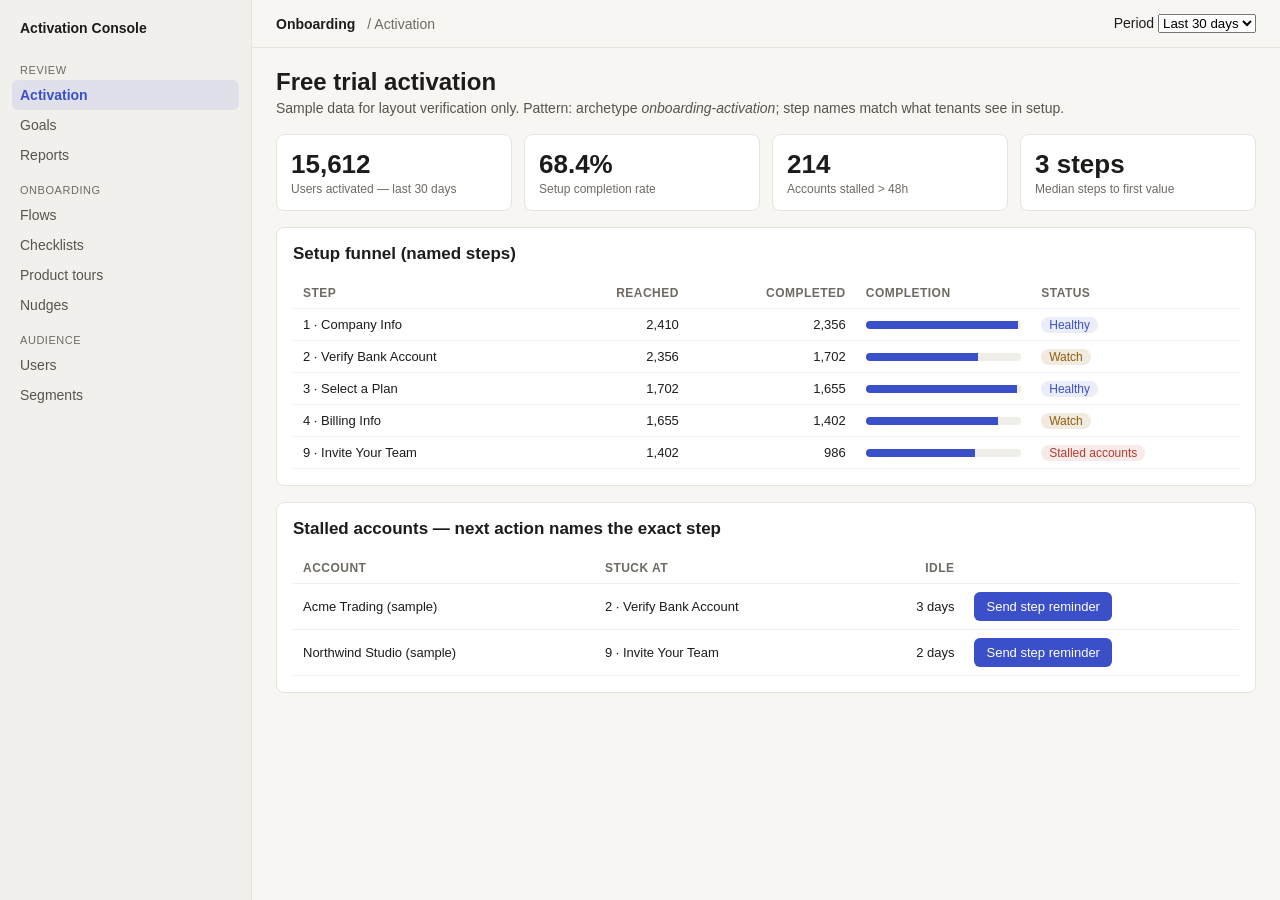
<file: reusable-ui/original-prototype-examples/activation-dashboard.html>
<!DOCTYPE html>
<html lang="en">
<head>
<meta charset="utf-8">
<meta name="viewport" content="width=device-width, initial-scale=1">
<title>Prototype — Onboarding Activation (original, UITraining tokens)</title>
<style>
/* Original clean-room prototype implementing design-intelligence/dashboard-archetypes/onboarding-activation.md
   with design-system/tokens/tokens.css values inlined for standalone viewing. Data is illustrative sample data. */
:root{--canvas:#F7F6F3;--sidebar-bg:#F1F0EC;--card:#fff;--border:#E7E4DD;--divider:#EFEEE9;--text:#1D1C1A;--text2:#57544E;--text3:#6E6A62;--accent:#3B50C8;--accent-soft:rgba(59,80,200,.1);--success:#24754B;--warning:#8F5E0E;--danger:#B23C30;--r:8px;--gutter:24px}
*{box-sizing:border-box}body{margin:0;font-family:Inter,ui-sans-serif,-apple-system,'Segoe UI',Roboto,Arial,sans-serif;background:var(--canvas);color:var(--text);font-size:14px}
.layout{display:grid;grid-template-columns:252px 1fr;min-height:100vh}
aside{background:var(--sidebar-bg);border-right:1px solid var(--border);padding:16px 12px}
aside .brand{font-weight:700;padding:4px 8px 14px}
nav a{display:block;padding:7px 8px;border-radius:6px;color:var(--text2);text-decoration:none}
nav a[aria-current]{background:var(--accent-soft);color:var(--accent);font-weight:600}
nav .grp{font-size:11px;text-transform:uppercase;letter-spacing:.05em;color:var(--text3);margin:14px 8px 4px}
main{padding:0 var(--gutter) 32px}
.topbar{height:48px;display:flex;align-items:center;gap:12px;border-bottom:1px solid var(--border);margin:0 calc(-1*var(--gutter));padding:0 var(--gutter)}
h1{font-size:24px;margin:20px 0 4px}.lead{color:var(--text2);margin:0 0 18px}
.kpis{display:grid;grid-template-columns:repeat(auto-fit,minmax(200px,1fr));gap:12px}
.kpi{background:var(--card);border:1px solid var(--border);border-radius:var(--r);padding:14px}
.kpi b{font-size:26px;font-variant-numeric:tabular-nums;display:block}
.kpi span{color:var(--text3);font-size:12px}
.card{background:var(--card);border:1px solid var(--border);border-radius:var(--r);padding:16px;margin-top:16px}
table{width:100%;border-collapse:collapse}th,td{padding:8px 10px;border-bottom:1px solid var(--divider);text-align:left;font-size:13px}
th{font-size:12px;text-transform:uppercase;letter-spacing:.04em;color:var(--text3)}
td.num,th.num{text-align:right;font-variant-numeric:tabular-nums}
.pill{padding:1px 8px;border-radius:999px;font-size:12px;background:var(--accent-soft);color:var(--accent)}
.pill.warn{background:rgba(143,94,14,.13);color:var(--warning)}.pill.bad{background:rgba(178,60,48,.1);color:var(--danger)}
.bar{height:8px;border-radius:99px;background:var(--divider);overflow:hidden}.bar i{display:block;height:100%;background:var(--accent)}
button{background:var(--accent);color:#fff;border:0;border-radius:6px;padding:7px 12px;font:inherit;cursor:pointer}
:focus-visible{outline:2px solid var(--accent);outline-offset:2px}
@media(max-width:820px){.layout{grid-template-columns:1fr}aside{display:none}}
</style>
</head>
<body>
<div class="layout">
<aside>
<div class="brand">Activation Console</div>
<nav aria-label="Primary">
<div class="grp">Review</div>
<a href="#" aria-current="page">Activation</a><a href="#">Goals</a><a href="#">Reports</a>
<div class="grp">Onboarding</div>
<a href="#">Flows</a><a href="#">Checklists</a><a href="#">Product tours</a><a href="#">Nudges</a>
<div class="grp">Audience</div>
<a href="#">Users</a><a href="#">Segments</a>
</nav>
</aside>
<main>
<div class="topbar"><strong>Onboarding</strong><span style="color:var(--text3)">/ Activation</span><span style="flex:1"></span><label>Period <select aria-label="Period"><option>Last 30 days</option><option>Last 7 days</option></select></label></div>
<h1>Free trial activation</h1>
<p class="lead">Sample data for layout verification only. Pattern: archetype <em>onboarding-activation</em>; step names match what tenants see in setup.</p>
<div class="kpis">
<div class="kpi"><b>15,612</b><span>Users activated — last 30 days</span></div>
<div class="kpi"><b>68.4%</b><span>Setup completion rate</span></div>
<div class="kpi"><b>214</b><span>Accounts stalled &gt; 48h</span></div>
<div class="kpi"><b>3 steps</b><span>Median steps to first value</span></div>
</div>
<div class="card">
<h2 style="margin-top:0;font-size:17px">Setup funnel (named steps)</h2>
<table>
<thead><tr><th>Step</th><th class="num">Reached</th><th class="num">Completed</th><th>Completion</th><th>Status</th></tr></thead>
<tbody>
<tr><td>1 · Company Info</td><td class="num">2,410</td><td class="num">2,356</td><td><div class="bar"><i style="width:98%"></i></div></td><td><span class="pill">Healthy</span></td></tr>
<tr><td>2 · Verify Bank Account</td><td class="num">2,356</td><td class="num">1,702</td><td><div class="bar"><i style="width:72%"></i></div></td><td><span class="pill warn">Watch</span></td></tr>
<tr><td>3 · Select a Plan</td><td class="num">1,702</td><td class="num">1,655</td><td><div class="bar"><i style="width:97%"></i></div></td><td><span class="pill">Healthy</span></td></tr>
<tr><td>4 · Billing Info</td><td class="num">1,655</td><td class="num">1,402</td><td><div class="bar"><i style="width:85%"></i></div></td><td><span class="pill warn">Watch</span></td></tr>
<tr><td>9 · Invite Your Team</td><td class="num">1,402</td><td class="num">986</td><td><div class="bar"><i style="width:70%"></i></div></td><td><span class="pill bad">Stalled accounts</span></td></tr>
</tbody>
</table>
</div>
<div class="card">
<h2 style="margin-top:0;font-size:17px">Stalled accounts — next action names the exact step</h2>
<table>
<thead><tr><th>Account</th><th>Stuck at</th><th class="num">Idle</th><th></th></tr></thead>
<tbody>
<tr><td>Acme Trading (sample)</td><td>2 · Verify Bank Account</td><td class="num">3 days</td><td><button type="button">Send step reminder</button></td></tr>
<tr><td>Northwind Studio (sample)</td><td>9 · Invite Your Team</td><td class="num">2 days</td><td><button type="button">Send step reminder</button></td></tr>
</tbody>
</table>
</div>
</main>
</div>
</body>
</html>
</file>
